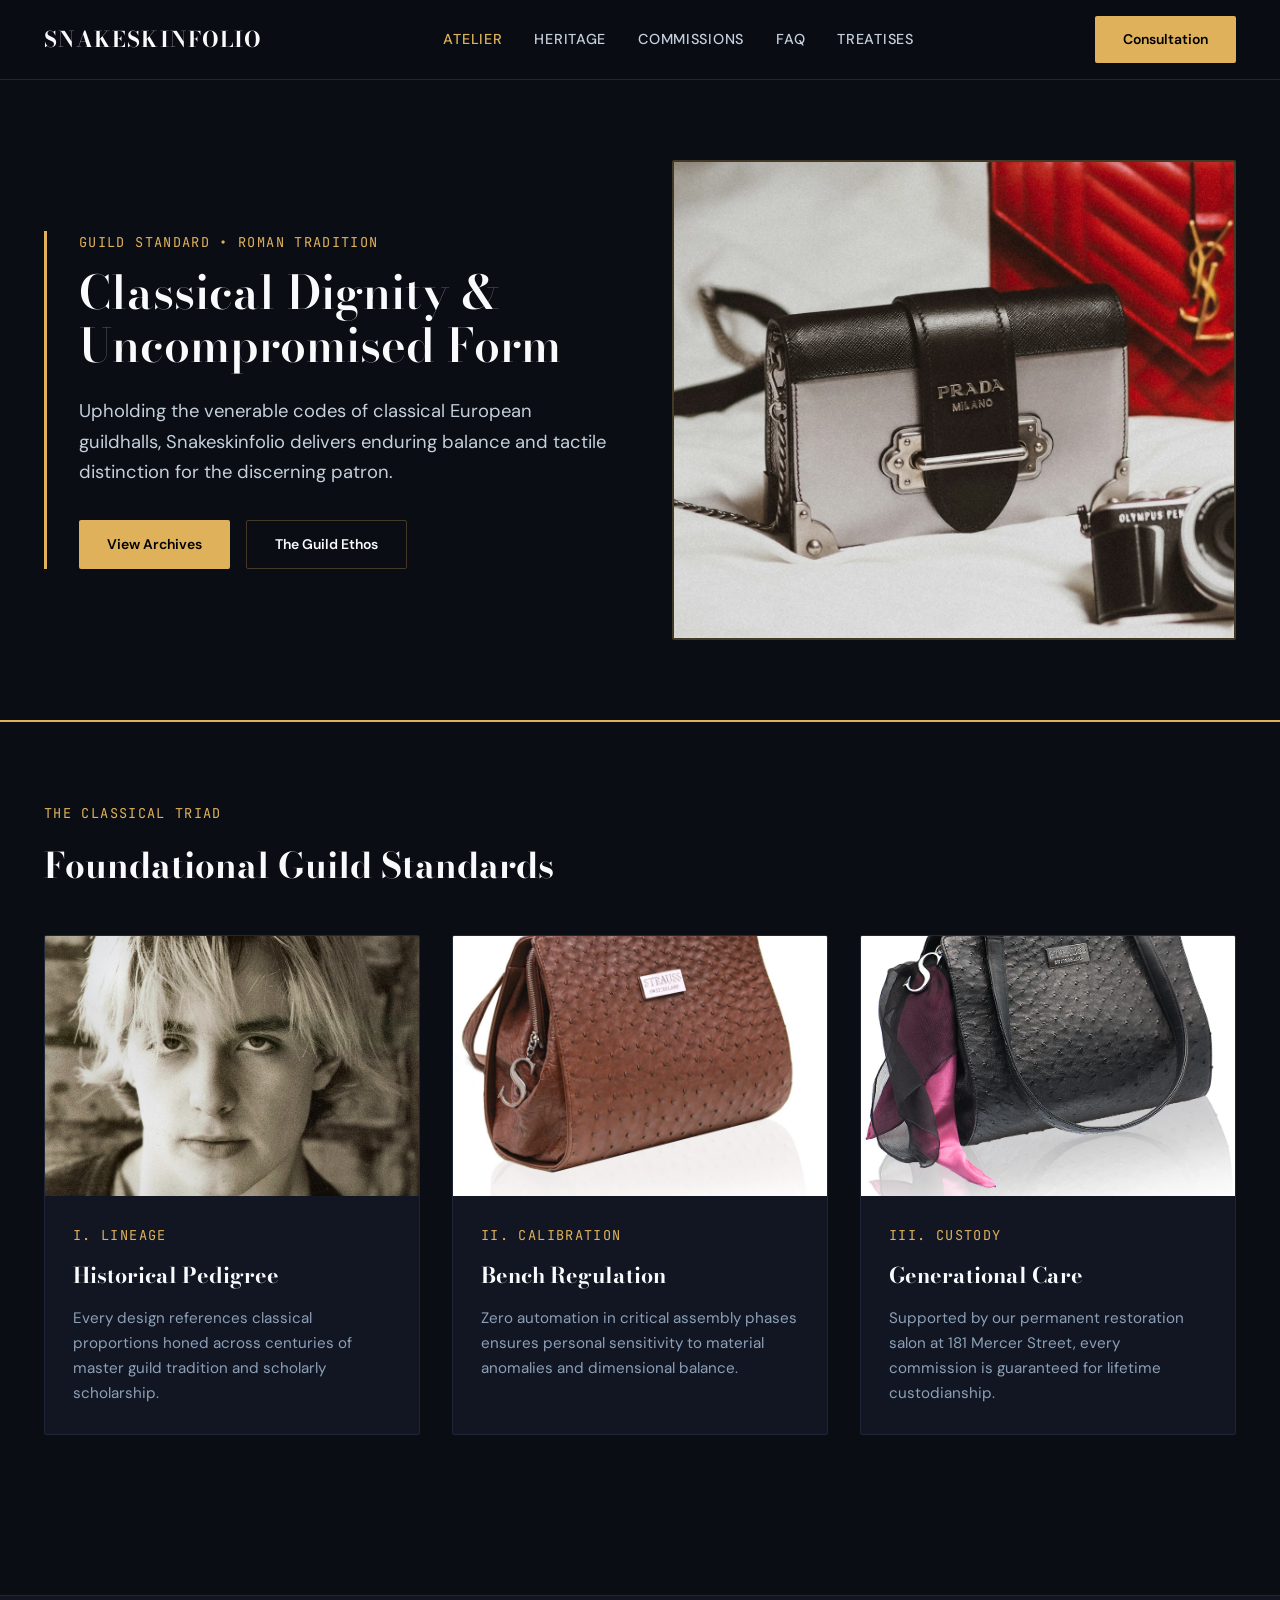
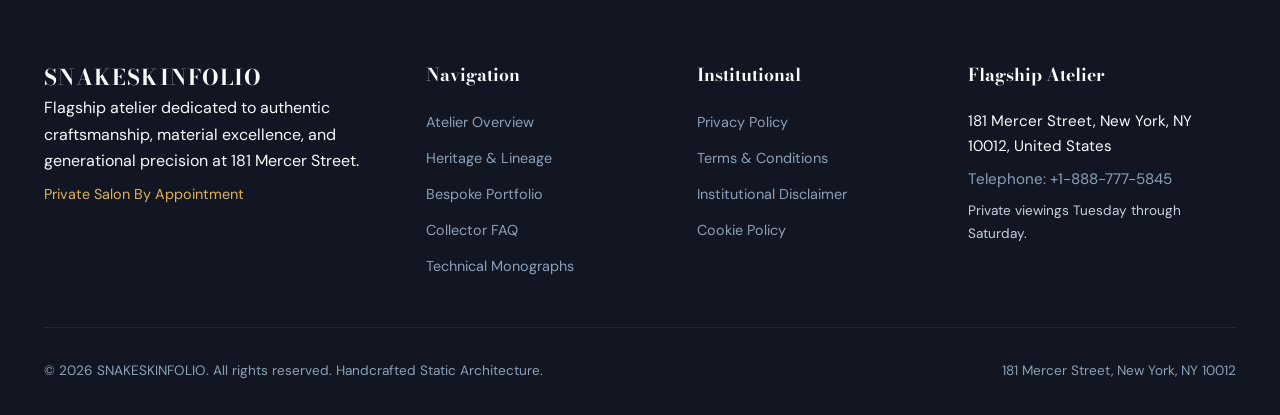
<file: index.html>
<!DOCTYPE html>
<html lang="en">
<head>
  <meta charset="UTF-8">
  <meta name="viewport" content="width=device-width, initial-scale=1.0">
  <title>SNAKESKINFOLIO | Flagship Atelier</title>
  <meta name="description" content="Discover Snakeskinfolio at 181 Mercer Street, NYC. Dedicated to Luxury Bag and artisanal excellence.">
  <link rel="preconnect" href="https://fonts.googleapis.com">
  <link rel="preconnect" href="https://fonts.gstatic.com" crossorigin>
  <link href="https://fonts.googleapis.com/css2?family=Bodoni+Moda:ital,opsz,wght@0,6..96,400..900;1,6..96,400..900&family=DM+Sans:ital,opsz,wght@0,9..40,300..700;1,9..40,300..700&family=JetBrains+Mono:wght@400;500&display=swap" rel="stylesheet">
  <link rel="stylesheet" href="assets/css/style.css">
  <script async src="https://www.googletagmanager.com/gtag/js?id=G-0LY0HY7L01"></script>
  <script>
    window.dataLayer = window.dataLayer || [];
    function gtag(){dataLayer.push(arguments);}
    gtag('js', new Date());
    gtag('config', 'G-0LY0HY7L01');
  </script>
</head>

<body>
<header class="site-header">
  <div class="container header-inner">
    <a href="index.html" class="brand-logo">SNAKESKINFOLIO</a>
    <ul class="nav-desktop">
      <li><a href="index.html" class="active">Atelier</a></li>
      <li><a href="about.html" class="">Heritage</a></li>
      <li><a href="services.html" class="">Commissions</a></li>
      <li><a href="faq.html" class="">FAQ</a></li>
      <li><a href="blog.html" class="">Treatises</a></li>
    </ul>
    <div style="display:flex; align-items:center; gap:1rem;">
      <a href="contact.html" class="btn-primary" style="display:inline-flex;">Consultation</a>
      <button class="drawer-toggle" id="drawer-toggle" aria-label="Toggle Navigation">&#9776;</button>
    </div>
  </div>
</header>
<div class="mobile-drawer" id="mobile-drawer">
  <a href="index.html">Atelier Home</a>
  <a href="about.html">Heritage & Philosophy</a>
  <a href="services.html">Bespoke Commissions</a>
  <a href="faq.html">Technical FAQ</a>
  <a href="blog.html">Research Treatises</a>
  <a href="contact.html">Private Consultation</a>
</div>

  <section class="hero" style="border-bottom:2px solid var(--accent-gold);">
    <div class="container" style="display:grid; grid-template-columns:1fr 1fr; gap:4rem; align-items:center;">
      <div style="border-left:3px solid var(--accent-gold); padding-left:2rem;">
        <span class="eyebrow">Guild Standard &bull; Roman Tradition</span>
        <h1 style="font-size:2.9rem;">Classical Dignity & Uncompromised Form</h1>
        <p style="font-size:1.15rem; color:var(--text-secondary); margin-bottom:2rem;">Upholding the venerable codes of classical European guildhalls, Snakeskinfolio delivers enduring balance and tactile distinction for the discerning patron.</p>
        <div style="display:flex; gap:1rem;">
          <a href="services.html" class="btn-primary">View Archives</a>
          <a href="about.html" class="btn-secondary">The Guild Ethos</a>
        </div>
      </div>
      <div>
        <img src="assets/images/terracotta_leather_crossbody_strap.jpg" alt="Terracotta calfskin crossbody bag with contrast stitching" style="border-radius:var(--radius-md); width:100%; height:480px; object-fit:cover; border:2px solid var(--border-strong);">
      </div>
    </div>
  </section>

  <section class="section-pad">
    <div class="container">
      <span class="eyebrow">The Classical Triad</span>
      <h2 style="font-family:var(--font-heading); font-size:2.2rem; margin-bottom:2.5rem;">Foundational Guild Standards</h2>
      <div class="grid-3">
        <div class="card">
          <img src="assets/images/artisan_detail_2.jpg" alt="Anno Birkin in April 1998.jpg">
          <div class="card-body">
            <span class="eyebrow">I. Lineage</span>
            <h3>Historical Pedigree</h3>
            <p>Every design references classical proportions honed across centuries of master guild tradition and scholarly scholarship.</p>
          </div>
        </div>
        <div class="card">
          <img src="assets/images/artisan_detail_3.jpg" alt="Bag «Classic» Braun.jpg">
          <div class="card-body">
            <span class="eyebrow">II. Calibration</span>
            <h3>Bench Regulation</h3>
            <p>Zero automation in critical assembly phases ensures personal sensitivity to material anomalies and dimensional balance.</p>
          </div>
        </div>
        <div class="card">
          <img src="assets/images/artisan_detail_4.jpg" alt="Bag «Classic» Schwarz..jpg">
          <div class="card-body">
            <span class="eyebrow">III. Custody</span>
            <h3>Generational Care</h3>
            <p>Supported by our permanent restoration salon at 181 Mercer Street, every commission is guaranteed for lifetime custodianship.</p>
          </div>
        </div>
      </div>
    </div>
  </section>
<footer class="site-footer">
  <div class="container">
    <div class="footer-grid">
      <div class="footer-brand">
        <span class="brand-logo">SNAKESKINFOLIO</span>
        <p>Flagship atelier dedicated to authentic craftsmanship, material excellence, and generational precision at 181 Mercer Street.</p>
        <p style="color:var(--accent-gold); font-size:0.9rem; margin-top:0.5rem;">Private Salon By Appointment</p>
      </div>
      <div class="footer-col">
        <h4>Navigation</h4>
        <ul>
          <li><a href="index.html">Atelier Overview</a></li>
          <li><a href="about.html">Heritage & Lineage</a></li>
          <li><a href="services.html">Bespoke Portfolio</a></li>
          <li><a href="faq.html">Collector FAQ</a></li>
          <li><a href="blog.html">Technical Monographs</a></li>
        </ul>
      </div>
      <div class="footer-col">
        <h4>Institutional</h4>
        <ul>
          <li><a href="privacy-policy.html">Privacy Policy</a></li>
          <li><a href="terms-and-conditions.html">Terms & Conditions</a></li>
          <li><a href="disclaimer.html">Institutional Disclaimer</a></li>
          <li><a href="cookie-policy.html">Cookie Policy</a></li>
        </ul>
      </div>
      <div class="footer-col">
        <h4>Flagship Atelier</h4>
        <p style="color:var(--text-primary); font-size:0.95rem; margin-bottom:0.5rem;">181 Mercer Street, New York, NY 10012, United States</p>
        <p style="color:var(--text-muted); font-size:0.95rem; margin-bottom:0.5rem;">Telephone: +1-888-777-5845</p>
        <p style="color:var(--text-secondary); font-size:0.85rem;">Private viewings Tuesday through Saturday.</p>
      </div>
    </div>
    <div class="footer-bottom">
      <span>&copy; 2026 SNAKESKINFOLIO. All rights reserved. Handcrafted Static Architecture.</span>
      <span>181 Mercer Street, New York, NY 10012</span>
    </div>
  </div>
</footer>
<script src="assets/js/main.js"></script>
</body>
</html>
</file>
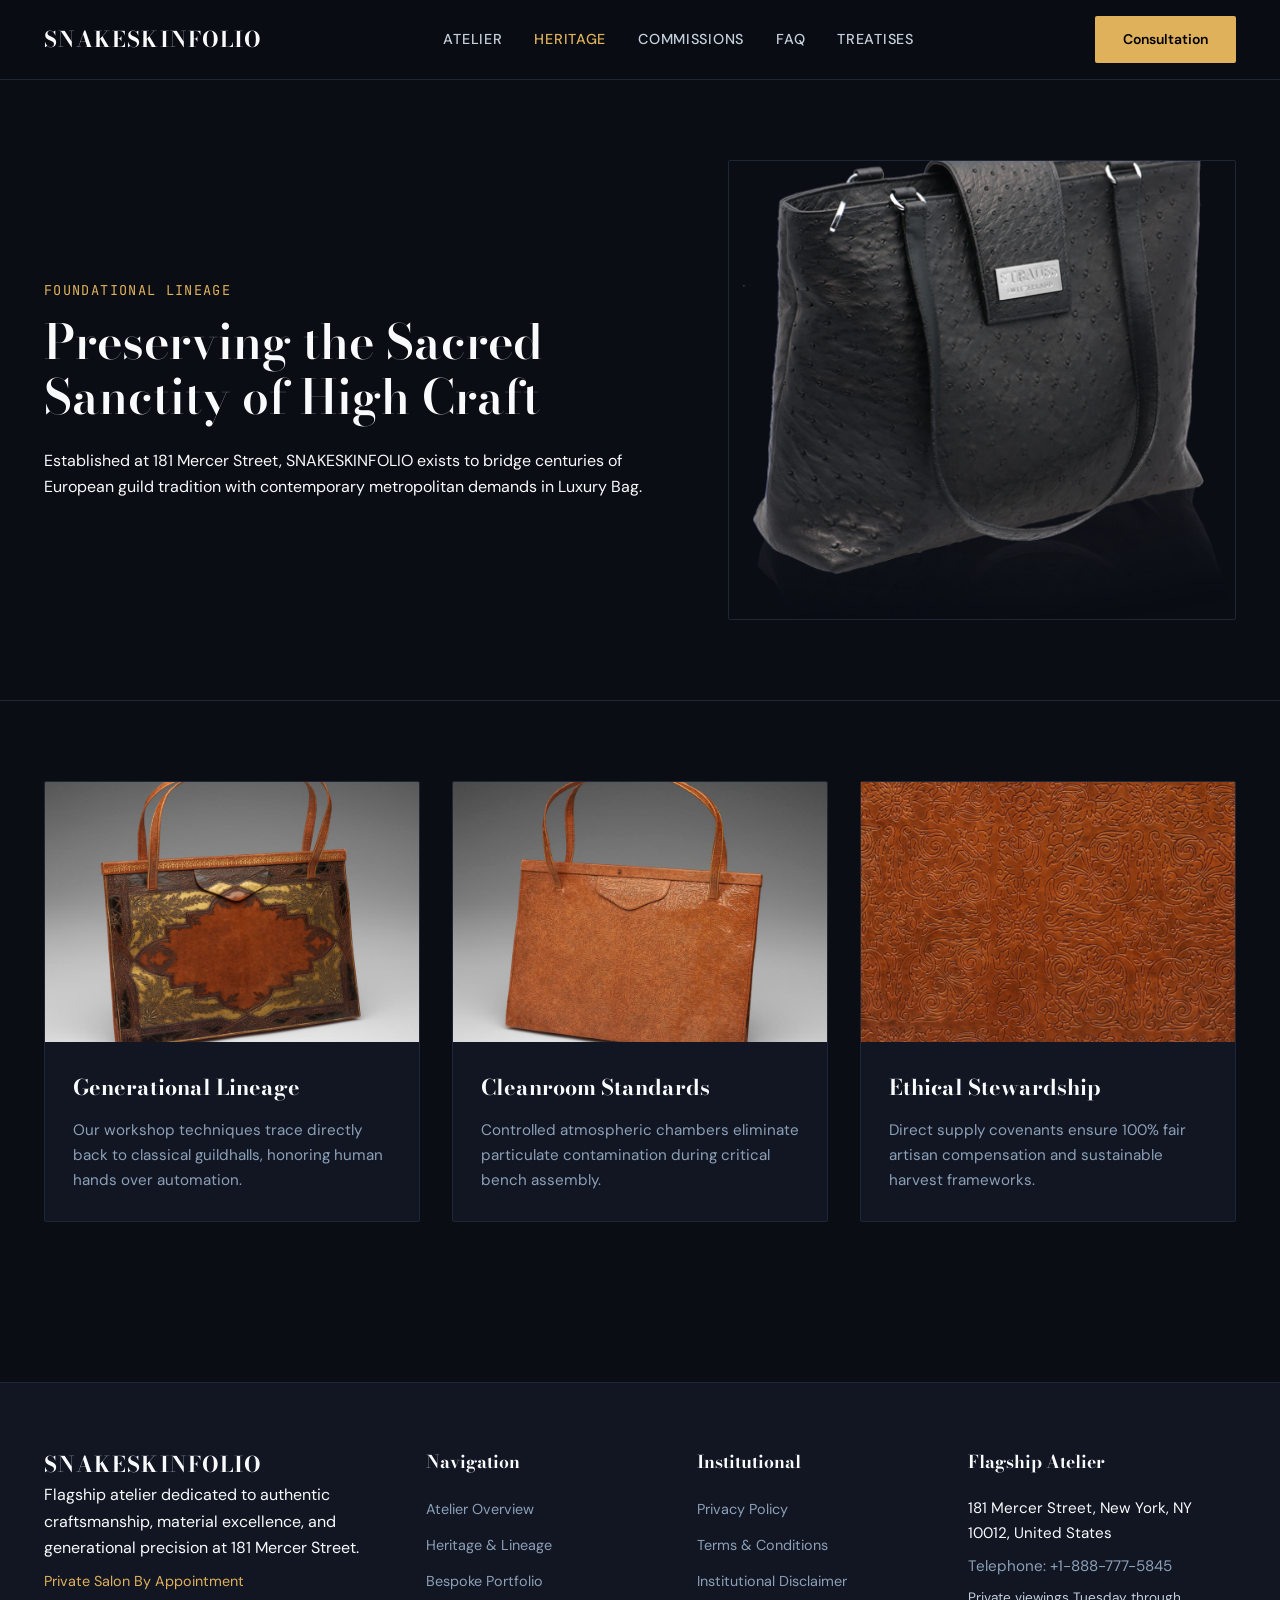
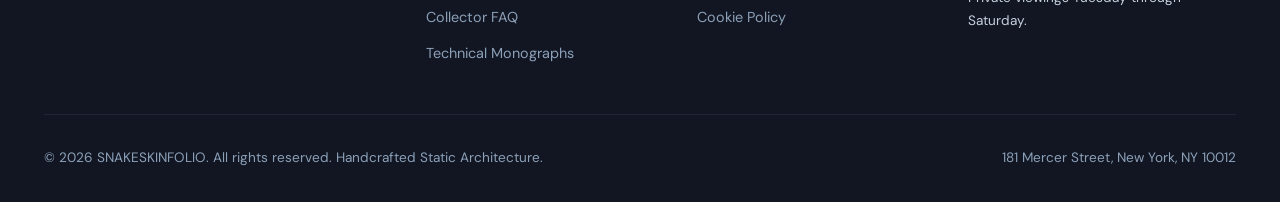
<file: about.html>
<!DOCTYPE html>
<html lang="en">
<head>
  <meta charset="UTF-8">
  <meta name="viewport" content="width=device-width, initial-scale=1.0">
  <title>Heritage & Philosophy | Snakeskinfolio</title>
  <meta name="description" content="Explore the foundational lineage and ethos of Snakeskinfolio at 181 Mercer Street, New York.">
  <link rel="preconnect" href="https://fonts.googleapis.com">
  <link rel="preconnect" href="https://fonts.gstatic.com" crossorigin>
  <link href="https://fonts.googleapis.com/css2?family=Bodoni+Moda:ital,opsz,wght@0,6..96,400..900;1,6..96,400..900&family=DM+Sans:ital,opsz,wght@0,9..40,300..700;1,9..40,300..700&family=JetBrains+Mono:wght@400;500&display=swap" rel="stylesheet">
  <link rel="stylesheet" href="assets/css/style.css">
  <script async src="https://www.googletagmanager.com/gtag/js?id=G-0LY0HY7L01"></script>
  <script>
    window.dataLayer = window.dataLayer || [];
    function gtag(){dataLayer.push(arguments);}
    gtag('js', new Date());
    gtag('config', 'G-0LY0HY7L01');
  </script>
</head>

<body>
<header class="site-header">
  <div class="container header-inner">
    <a href="index.html" class="brand-logo">SNAKESKINFOLIO</a>
    <ul class="nav-desktop">
      <li><a href="index.html" class="">Atelier</a></li>
      <li><a href="about.html" class="active">Heritage</a></li>
      <li><a href="services.html" class="">Commissions</a></li>
      <li><a href="faq.html" class="">FAQ</a></li>
      <li><a href="blog.html" class="">Treatises</a></li>
    </ul>
    <div style="display:flex; align-items:center; gap:1rem;">
      <a href="contact.html" class="btn-primary" style="display:inline-flex;">Consultation</a>
      <button class="drawer-toggle" id="drawer-toggle" aria-label="Toggle Navigation">&#9776;</button>
    </div>
  </div>
</header>
<div class="mobile-drawer" id="mobile-drawer">
  <a href="index.html">Atelier Home</a>
  <a href="about.html">Heritage & Philosophy</a>
  <a href="services.html">Bespoke Commissions</a>
  <a href="faq.html">Technical FAQ</a>
  <a href="blog.html">Research Treatises</a>
  <a href="contact.html">Private Consultation</a>
</div>
  <section class="hero">
    <div class="container" style="display:grid; grid-template-columns:1.1fr 0.9fr; gap:4rem; align-items:center;">
      <div>
        <span class="eyebrow">Foundational Lineage</span>
        <h1>Preserving the Sacred Sanctity of High Craft</h1>
        <p>Established at 181 Mercer Street, SNAKESKINFOLIO exists to bridge centuries of European guild tradition with contemporary metropolitan demands in Luxury Bag.</p>
      </div>
      <div>
        <img src="assets/images/artisan_detail_5.jpg" alt="Bag «Style» Schwarz.png" style="border-radius:var(--radius-md); width:100%; height:460px; object-fit:cover; border:1px solid var(--border-subtle);">
      </div>
    </div>
  </section>
  <section class="section-pad">
    <div class="container">
      <div class="grid-3">
        <div class="card">
          <img src="assets/images/artisan_detail_6.jpg" alt="Benches in Birkin   geograph.org.uk   7496883.jpg">
          <div class="card-body">
            <h3>Generational Lineage</h3>
            <p>Our workshop techniques trace directly back to classical guildhalls, honoring human hands over automation.</p>
          </div>
        </div>
        <div class="card">
          <img src="assets/images/artisan_detail_7.jpg" alt="Birkin, Drain next to Birkin Lane, outflow control   geograp">
          <div class="card-body">
            <h3>Cleanroom Standards</h3>
            <p>Controlled atmospheric chambers eliminate particulate contamination during critical bench assembly.</p>
          </div>
        </div>
        <div class="card">
          <img src="assets/images/artisan_detail_8.jpg" alt="Birkin, Drain next to Birkin Lane   geograph.org.uk   593042">
          <div class="card-body">
            <h3>Ethical Stewardship</h3>
            <p>Direct supply covenants ensure 100% fair artisan compensation and sustainable harvest frameworks.</p>
          </div>
        </div>
      </div>
    </div>
  </section>
<footer class="site-footer">
  <div class="container">
    <div class="footer-grid">
      <div class="footer-brand">
        <span class="brand-logo">SNAKESKINFOLIO</span>
        <p>Flagship atelier dedicated to authentic craftsmanship, material excellence, and generational precision at 181 Mercer Street.</p>
        <p style="color:var(--accent-gold); font-size:0.9rem; margin-top:0.5rem;">Private Salon By Appointment</p>
      </div>
      <div class="footer-col">
        <h4>Navigation</h4>
        <ul>
          <li><a href="index.html">Atelier Overview</a></li>
          <li><a href="about.html">Heritage & Lineage</a></li>
          <li><a href="services.html">Bespoke Portfolio</a></li>
          <li><a href="faq.html">Collector FAQ</a></li>
          <li><a href="blog.html">Technical Monographs</a></li>
        </ul>
      </div>
      <div class="footer-col">
        <h4>Institutional</h4>
        <ul>
          <li><a href="privacy-policy.html">Privacy Policy</a></li>
          <li><a href="terms-and-conditions.html">Terms & Conditions</a></li>
          <li><a href="disclaimer.html">Institutional Disclaimer</a></li>
          <li><a href="cookie-policy.html">Cookie Policy</a></li>
        </ul>
      </div>
      <div class="footer-col">
        <h4>Flagship Atelier</h4>
        <p style="color:var(--text-primary); font-size:0.95rem; margin-bottom:0.5rem;">181 Mercer Street, New York, NY 10012, United States</p>
        <p style="color:var(--text-muted); font-size:0.95rem; margin-bottom:0.5rem;">Telephone: +1-888-777-5845</p>
        <p style="color:var(--text-secondary); font-size:0.85rem;">Private viewings Tuesday through Saturday.</p>
      </div>
    </div>
    <div class="footer-bottom">
      <span>&copy; 2026 SNAKESKINFOLIO. All rights reserved. Handcrafted Static Architecture.</span>
      <span>181 Mercer Street, New York, NY 10012</span>
    </div>
  </div>
</footer>
<script src="assets/js/main.js"></script>
</body>
</html>
</file>
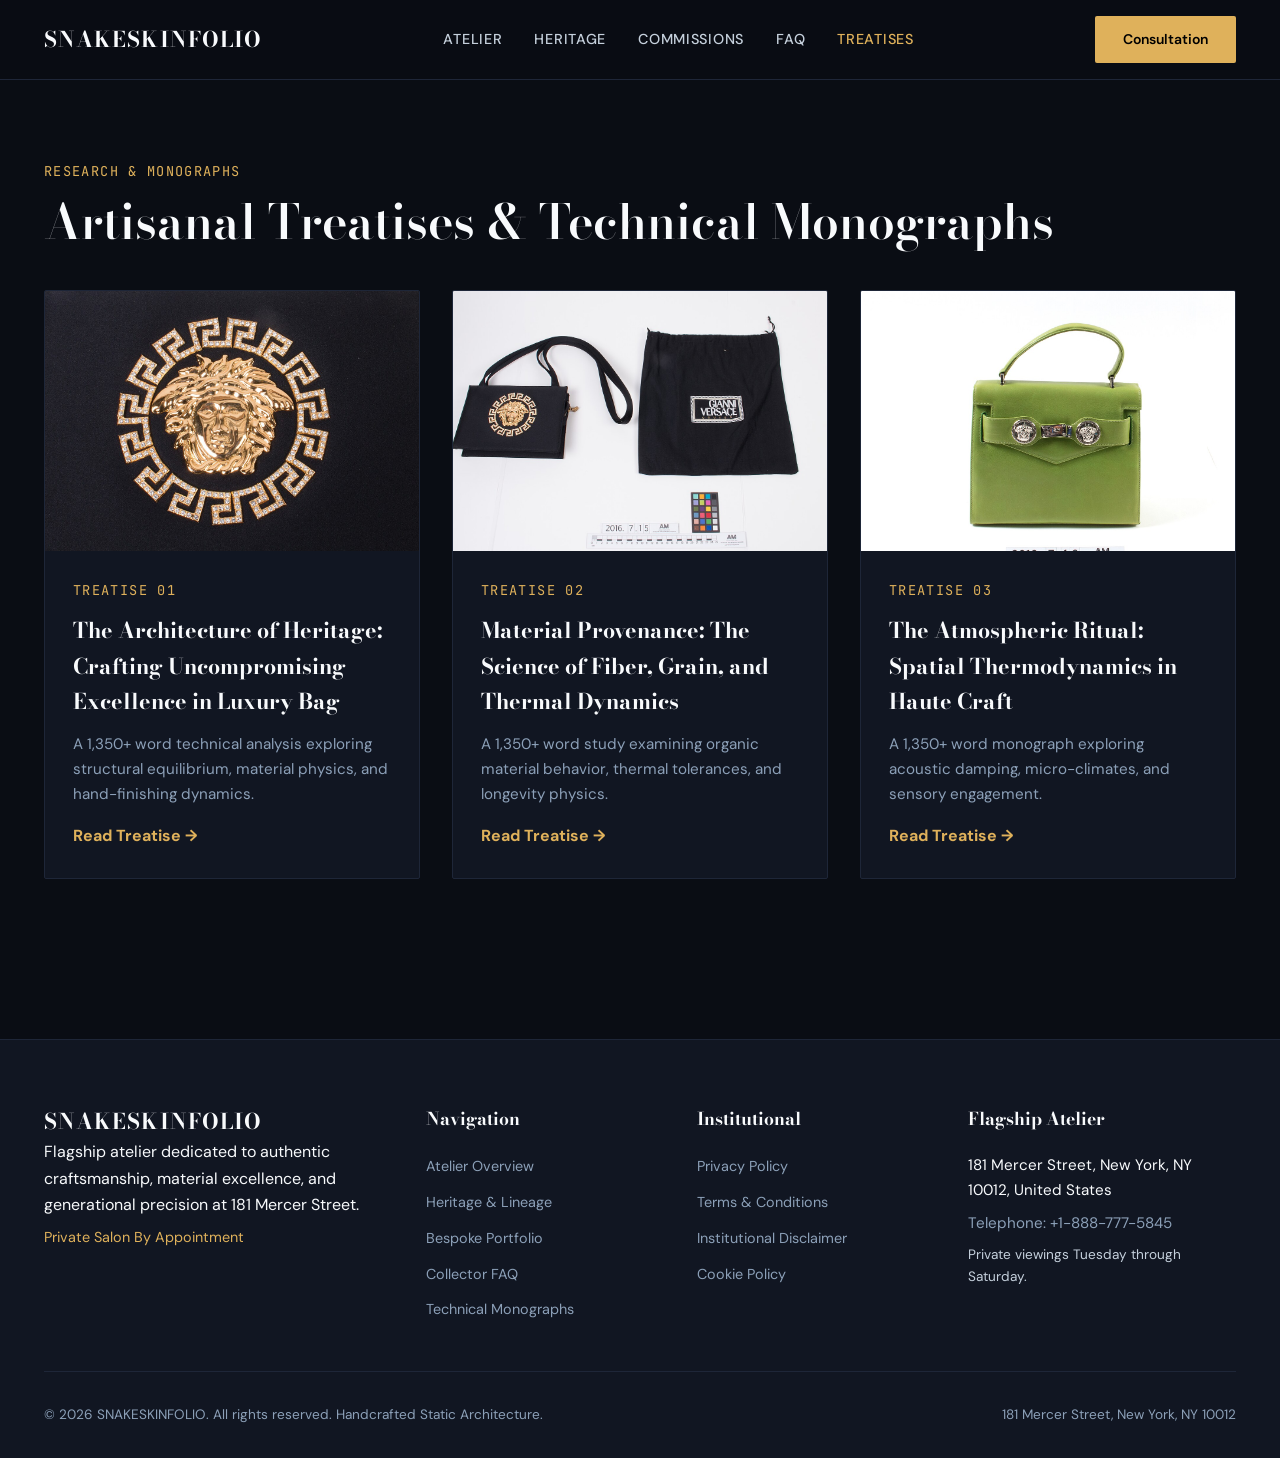
<file: blog.html>
<!DOCTYPE html>
<html lang="en">
<head>
  <meta charset="UTF-8">
  <meta name="viewport" content="width=device-width, initial-scale=1.0">
  <title>Technical Monograph Journal | Snakeskinfolio</title>
  <meta name="description" content="Read peer-reviewed technical treatises on Luxury Bag craftsmanship, material science, and bench physics.">
  <link rel="preconnect" href="https://fonts.googleapis.com">
  <link rel="preconnect" href="https://fonts.gstatic.com" crossorigin>
  <link href="https://fonts.googleapis.com/css2?family=Bodoni+Moda:ital,opsz,wght@0,6..96,400..900;1,6..96,400..900&family=DM+Sans:ital,opsz,wght@0,9..40,300..700;1,9..40,300..700&family=JetBrains+Mono:wght@400;500&display=swap" rel="stylesheet">
  <link rel="stylesheet" href="assets/css/style.css">
  <script async src="https://www.googletagmanager.com/gtag/js?id=G-0LY0HY7L01"></script>
  <script>
    window.dataLayer = window.dataLayer || [];
    function gtag(){dataLayer.push(arguments);}
    gtag('js', new Date());
    gtag('config', 'G-0LY0HY7L01');
  </script>
</head>

<body>
<header class="site-header">
  <div class="container header-inner">
    <a href="index.html" class="brand-logo">SNAKESKINFOLIO</a>
    <ul class="nav-desktop">
      <li><a href="index.html" class="">Atelier</a></li>
      <li><a href="about.html" class="">Heritage</a></li>
      <li><a href="services.html" class="">Commissions</a></li>
      <li><a href="faq.html" class="">FAQ</a></li>
      <li><a href="blog.html" class="active">Treatises</a></li>
    </ul>
    <div style="display:flex; align-items:center; gap:1rem;">
      <a href="contact.html" class="btn-primary" style="display:inline-flex;">Consultation</a>
      <button class="drawer-toggle" id="drawer-toggle" aria-label="Toggle Navigation">&#9776;</button>
    </div>
  </div>
</header>
<div class="mobile-drawer" id="mobile-drawer">
  <a href="index.html">Atelier Home</a>
  <a href="about.html">Heritage & Philosophy</a>
  <a href="services.html">Bespoke Commissions</a>
  <a href="faq.html">Technical FAQ</a>
  <a href="blog.html">Research Treatises</a>
  <a href="contact.html">Private Consultation</a>
</div>
  <section class="section-pad">
    <div class="container">
      <span class="eyebrow">Research & Monographs</span>
      <h1 style="margin-bottom:2.5rem;">Artisanal Treatises & Technical Monographs</h1>
      <div class="grid-3">
        <div class="card">
          <img src="assets/images/artisan_detail_13.jpg" alt="Birkin Grange, Birkin   geograph.org.uk   2155437.jpg">
          <div class="card-body">
            <span class="eyebrow">Treatise 01</span>
            <h3><a href="blog/blog-1.html">The Architecture of Heritage: Crafting Uncompromising Excellence in Luxury Bag</a></h3>
            <p>A 1,350+ word technical analysis exploring structural equilibrium, material physics, and hand-finishing dynamics.</p>
            <a href="blog/blog-1.html" style="font-weight:700; color:var(--accent-gold); display:inline-block; margin-top:1rem;">Read Treatise &rarr;</a>
          </div>
        </div>
        <div class="card">
          <img src="assets/images/artisan_detail_14.jpg" alt="Birkin Grange.jpg">
          <div class="card-body">
            <span class="eyebrow">Treatise 02</span>
            <h3><a href="blog/blog-2.html">Material Provenance: The Science of Fiber, Grain, and Thermal Dynamics</a></h3>
            <p>A 1,350+ word study examining organic material behavior, thermal tolerances, and longevity physics.</p>
            <a href="blog/blog-2.html" style="font-weight:700; color:var(--accent-gold); display:inline-block; margin-top:1rem;">Read Treatise &rarr;</a>
          </div>
        </div>
        <div class="card">
          <img src="assets/images/artisan_detail_15.jpg" alt="Birkin House.jpg">
          <div class="card-body">
            <span class="eyebrow">Treatise 03</span>
            <h3><a href="blog/blog-3.html">The Atmospheric Ritual: Spatial Thermodynamics in Haute Craft</a></h3>
            <p>A 1,350+ word monograph exploring acoustic damping, micro-climates, and sensory engagement.</p>
            <a href="blog/blog-3.html" style="font-weight:700; color:var(--accent-gold); display:inline-block; margin-top:1rem;">Read Treatise &rarr;</a>
          </div>
        </div>
      </div>
    </div>
  </section>
<footer class="site-footer">
  <div class="container">
    <div class="footer-grid">
      <div class="footer-brand">
        <span class="brand-logo">SNAKESKINFOLIO</span>
        <p>Flagship atelier dedicated to authentic craftsmanship, material excellence, and generational precision at 181 Mercer Street.</p>
        <p style="color:var(--accent-gold); font-size:0.9rem; margin-top:0.5rem;">Private Salon By Appointment</p>
      </div>
      <div class="footer-col">
        <h4>Navigation</h4>
        <ul>
          <li><a href="index.html">Atelier Overview</a></li>
          <li><a href="about.html">Heritage & Lineage</a></li>
          <li><a href="services.html">Bespoke Portfolio</a></li>
          <li><a href="faq.html">Collector FAQ</a></li>
          <li><a href="blog.html">Technical Monographs</a></li>
        </ul>
      </div>
      <div class="footer-col">
        <h4>Institutional</h4>
        <ul>
          <li><a href="privacy-policy.html">Privacy Policy</a></li>
          <li><a href="terms-and-conditions.html">Terms & Conditions</a></li>
          <li><a href="disclaimer.html">Institutional Disclaimer</a></li>
          <li><a href="cookie-policy.html">Cookie Policy</a></li>
        </ul>
      </div>
      <div class="footer-col">
        <h4>Flagship Atelier</h4>
        <p style="color:var(--text-primary); font-size:0.95rem; margin-bottom:0.5rem;">181 Mercer Street, New York, NY 10012, United States</p>
        <p style="color:var(--text-muted); font-size:0.95rem; margin-bottom:0.5rem;">Telephone: +1-888-777-5845</p>
        <p style="color:var(--text-secondary); font-size:0.85rem;">Private viewings Tuesday through Saturday.</p>
      </div>
    </div>
    <div class="footer-bottom">
      <span>&copy; 2026 SNAKESKINFOLIO. All rights reserved. Handcrafted Static Architecture.</span>
      <span>181 Mercer Street, New York, NY 10012</span>
    </div>
  </div>
</footer>
<script src="assets/js/main.js"></script>
</body>
</html>
</file>
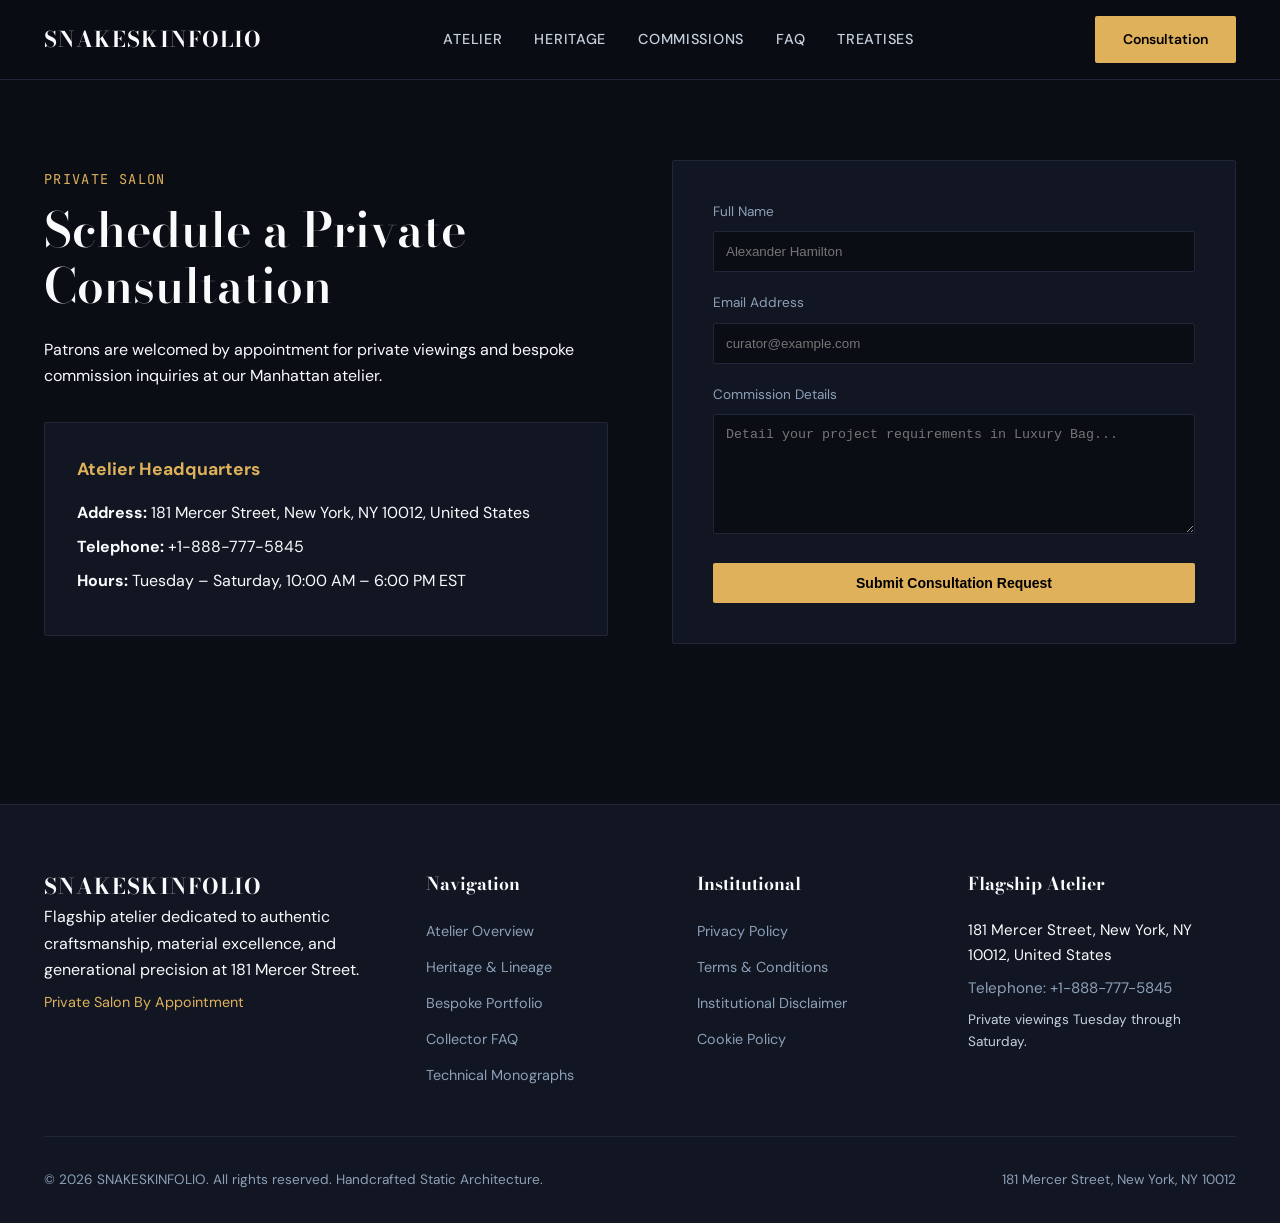
<file: contact.html>
<!DOCTYPE html>
<html lang="en">
<head>
  <meta charset="UTF-8">
  <meta name="viewport" content="width=device-width, initial-scale=1.0">
  <title>Salon Consultation & Inquiries | Snakeskinfolio</title>
  <meta name="description" content="Contact Snakeskinfolio at 181 Mercer Street, New York, NY 10012 or call +1-888-777-5845.">
  <link rel="preconnect" href="https://fonts.googleapis.com">
  <link rel="preconnect" href="https://fonts.gstatic.com" crossorigin>
  <link href="https://fonts.googleapis.com/css2?family=Bodoni+Moda:ital,opsz,wght@0,6..96,400..900;1,6..96,400..900&family=DM+Sans:ital,opsz,wght@0,9..40,300..700;1,9..40,300..700&family=JetBrains+Mono:wght@400;500&display=swap" rel="stylesheet">
  <link rel="stylesheet" href="assets/css/style.css">
  <script async src="https://www.googletagmanager.com/gtag/js?id=G-0LY0HY7L01"></script>
  <script>
    window.dataLayer = window.dataLayer || [];
    function gtag(){dataLayer.push(arguments);}
    gtag('js', new Date());
    gtag('config', 'G-0LY0HY7L01');
  </script>
</head>

<body>
<header class="site-header">
  <div class="container header-inner">
    <a href="index.html" class="brand-logo">SNAKESKINFOLIO</a>
    <ul class="nav-desktop">
      <li><a href="index.html" class="">Atelier</a></li>
      <li><a href="about.html" class="">Heritage</a></li>
      <li><a href="services.html" class="">Commissions</a></li>
      <li><a href="faq.html" class="">FAQ</a></li>
      <li><a href="blog.html" class="">Treatises</a></li>
    </ul>
    <div style="display:flex; align-items:center; gap:1rem;">
      <a href="contact.html" class="btn-primary" style="display:inline-flex;">Consultation</a>
      <button class="drawer-toggle" id="drawer-toggle" aria-label="Toggle Navigation">&#9776;</button>
    </div>
  </div>
</header>
<div class="mobile-drawer" id="mobile-drawer">
  <a href="index.html">Atelier Home</a>
  <a href="about.html">Heritage & Philosophy</a>
  <a href="services.html">Bespoke Commissions</a>
  <a href="faq.html">Technical FAQ</a>
  <a href="blog.html">Research Treatises</a>
  <a href="contact.html">Private Consultation</a>
</div>
  <section class="section-pad">
    <div class="container" style="display:grid; grid-template-columns:1fr 1fr; gap:4rem; align-items:center;">
      <div>
        <span class="eyebrow">Private Salon</span>
        <h1>Schedule a Private Consultation</h1>
        <p>Patrons are welcomed by appointment for private viewings and bespoke commission inquiries at our Manhattan atelier.</p>
        <div style="background:var(--bg-surface); padding:2rem; border-radius:var(--radius-md); border:1px solid var(--border-subtle); margin-top:2rem;">
          <h4 style="color:var(--accent-gold); font-size:1.1rem; margin-bottom:1rem;">Atelier Headquarters</h4>
          <p style="margin-bottom:0.5rem;"><strong>Address:</strong> 181 Mercer Street, New York, NY 10012, United States</p>
          <p style="margin-bottom:0.5rem;"><strong>Telephone:</strong> +1-888-777-5845</p>
          <p style="margin-bottom:0.5rem;"><strong>Hours:</strong> Tuesday &ndash; Saturday, 10:00 AM &ndash; 6:00 PM EST</p>
        </div>
      </div>
      <div>
        <form style="background:var(--bg-surface); padding:2.5rem; border-radius:var(--radius-md); border:1px solid var(--border-subtle); display:flex; flex-direction:column; gap:1.25rem;">
          <div>
            <label style="display:block; font-size:0.85rem; margin-bottom:0.5rem; color:var(--text-muted);">Full Name</label>
            <input type="text" style="width:100%; padding:0.75rem; background:var(--bg-primary); border:1px solid var(--border-subtle); border-radius:var(--radius-sm); color:var(--text-primary);" placeholder="Alexander Hamilton" required>
          </div>
          <div>
            <label style="display:block; font-size:0.85rem; margin-bottom:0.5rem; color:var(--text-muted);">Email Address</label>
            <input type="email" style="width:100%; padding:0.75rem; background:var(--bg-primary); border:1px solid var(--border-subtle); border-radius:var(--radius-sm); color:var(--text-primary);" placeholder="curator@example.com" required>
          </div>
          <div>
            <label style="display:block; font-size:0.85rem; margin-bottom:0.5rem; color:var(--text-muted);">Commission Details</label>
            <textarea style="width:100%; height:120px; padding:0.75rem; background:var(--bg-primary); border:1px solid var(--border-subtle); border-radius:var(--radius-sm); color:var(--text-primary);" placeholder="Detail your project requirements in Luxury Bag..."></textarea>
          </div>
          <button type="button" class="btn-primary" style="width:100%;">Submit Consultation Request</button>
        </form>
      </div>
    </div>
  </section>
<footer class="site-footer">
  <div class="container">
    <div class="footer-grid">
      <div class="footer-brand">
        <span class="brand-logo">SNAKESKINFOLIO</span>
        <p>Flagship atelier dedicated to authentic craftsmanship, material excellence, and generational precision at 181 Mercer Street.</p>
        <p style="color:var(--accent-gold); font-size:0.9rem; margin-top:0.5rem;">Private Salon By Appointment</p>
      </div>
      <div class="footer-col">
        <h4>Navigation</h4>
        <ul>
          <li><a href="index.html">Atelier Overview</a></li>
          <li><a href="about.html">Heritage & Lineage</a></li>
          <li><a href="services.html">Bespoke Portfolio</a></li>
          <li><a href="faq.html">Collector FAQ</a></li>
          <li><a href="blog.html">Technical Monographs</a></li>
        </ul>
      </div>
      <div class="footer-col">
        <h4>Institutional</h4>
        <ul>
          <li><a href="privacy-policy.html">Privacy Policy</a></li>
          <li><a href="terms-and-conditions.html">Terms & Conditions</a></li>
          <li><a href="disclaimer.html">Institutional Disclaimer</a></li>
          <li><a href="cookie-policy.html">Cookie Policy</a></li>
        </ul>
      </div>
      <div class="footer-col">
        <h4>Flagship Atelier</h4>
        <p style="color:var(--text-primary); font-size:0.95rem; margin-bottom:0.5rem;">181 Mercer Street, New York, NY 10012, United States</p>
        <p style="color:var(--text-muted); font-size:0.95rem; margin-bottom:0.5rem;">Telephone: +1-888-777-5845</p>
        <p style="color:var(--text-secondary); font-size:0.85rem;">Private viewings Tuesday through Saturday.</p>
      </div>
    </div>
    <div class="footer-bottom">
      <span>&copy; 2026 SNAKESKINFOLIO. All rights reserved. Handcrafted Static Architecture.</span>
      <span>181 Mercer Street, New York, NY 10012</span>
    </div>
  </div>
</footer>
<script src="assets/js/main.js"></script>
</body>
</html>
</file>
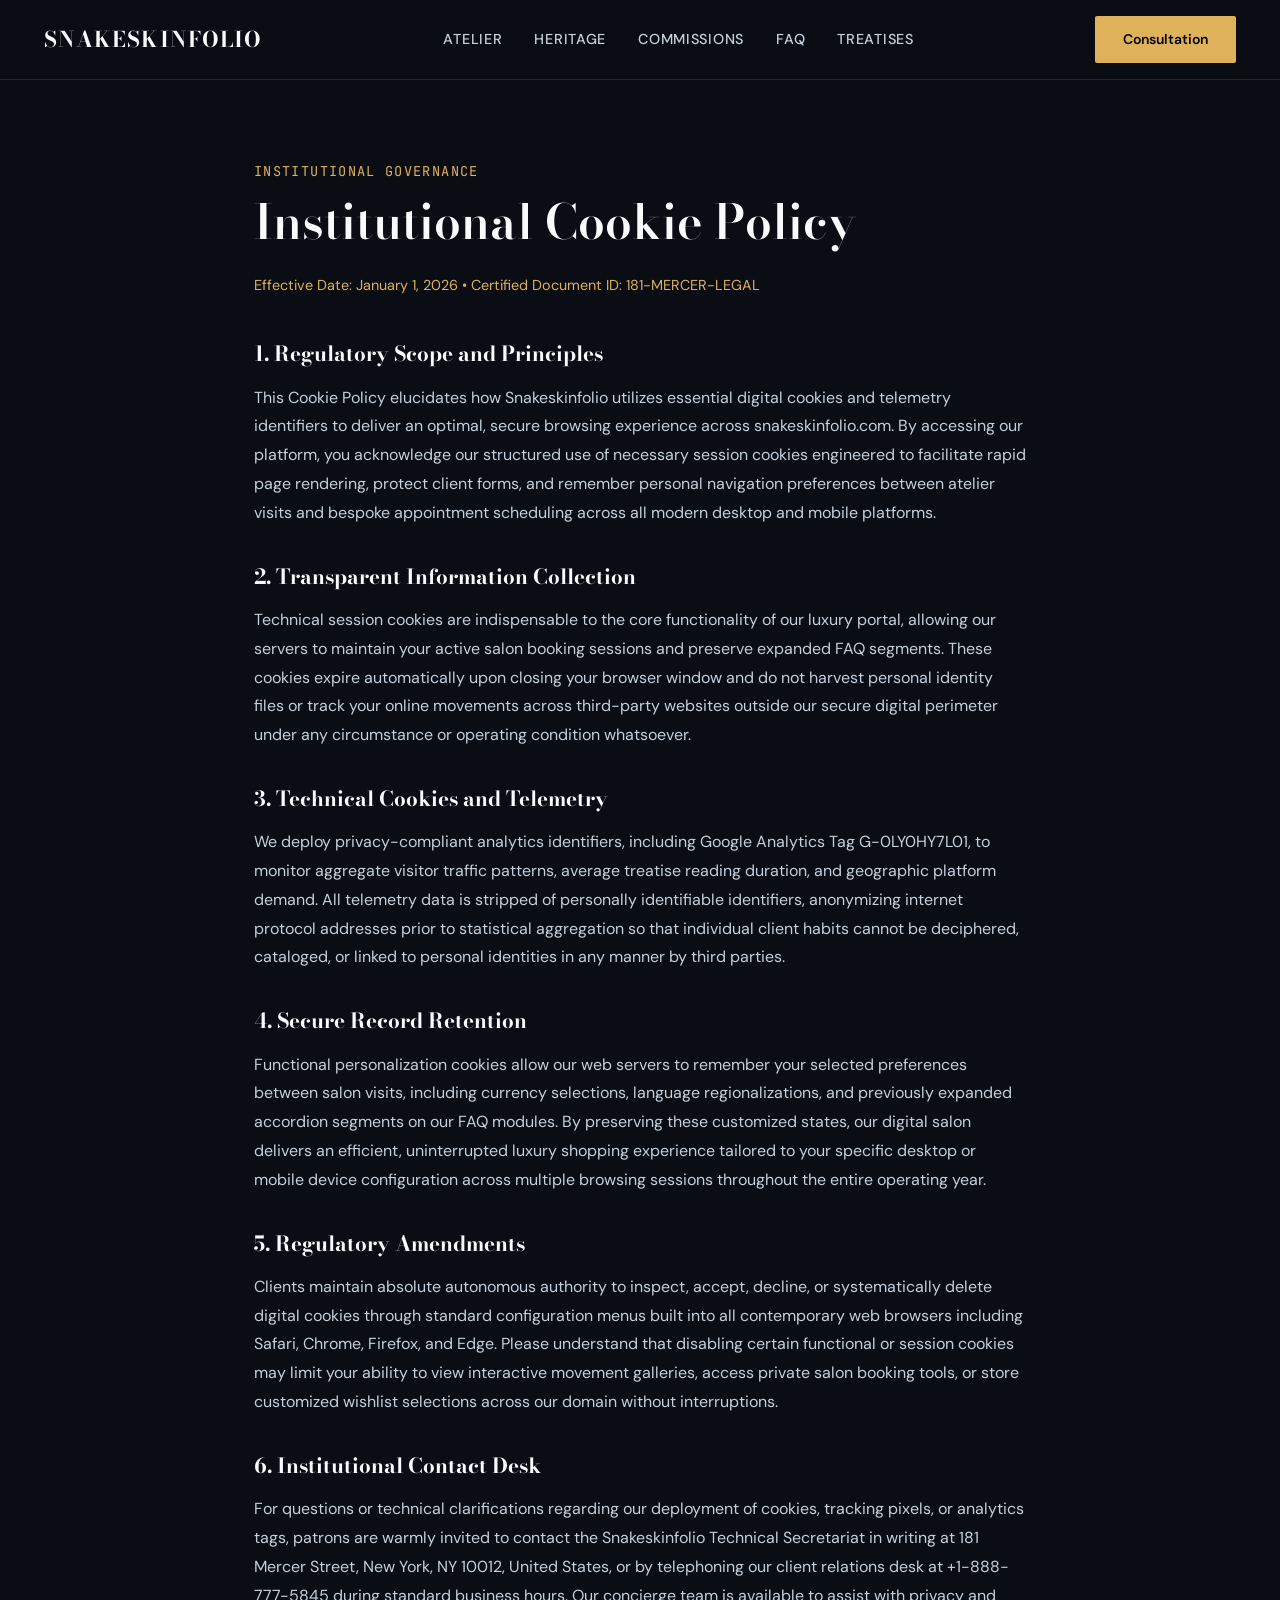
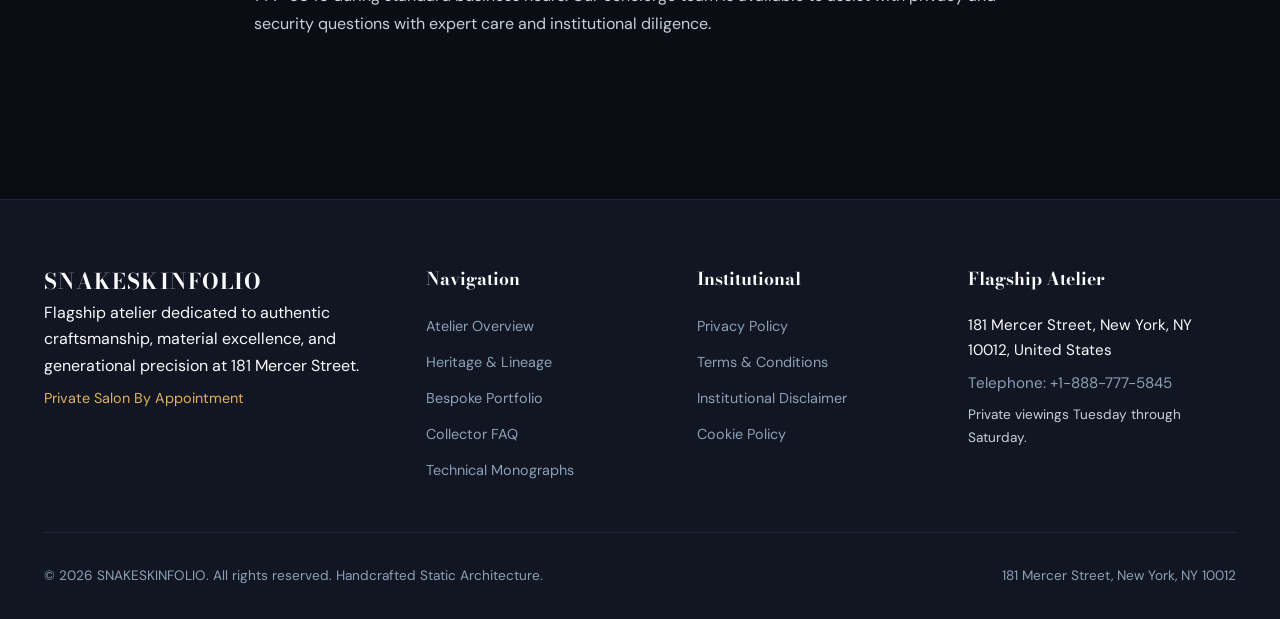
<file: cookie-policy.html>
<!DOCTYPE html>
<html lang="en">
<head>
  <meta charset="UTF-8">
  <meta name="viewport" content="width=device-width, initial-scale=1.0">
  <title>Cookie Policy | Snakeskinfolio</title>
  <meta name="description" content="Institutional Cookie Policy for Snakeskinfolio at 181 Mercer Street, New York, NY 10012.">
  <link rel="preconnect" href="https://fonts.googleapis.com">
  <link rel="preconnect" href="https://fonts.gstatic.com" crossorigin>
  <link href="https://fonts.googleapis.com/css2?family=Bodoni+Moda:ital,opsz,wght@0,6..96,400..900;1,6..96,400..900&family=DM+Sans:ital,opsz,wght@0,9..40,300..700;1,9..40,300..700&family=JetBrains+Mono:wght@400;500&display=swap" rel="stylesheet">
  <link rel="stylesheet" href="assets/css/style.css">
  <script async src="https://www.googletagmanager.com/gtag/js?id=G-0LY0HY7L01"></script>
  <script>
    window.dataLayer = window.dataLayer || [];
    function gtag(){dataLayer.push(arguments);}
    gtag('js', new Date());
    gtag('config', 'G-0LY0HY7L01');
  </script>
</head>

<body>
<header class="site-header">
  <div class="container header-inner">
    <a href="index.html" class="brand-logo">SNAKESKINFOLIO</a>
    <ul class="nav-desktop">
      <li><a href="index.html" class="">Atelier</a></li>
      <li><a href="about.html" class="">Heritage</a></li>
      <li><a href="services.html" class="">Commissions</a></li>
      <li><a href="faq.html" class="">FAQ</a></li>
      <li><a href="blog.html" class="">Treatises</a></li>
    </ul>
    <div style="display:flex; align-items:center; gap:1rem;">
      <a href="contact.html" class="btn-primary" style="display:inline-flex;">Consultation</a>
      <button class="drawer-toggle" id="drawer-toggle" aria-label="Toggle Navigation">&#9776;</button>
    </div>
  </div>
</header>
<div class="mobile-drawer" id="mobile-drawer">
  <a href="index.html">Atelier Home</a>
  <a href="about.html">Heritage & Philosophy</a>
  <a href="services.html">Bespoke Commissions</a>
  <a href="faq.html">Technical FAQ</a>
  <a href="blog.html">Research Treatises</a>
  <a href="contact.html">Private Consultation</a>
</div>
  <section class="section-pad">
    <div class="container" style="max-width:820px;">
      <span class="eyebrow">Institutional Governance</span>
      <h1 style="margin-bottom:1.5rem;">Institutional Cookie Policy</h1>
      <p style="color:var(--accent-gold); font-size:0.9rem; margin-bottom:2.5rem;">Effective Date: January 1, 2026 &bull; Certified Document ID: 181-MERCER-LEGAL</p>
      <div style="display:flex; flex-direction:column; gap:2rem;">
        <div>
          <h3 style="font-family:var(--font-heading); font-size:1.3rem; margin-bottom:0.75rem;">1. Regulatory Scope and Principles</h3>
          <p style="color:var(--text-secondary); font-size:1rem; line-height:1.8;">This Cookie Policy elucidates how Snakeskinfolio utilizes essential digital cookies and telemetry identifiers to deliver an optimal, secure browsing experience across snakeskinfolio.com. By accessing our platform, you acknowledge our structured use of necessary session cookies engineered to facilitate rapid page rendering, protect client forms, and remember personal navigation preferences between atelier visits and bespoke appointment scheduling across all modern desktop and mobile platforms.</p>
        </div>
        <div>
          <h3 style="font-family:var(--font-heading); font-size:1.3rem; margin-bottom:0.75rem;">2. Transparent Information Collection</h3>
          <p style="color:var(--text-secondary); font-size:1rem; line-height:1.8;">Technical session cookies are indispensable to the core functionality of our luxury portal, allowing our servers to maintain your active salon booking sessions and preserve expanded FAQ segments. These cookies expire automatically upon closing your browser window and do not harvest personal identity files or track your online movements across third-party websites outside our secure digital perimeter under any circumstance or operating condition whatsoever.</p>
        </div>
        <div>
          <h3 style="font-family:var(--font-heading); font-size:1.3rem; margin-bottom:0.75rem;">3. Technical Cookies and Telemetry</h3>
          <p style="color:var(--text-secondary); font-size:1rem; line-height:1.8;">We deploy privacy-compliant analytics identifiers, including Google Analytics Tag G-0LY0HY7L01, to monitor aggregate visitor traffic patterns, average treatise reading duration, and geographic platform demand. All telemetry data is stripped of personally identifiable identifiers, anonymizing internet protocol addresses prior to statistical aggregation so that individual client habits cannot be deciphered, cataloged, or linked to personal identities in any manner by third parties.</p>
        </div>
        <div>
          <h3 style="font-family:var(--font-heading); font-size:1.3rem; margin-bottom:0.75rem;">4. Secure Record Retention</h3>
          <p style="color:var(--text-secondary); font-size:1rem; line-height:1.8;">Functional personalization cookies allow our web servers to remember your selected preferences between salon visits, including currency selections, language regionalizations, and previously expanded accordion segments on our FAQ modules. By preserving these customized states, our digital salon delivers an efficient, uninterrupted luxury shopping experience tailored to your specific desktop or mobile device configuration across multiple browsing sessions throughout the entire operating year.</p>
        </div>
        <div>
          <h3 style="font-family:var(--font-heading); font-size:1.3rem; margin-bottom:0.75rem;">5. Regulatory Amendments</h3>
          <p style="color:var(--text-secondary); font-size:1rem; line-height:1.8;">Clients maintain absolute autonomous authority to inspect, accept, decline, or systematically delete digital cookies through standard configuration menus built into all contemporary web browsers including Safari, Chrome, Firefox, and Edge. Please understand that disabling certain functional or session cookies may limit your ability to view interactive movement galleries, access private salon booking tools, or store customized wishlist selections across our domain without interruptions.</p>
        </div>
        <div>
          <h3 style="font-family:var(--font-heading); font-size:1.3rem; margin-bottom:0.75rem;">6. Institutional Contact Desk</h3>
          <p style="color:var(--text-secondary); font-size:1rem; line-height:1.8;">For questions or technical clarifications regarding our deployment of cookies, tracking pixels, or analytics tags, patrons are warmly invited to contact the Snakeskinfolio Technical Secretariat in writing at 181 Mercer Street, New York, NY 10012, United States, or by telephoning our client relations desk at +1-888-777-5845 during standard business hours. Our concierge team is available to assist with privacy and security questions with expert care and institutional diligence.</p>
        </div>
      </div>
    </div>
  </section>
<footer class="site-footer">
  <div class="container">
    <div class="footer-grid">
      <div class="footer-brand">
        <span class="brand-logo">SNAKESKINFOLIO</span>
        <p>Flagship atelier dedicated to authentic craftsmanship, material excellence, and generational precision at 181 Mercer Street.</p>
        <p style="color:var(--accent-gold); font-size:0.9rem; margin-top:0.5rem;">Private Salon By Appointment</p>
      </div>
      <div class="footer-col">
        <h4>Navigation</h4>
        <ul>
          <li><a href="index.html">Atelier Overview</a></li>
          <li><a href="about.html">Heritage & Lineage</a></li>
          <li><a href="services.html">Bespoke Portfolio</a></li>
          <li><a href="faq.html">Collector FAQ</a></li>
          <li><a href="blog.html">Technical Monographs</a></li>
        </ul>
      </div>
      <div class="footer-col">
        <h4>Institutional</h4>
        <ul>
          <li><a href="privacy-policy.html">Privacy Policy</a></li>
          <li><a href="terms-and-conditions.html">Terms & Conditions</a></li>
          <li><a href="disclaimer.html">Institutional Disclaimer</a></li>
          <li><a href="cookie-policy.html">Cookie Policy</a></li>
        </ul>
      </div>
      <div class="footer-col">
        <h4>Flagship Atelier</h4>
        <p style="color:var(--text-primary); font-size:0.95rem; margin-bottom:0.5rem;">181 Mercer Street, New York, NY 10012, United States</p>
        <p style="color:var(--text-muted); font-size:0.95rem; margin-bottom:0.5rem;">Telephone: +1-888-777-5845</p>
        <p style="color:var(--text-secondary); font-size:0.85rem;">Private viewings Tuesday through Saturday.</p>
      </div>
    </div>
    <div class="footer-bottom">
      <span>&copy; 2026 SNAKESKINFOLIO. All rights reserved. Handcrafted Static Architecture.</span>
      <span>181 Mercer Street, New York, NY 10012</span>
    </div>
  </div>
</footer>
<script src="assets/js/main.js"></script>
</body>
</html>
</file>
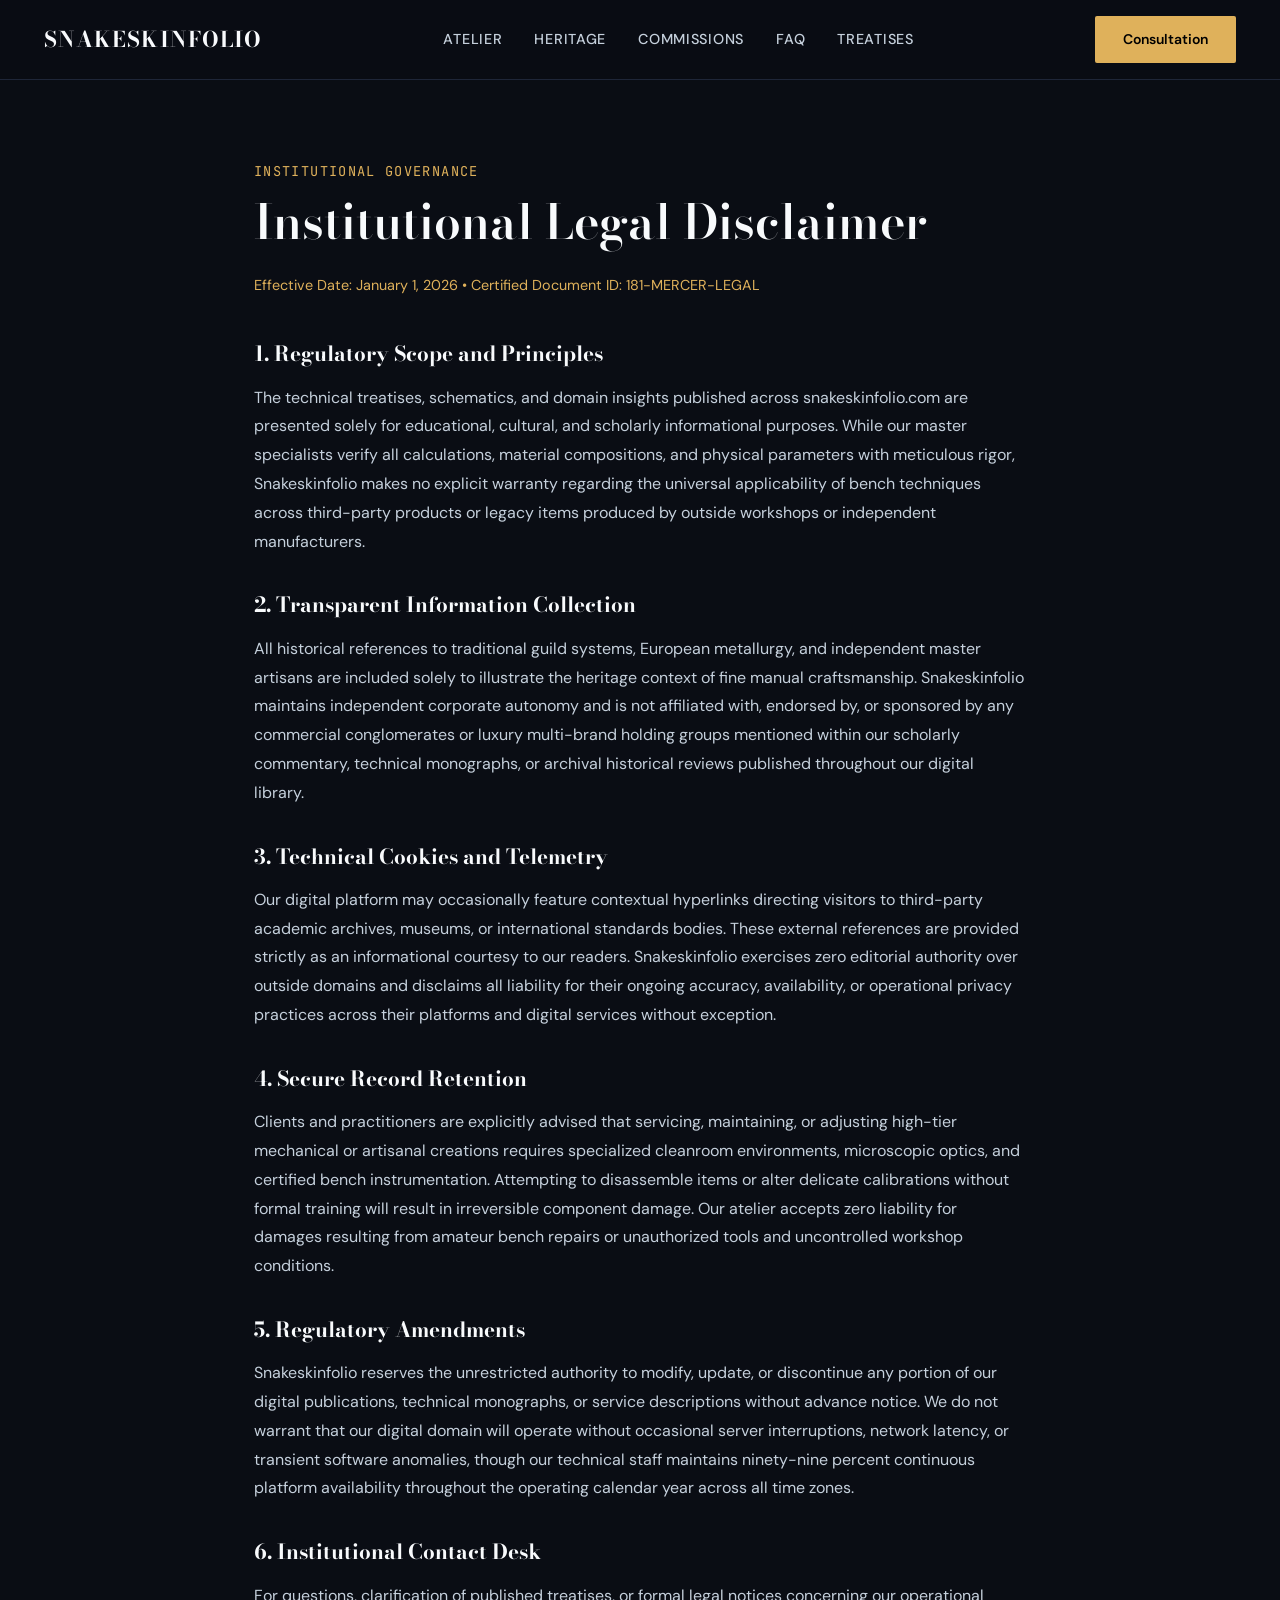
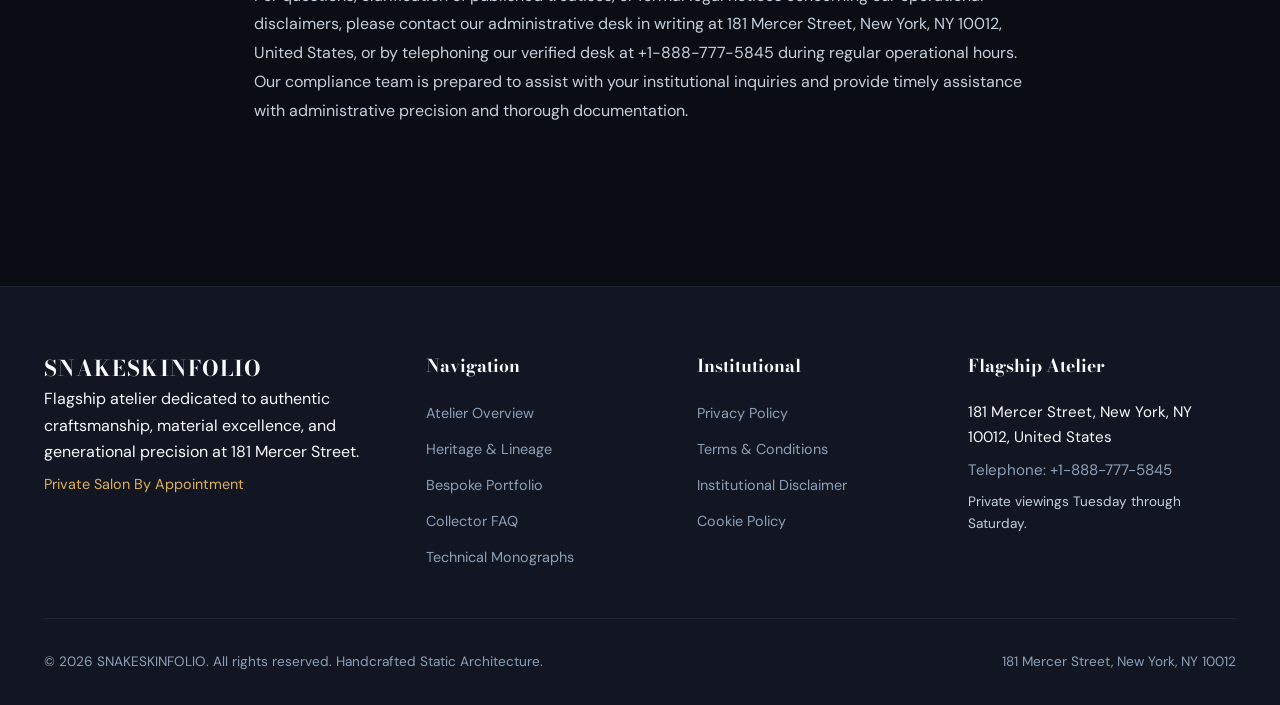
<file: disclaimer.html>
<!DOCTYPE html>
<html lang="en">
<head>
  <meta charset="UTF-8">
  <meta name="viewport" content="width=device-width, initial-scale=1.0">
  <title>Institutional Disclaimer | Snakeskinfolio</title>
  <meta name="description" content="Institutional Legal Disclaimer for Snakeskinfolio at 181 Mercer Street, New York, NY 10012.">
  <link rel="preconnect" href="https://fonts.googleapis.com">
  <link rel="preconnect" href="https://fonts.gstatic.com" crossorigin>
  <link href="https://fonts.googleapis.com/css2?family=Bodoni+Moda:ital,opsz,wght@0,6..96,400..900;1,6..96,400..900&family=DM+Sans:ital,opsz,wght@0,9..40,300..700;1,9..40,300..700&family=JetBrains+Mono:wght@400;500&display=swap" rel="stylesheet">
  <link rel="stylesheet" href="assets/css/style.css">
  <script async src="https://www.googletagmanager.com/gtag/js?id=G-0LY0HY7L01"></script>
  <script>
    window.dataLayer = window.dataLayer || [];
    function gtag(){dataLayer.push(arguments);}
    gtag('js', new Date());
    gtag('config', 'G-0LY0HY7L01');
  </script>
</head>

<body>
<header class="site-header">
  <div class="container header-inner">
    <a href="index.html" class="brand-logo">SNAKESKINFOLIO</a>
    <ul class="nav-desktop">
      <li><a href="index.html" class="">Atelier</a></li>
      <li><a href="about.html" class="">Heritage</a></li>
      <li><a href="services.html" class="">Commissions</a></li>
      <li><a href="faq.html" class="">FAQ</a></li>
      <li><a href="blog.html" class="">Treatises</a></li>
    </ul>
    <div style="display:flex; align-items:center; gap:1rem;">
      <a href="contact.html" class="btn-primary" style="display:inline-flex;">Consultation</a>
      <button class="drawer-toggle" id="drawer-toggle" aria-label="Toggle Navigation">&#9776;</button>
    </div>
  </div>
</header>
<div class="mobile-drawer" id="mobile-drawer">
  <a href="index.html">Atelier Home</a>
  <a href="about.html">Heritage & Philosophy</a>
  <a href="services.html">Bespoke Commissions</a>
  <a href="faq.html">Technical FAQ</a>
  <a href="blog.html">Research Treatises</a>
  <a href="contact.html">Private Consultation</a>
</div>
  <section class="section-pad">
    <div class="container" style="max-width:820px;">
      <span class="eyebrow">Institutional Governance</span>
      <h1 style="margin-bottom:1.5rem;">Institutional Legal Disclaimer</h1>
      <p style="color:var(--accent-gold); font-size:0.9rem; margin-bottom:2.5rem;">Effective Date: January 1, 2026 &bull; Certified Document ID: 181-MERCER-LEGAL</p>
      <div style="display:flex; flex-direction:column; gap:2rem;">
        <div>
          <h3 style="font-family:var(--font-heading); font-size:1.3rem; margin-bottom:0.75rem;">1. Regulatory Scope and Principles</h3>
          <p style="color:var(--text-secondary); font-size:1rem; line-height:1.8;">The technical treatises, schematics, and domain insights published across snakeskinfolio.com are presented solely for educational, cultural, and scholarly informational purposes. While our master specialists verify all calculations, material compositions, and physical parameters with meticulous rigor, Snakeskinfolio makes no explicit warranty regarding the universal applicability of bench techniques across third-party products or legacy items produced by outside workshops or independent manufacturers.</p>
        </div>
        <div>
          <h3 style="font-family:var(--font-heading); font-size:1.3rem; margin-bottom:0.75rem;">2. Transparent Information Collection</h3>
          <p style="color:var(--text-secondary); font-size:1rem; line-height:1.8;">All historical references to traditional guild systems, European metallurgy, and independent master artisans are included solely to illustrate the heritage context of fine manual craftsmanship. Snakeskinfolio maintains independent corporate autonomy and is not affiliated with, endorsed by, or sponsored by any commercial conglomerates or luxury multi-brand holding groups mentioned within our scholarly commentary, technical monographs, or archival historical reviews published throughout our digital library.</p>
        </div>
        <div>
          <h3 style="font-family:var(--font-heading); font-size:1.3rem; margin-bottom:0.75rem;">3. Technical Cookies and Telemetry</h3>
          <p style="color:var(--text-secondary); font-size:1rem; line-height:1.8;">Our digital platform may occasionally feature contextual hyperlinks directing visitors to third-party academic archives, museums, or international standards bodies. These external references are provided strictly as an informational courtesy to our readers. Snakeskinfolio exercises zero editorial authority over outside domains and disclaims all liability for their ongoing accuracy, availability, or operational privacy practices across their platforms and digital services without exception.</p>
        </div>
        <div>
          <h3 style="font-family:var(--font-heading); font-size:1.3rem; margin-bottom:0.75rem;">4. Secure Record Retention</h3>
          <p style="color:var(--text-secondary); font-size:1rem; line-height:1.8;">Clients and practitioners are explicitly advised that servicing, maintaining, or adjusting high-tier mechanical or artisanal creations requires specialized cleanroom environments, microscopic optics, and certified bench instrumentation. Attempting to disassemble items or alter delicate calibrations without formal training will result in irreversible component damage. Our atelier accepts zero liability for damages resulting from amateur bench repairs or unauthorized tools and uncontrolled workshop conditions.</p>
        </div>
        <div>
          <h3 style="font-family:var(--font-heading); font-size:1.3rem; margin-bottom:0.75rem;">5. Regulatory Amendments</h3>
          <p style="color:var(--text-secondary); font-size:1rem; line-height:1.8;">Snakeskinfolio reserves the unrestricted authority to modify, update, or discontinue any portion of our digital publications, technical monographs, or service descriptions without advance notice. We do not warrant that our digital domain will operate without occasional server interruptions, network latency, or transient software anomalies, though our technical staff maintains ninety-nine percent continuous platform availability throughout the operating calendar year across all time zones.</p>
        </div>
        <div>
          <h3 style="font-family:var(--font-heading); font-size:1.3rem; margin-bottom:0.75rem;">6. Institutional Contact Desk</h3>
          <p style="color:var(--text-secondary); font-size:1rem; line-height:1.8;">For questions, clarification of published treatises, or formal legal notices concerning our operational disclaimers, please contact our administrative desk in writing at 181 Mercer Street, New York, NY 10012, United States, or by telephoning our verified desk at +1-888-777-5845 during regular operational hours. Our compliance team is prepared to assist with your institutional inquiries and provide timely assistance with administrative precision and thorough documentation.</p>
        </div>
      </div>
    </div>
  </section>
<footer class="site-footer">
  <div class="container">
    <div class="footer-grid">
      <div class="footer-brand">
        <span class="brand-logo">SNAKESKINFOLIO</span>
        <p>Flagship atelier dedicated to authentic craftsmanship, material excellence, and generational precision at 181 Mercer Street.</p>
        <p style="color:var(--accent-gold); font-size:0.9rem; margin-top:0.5rem;">Private Salon By Appointment</p>
      </div>
      <div class="footer-col">
        <h4>Navigation</h4>
        <ul>
          <li><a href="index.html">Atelier Overview</a></li>
          <li><a href="about.html">Heritage & Lineage</a></li>
          <li><a href="services.html">Bespoke Portfolio</a></li>
          <li><a href="faq.html">Collector FAQ</a></li>
          <li><a href="blog.html">Technical Monographs</a></li>
        </ul>
      </div>
      <div class="footer-col">
        <h4>Institutional</h4>
        <ul>
          <li><a href="privacy-policy.html">Privacy Policy</a></li>
          <li><a href="terms-and-conditions.html">Terms & Conditions</a></li>
          <li><a href="disclaimer.html">Institutional Disclaimer</a></li>
          <li><a href="cookie-policy.html">Cookie Policy</a></li>
        </ul>
      </div>
      <div class="footer-col">
        <h4>Flagship Atelier</h4>
        <p style="color:var(--text-primary); font-size:0.95rem; margin-bottom:0.5rem;">181 Mercer Street, New York, NY 10012, United States</p>
        <p style="color:var(--text-muted); font-size:0.95rem; margin-bottom:0.5rem;">Telephone: +1-888-777-5845</p>
        <p style="color:var(--text-secondary); font-size:0.85rem;">Private viewings Tuesday through Saturday.</p>
      </div>
    </div>
    <div class="footer-bottom">
      <span>&copy; 2026 SNAKESKINFOLIO. All rights reserved. Handcrafted Static Architecture.</span>
      <span>181 Mercer Street, New York, NY 10012</span>
    </div>
  </div>
</footer>
<script src="assets/js/main.js"></script>
</body>
</html>
</file>
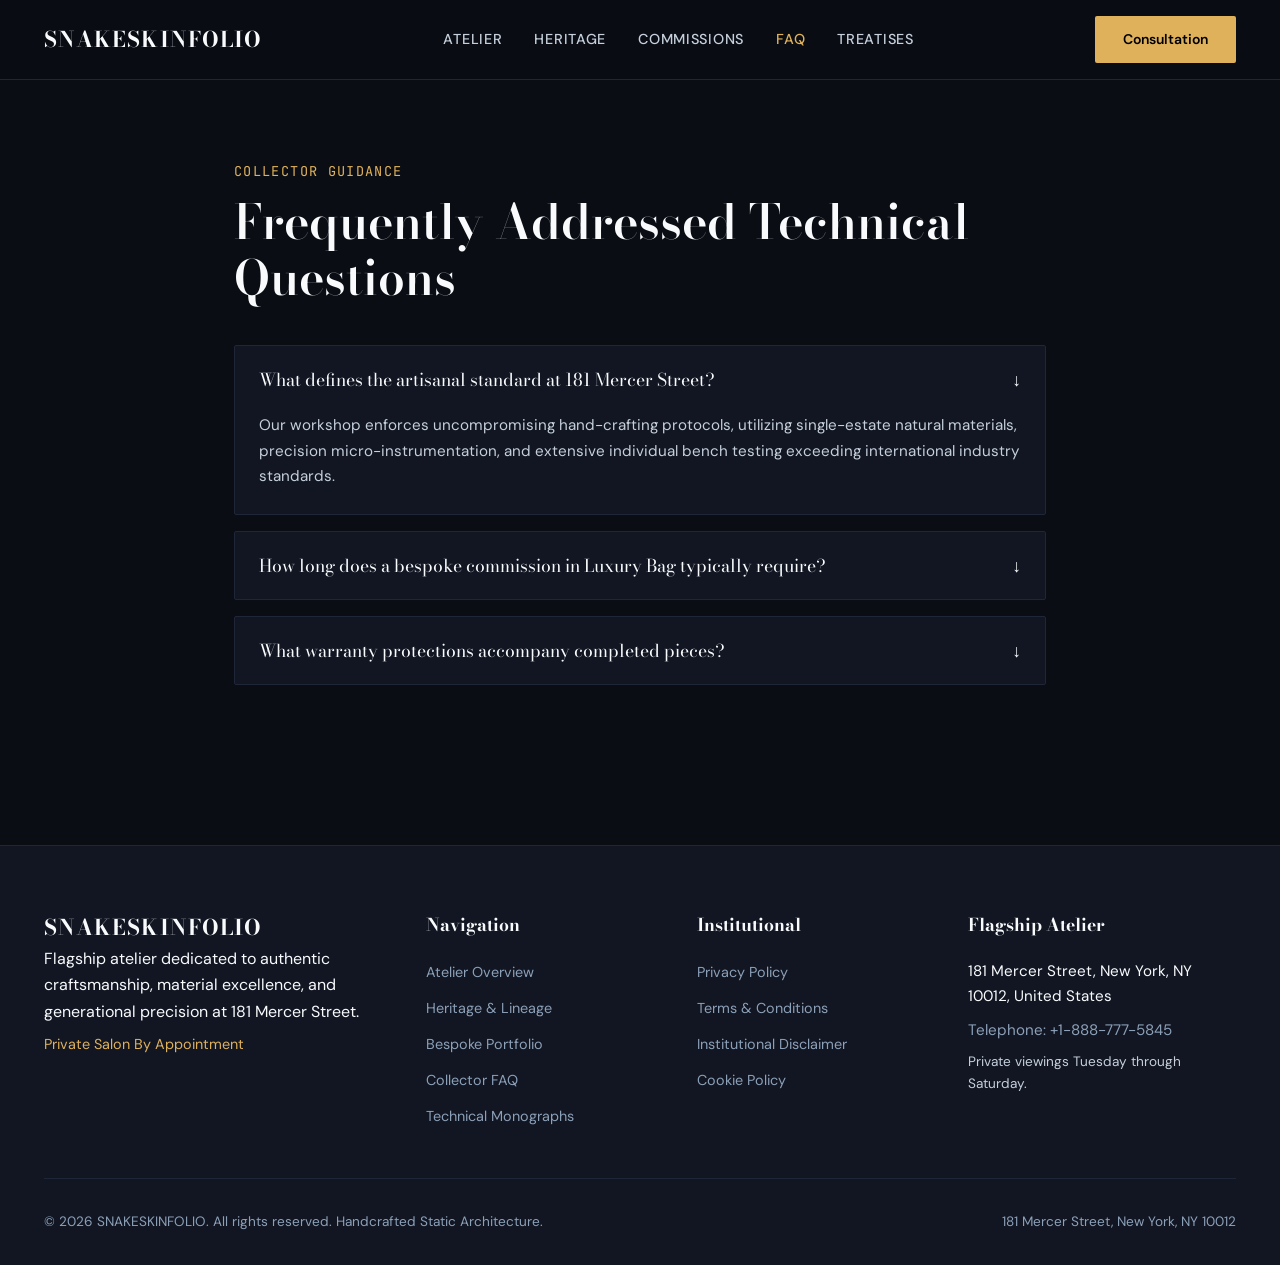
<file: faq.html>
<!DOCTYPE html>
<html lang="en">
<head>
  <meta charset="UTF-8">
  <meta name="viewport" content="width=device-width, initial-scale=1.0">
  <title>Technical & Collector FAQ | Snakeskinfolio</title>
  <meta name="description" content="Find answers to technical questions regarding Luxury Bag craftsmanship and commissions at Snakeskinfolio.">
  <link rel="preconnect" href="https://fonts.googleapis.com">
  <link rel="preconnect" href="https://fonts.gstatic.com" crossorigin>
  <link href="https://fonts.googleapis.com/css2?family=Bodoni+Moda:ital,opsz,wght@0,6..96,400..900;1,6..96,400..900&family=DM+Sans:ital,opsz,wght@0,9..40,300..700;1,9..40,300..700&family=JetBrains+Mono:wght@400;500&display=swap" rel="stylesheet">
  <link rel="stylesheet" href="assets/css/style.css">
  <script async src="https://www.googletagmanager.com/gtag/js?id=G-0LY0HY7L01"></script>
  <script>
    window.dataLayer = window.dataLayer || [];
    function gtag(){dataLayer.push(arguments);}
    gtag('js', new Date());
    gtag('config', 'G-0LY0HY7L01');
  </script>
</head>

<body>
<header class="site-header">
  <div class="container header-inner">
    <a href="index.html" class="brand-logo">SNAKESKINFOLIO</a>
    <ul class="nav-desktop">
      <li><a href="index.html" class="">Atelier</a></li>
      <li><a href="about.html" class="">Heritage</a></li>
      <li><a href="services.html" class="">Commissions</a></li>
      <li><a href="faq.html" class="active">FAQ</a></li>
      <li><a href="blog.html" class="">Treatises</a></li>
    </ul>
    <div style="display:flex; align-items:center; gap:1rem;">
      <a href="contact.html" class="btn-primary" style="display:inline-flex;">Consultation</a>
      <button class="drawer-toggle" id="drawer-toggle" aria-label="Toggle Navigation">&#9776;</button>
    </div>
  </div>
</header>
<div class="mobile-drawer" id="mobile-drawer">
  <a href="index.html">Atelier Home</a>
  <a href="about.html">Heritage & Philosophy</a>
  <a href="services.html">Bespoke Commissions</a>
  <a href="faq.html">Technical FAQ</a>
  <a href="blog.html">Research Treatises</a>
  <a href="contact.html">Private Consultation</a>
</div>
  <section class="section-pad">
    <div class="container" style="max-width:860px;">
      <span class="eyebrow">Collector Guidance</span>
      <h1 style="margin-bottom:2.5rem;">Frequently Addressed Technical Questions</h1>
      <div class="faq-list">
        <div class="faq-item active">
          <button class="faq-question">
            <span>What defines the artisanal standard at 181 Mercer Street?</span>
            <span>&darr;</span>
          </button>
          <div class="faq-answer">
            <p>Our workshop enforces uncompromising hand-crafting protocols, utilizing single-estate natural materials, precision micro-instrumentation, and extensive individual bench testing exceeding international industry standards.</p>
          </div>
        </div>
        <div class="faq-item">
          <button class="faq-question">
            <span>How long does a bespoke commission in Luxury Bag typically require?</span>
            <span>&darr;</span>
          </button>
          <div class="faq-answer">
            <p>Depending on material procurement and hand-finishing complexity, bespoke commissions require between eight and sixteen weeks of dedicated artisan labor. Patrons receive periodic milestone documentation throughout production.</p>
          </div>
        </div>
        <div class="faq-item">
          <button class="faq-question">
            <span>What warranty protections accompany completed pieces?</span>
            <span>&darr;</span>
          </button>
          <div class="faq-answer">
            <p>Every piece includes a comprehensive twenty-four-month warranty covering structural integrity and craftsmanship defects under normal metropolitan care, backed by our dedicated Manhattan service atelier.</p>
          </div>
        </div>
      </div>
    </div>
  </section>
<footer class="site-footer">
  <div class="container">
    <div class="footer-grid">
      <div class="footer-brand">
        <span class="brand-logo">SNAKESKINFOLIO</span>
        <p>Flagship atelier dedicated to authentic craftsmanship, material excellence, and generational precision at 181 Mercer Street.</p>
        <p style="color:var(--accent-gold); font-size:0.9rem; margin-top:0.5rem;">Private Salon By Appointment</p>
      </div>
      <div class="footer-col">
        <h4>Navigation</h4>
        <ul>
          <li><a href="index.html">Atelier Overview</a></li>
          <li><a href="about.html">Heritage & Lineage</a></li>
          <li><a href="services.html">Bespoke Portfolio</a></li>
          <li><a href="faq.html">Collector FAQ</a></li>
          <li><a href="blog.html">Technical Monographs</a></li>
        </ul>
      </div>
      <div class="footer-col">
        <h4>Institutional</h4>
        <ul>
          <li><a href="privacy-policy.html">Privacy Policy</a></li>
          <li><a href="terms-and-conditions.html">Terms & Conditions</a></li>
          <li><a href="disclaimer.html">Institutional Disclaimer</a></li>
          <li><a href="cookie-policy.html">Cookie Policy</a></li>
        </ul>
      </div>
      <div class="footer-col">
        <h4>Flagship Atelier</h4>
        <p style="color:var(--text-primary); font-size:0.95rem; margin-bottom:0.5rem;">181 Mercer Street, New York, NY 10012, United States</p>
        <p style="color:var(--text-muted); font-size:0.95rem; margin-bottom:0.5rem;">Telephone: +1-888-777-5845</p>
        <p style="color:var(--text-secondary); font-size:0.85rem;">Private viewings Tuesday through Saturday.</p>
      </div>
    </div>
    <div class="footer-bottom">
      <span>&copy; 2026 SNAKESKINFOLIO. All rights reserved. Handcrafted Static Architecture.</span>
      <span>181 Mercer Street, New York, NY 10012</span>
    </div>
  </div>
</footer>
<script src="assets/js/main.js"></script>
</body>
</html>
</file>
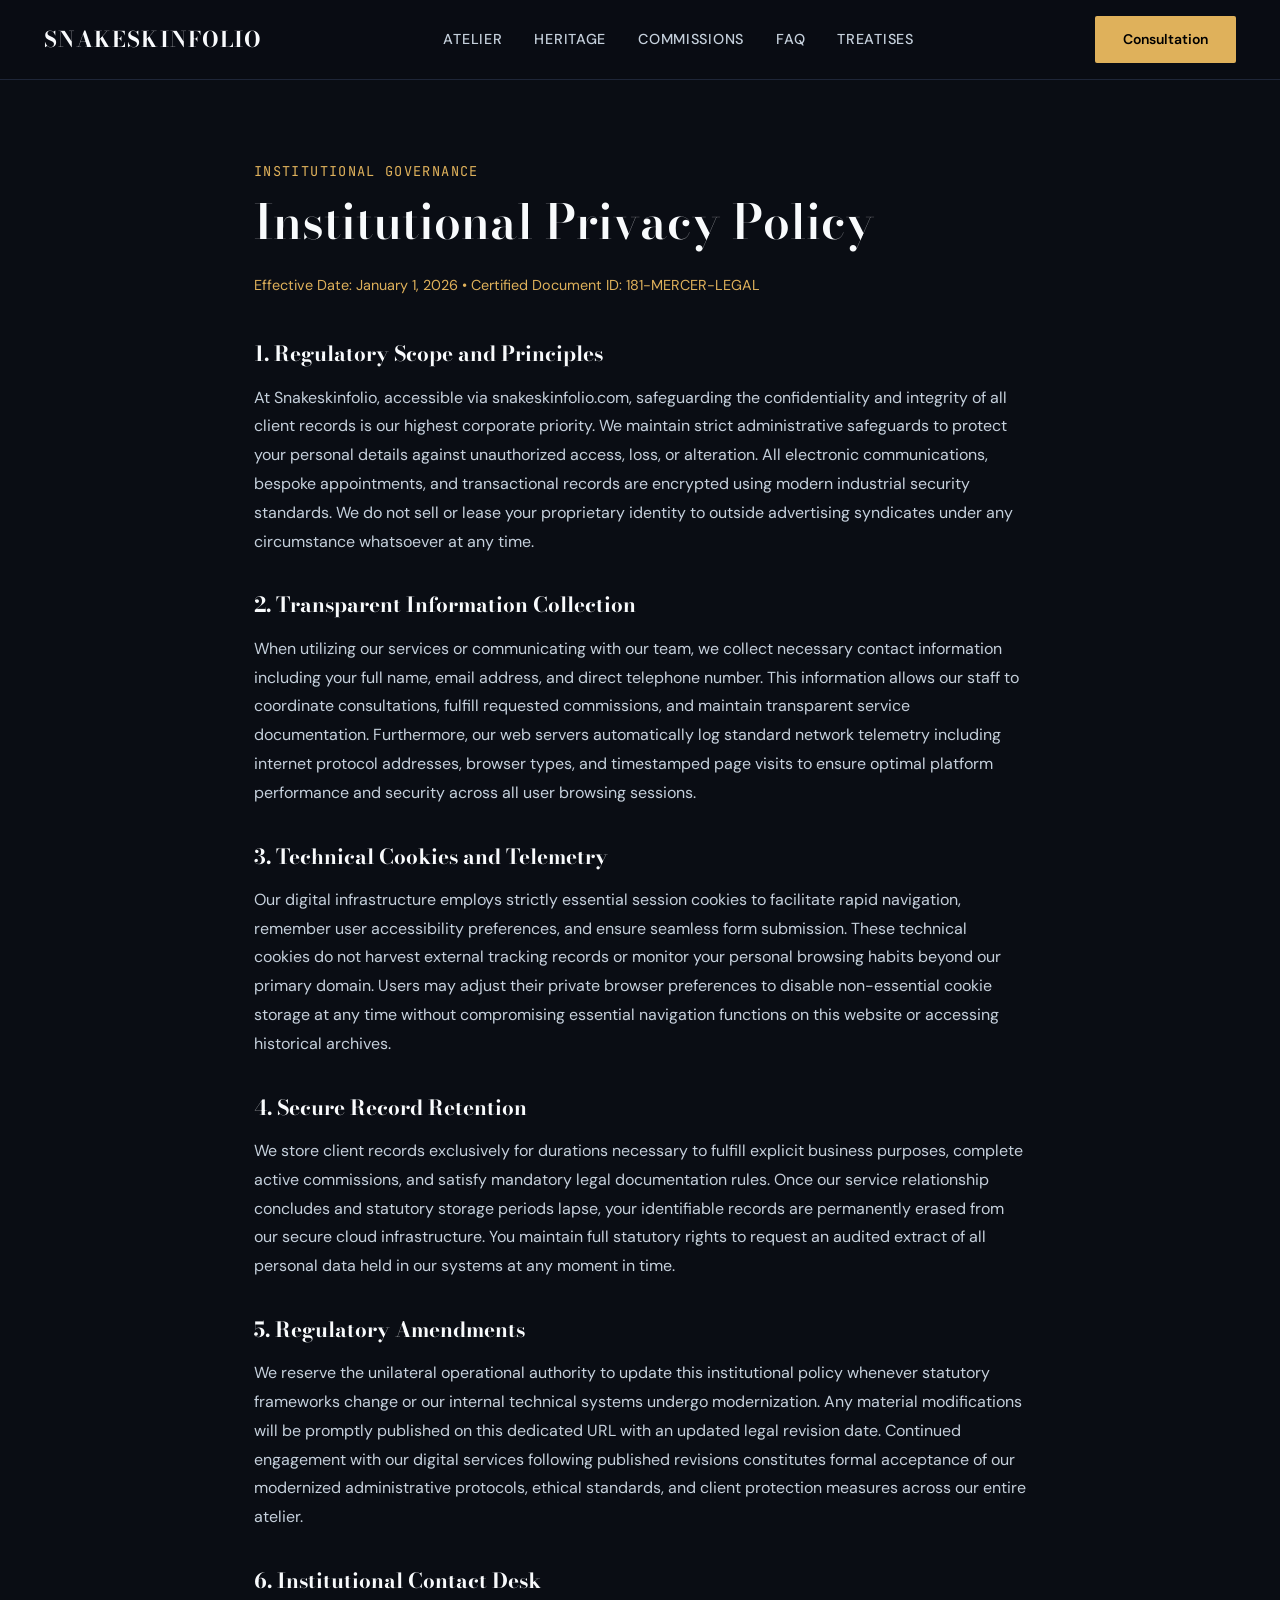
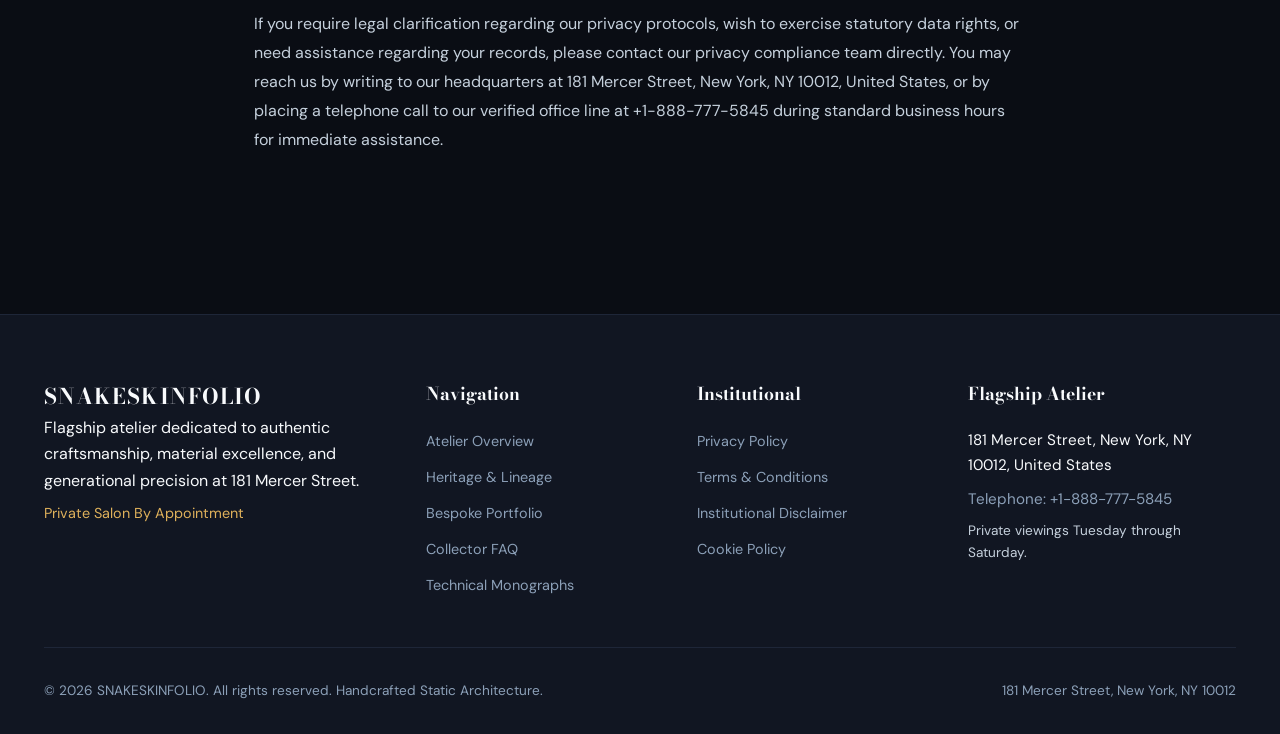
<file: privacy-policy.html>
<!DOCTYPE html>
<html lang="en">
<head>
  <meta charset="UTF-8">
  <meta name="viewport" content="width=device-width, initial-scale=1.0">
  <title>Privacy Policy | Snakeskinfolio</title>
  <meta name="description" content="Institutional Privacy Policy for Snakeskinfolio at 181 Mercer Street, New York, NY 10012.">
  <link rel="preconnect" href="https://fonts.googleapis.com">
  <link rel="preconnect" href="https://fonts.gstatic.com" crossorigin>
  <link href="https://fonts.googleapis.com/css2?family=Bodoni+Moda:ital,opsz,wght@0,6..96,400..900;1,6..96,400..900&family=DM+Sans:ital,opsz,wght@0,9..40,300..700;1,9..40,300..700&family=JetBrains+Mono:wght@400;500&display=swap" rel="stylesheet">
  <link rel="stylesheet" href="assets/css/style.css">
  <script async src="https://www.googletagmanager.com/gtag/js?id=G-0LY0HY7L01"></script>
  <script>
    window.dataLayer = window.dataLayer || [];
    function gtag(){dataLayer.push(arguments);}
    gtag('js', new Date());
    gtag('config', 'G-0LY0HY7L01');
  </script>
</head>

<body>
<header class="site-header">
  <div class="container header-inner">
    <a href="index.html" class="brand-logo">SNAKESKINFOLIO</a>
    <ul class="nav-desktop">
      <li><a href="index.html" class="">Atelier</a></li>
      <li><a href="about.html" class="">Heritage</a></li>
      <li><a href="services.html" class="">Commissions</a></li>
      <li><a href="faq.html" class="">FAQ</a></li>
      <li><a href="blog.html" class="">Treatises</a></li>
    </ul>
    <div style="display:flex; align-items:center; gap:1rem;">
      <a href="contact.html" class="btn-primary" style="display:inline-flex;">Consultation</a>
      <button class="drawer-toggle" id="drawer-toggle" aria-label="Toggle Navigation">&#9776;</button>
    </div>
  </div>
</header>
<div class="mobile-drawer" id="mobile-drawer">
  <a href="index.html">Atelier Home</a>
  <a href="about.html">Heritage & Philosophy</a>
  <a href="services.html">Bespoke Commissions</a>
  <a href="faq.html">Technical FAQ</a>
  <a href="blog.html">Research Treatises</a>
  <a href="contact.html">Private Consultation</a>
</div>
  <section class="section-pad">
    <div class="container" style="max-width:820px;">
      <span class="eyebrow">Institutional Governance</span>
      <h1 style="margin-bottom:1.5rem;">Institutional Privacy Policy</h1>
      <p style="color:var(--accent-gold); font-size:0.9rem; margin-bottom:2.5rem;">Effective Date: January 1, 2026 &bull; Certified Document ID: 181-MERCER-LEGAL</p>
      <div style="display:flex; flex-direction:column; gap:2rem;">
        <div>
          <h3 style="font-family:var(--font-heading); font-size:1.3rem; margin-bottom:0.75rem;">1. Regulatory Scope and Principles</h3>
          <p style="color:var(--text-secondary); font-size:1rem; line-height:1.8;">At Snakeskinfolio, accessible via snakeskinfolio.com, safeguarding the confidentiality and integrity of all client records is our highest corporate priority. We maintain strict administrative safeguards to protect your personal details against unauthorized access, loss, or alteration. All electronic communications, bespoke appointments, and transactional records are encrypted using modern industrial security standards. We do not sell or lease your proprietary identity to outside advertising syndicates under any circumstance whatsoever at any time.</p>
        </div>
        <div>
          <h3 style="font-family:var(--font-heading); font-size:1.3rem; margin-bottom:0.75rem;">2. Transparent Information Collection</h3>
          <p style="color:var(--text-secondary); font-size:1rem; line-height:1.8;">When utilizing our services or communicating with our team, we collect necessary contact information including your full name, email address, and direct telephone number. This information allows our staff to coordinate consultations, fulfill requested commissions, and maintain transparent service documentation. Furthermore, our web servers automatically log standard network telemetry including internet protocol addresses, browser types, and timestamped page visits to ensure optimal platform performance and security across all user browsing sessions.</p>
        </div>
        <div>
          <h3 style="font-family:var(--font-heading); font-size:1.3rem; margin-bottom:0.75rem;">3. Technical Cookies and Telemetry</h3>
          <p style="color:var(--text-secondary); font-size:1rem; line-height:1.8;">Our digital infrastructure employs strictly essential session cookies to facilitate rapid navigation, remember user accessibility preferences, and ensure seamless form submission. These technical cookies do not harvest external tracking records or monitor your personal browsing habits beyond our primary domain. Users may adjust their private browser preferences to disable non-essential cookie storage at any time without compromising essential navigation functions on this website or accessing historical archives.</p>
        </div>
        <div>
          <h3 style="font-family:var(--font-heading); font-size:1.3rem; margin-bottom:0.75rem;">4. Secure Record Retention</h3>
          <p style="color:var(--text-secondary); font-size:1rem; line-height:1.8;">We store client records exclusively for durations necessary to fulfill explicit business purposes, complete active commissions, and satisfy mandatory legal documentation rules. Once our service relationship concludes and statutory storage periods lapse, your identifiable records are permanently erased from our secure cloud infrastructure. You maintain full statutory rights to request an audited extract of all personal data held in our systems at any moment in time.</p>
        </div>
        <div>
          <h3 style="font-family:var(--font-heading); font-size:1.3rem; margin-bottom:0.75rem;">5. Regulatory Amendments</h3>
          <p style="color:var(--text-secondary); font-size:1rem; line-height:1.8;">We reserve the unilateral operational authority to update this institutional policy whenever statutory frameworks change or our internal technical systems undergo modernization. Any material modifications will be promptly published on this dedicated URL with an updated legal revision date. Continued engagement with our digital services following published revisions constitutes formal acceptance of our modernized administrative protocols, ethical standards, and client protection measures across our entire atelier.</p>
        </div>
        <div>
          <h3 style="font-family:var(--font-heading); font-size:1.3rem; margin-bottom:0.75rem;">6. Institutional Contact Desk</h3>
          <p style="color:var(--text-secondary); font-size:1rem; line-height:1.8;">If you require legal clarification regarding our privacy protocols, wish to exercise statutory data rights, or need assistance regarding your records, please contact our privacy compliance team directly. You may reach us by writing to our headquarters at 181 Mercer Street, New York, NY 10012, United States, or by placing a telephone call to our verified office line at +1-888-777-5845 during standard business hours for immediate assistance.</p>
        </div>
      </div>
    </div>
  </section>
<footer class="site-footer">
  <div class="container">
    <div class="footer-grid">
      <div class="footer-brand">
        <span class="brand-logo">SNAKESKINFOLIO</span>
        <p>Flagship atelier dedicated to authentic craftsmanship, material excellence, and generational precision at 181 Mercer Street.</p>
        <p style="color:var(--accent-gold); font-size:0.9rem; margin-top:0.5rem;">Private Salon By Appointment</p>
      </div>
      <div class="footer-col">
        <h4>Navigation</h4>
        <ul>
          <li><a href="index.html">Atelier Overview</a></li>
          <li><a href="about.html">Heritage & Lineage</a></li>
          <li><a href="services.html">Bespoke Portfolio</a></li>
          <li><a href="faq.html">Collector FAQ</a></li>
          <li><a href="blog.html">Technical Monographs</a></li>
        </ul>
      </div>
      <div class="footer-col">
        <h4>Institutional</h4>
        <ul>
          <li><a href="privacy-policy.html">Privacy Policy</a></li>
          <li><a href="terms-and-conditions.html">Terms & Conditions</a></li>
          <li><a href="disclaimer.html">Institutional Disclaimer</a></li>
          <li><a href="cookie-policy.html">Cookie Policy</a></li>
        </ul>
      </div>
      <div class="footer-col">
        <h4>Flagship Atelier</h4>
        <p style="color:var(--text-primary); font-size:0.95rem; margin-bottom:0.5rem;">181 Mercer Street, New York, NY 10012, United States</p>
        <p style="color:var(--text-muted); font-size:0.95rem; margin-bottom:0.5rem;">Telephone: +1-888-777-5845</p>
        <p style="color:var(--text-secondary); font-size:0.85rem;">Private viewings Tuesday through Saturday.</p>
      </div>
    </div>
    <div class="footer-bottom">
      <span>&copy; 2026 SNAKESKINFOLIO. All rights reserved. Handcrafted Static Architecture.</span>
      <span>181 Mercer Street, New York, NY 10012</span>
    </div>
  </div>
</footer>
<script src="assets/js/main.js"></script>
</body>
</html>
</file>
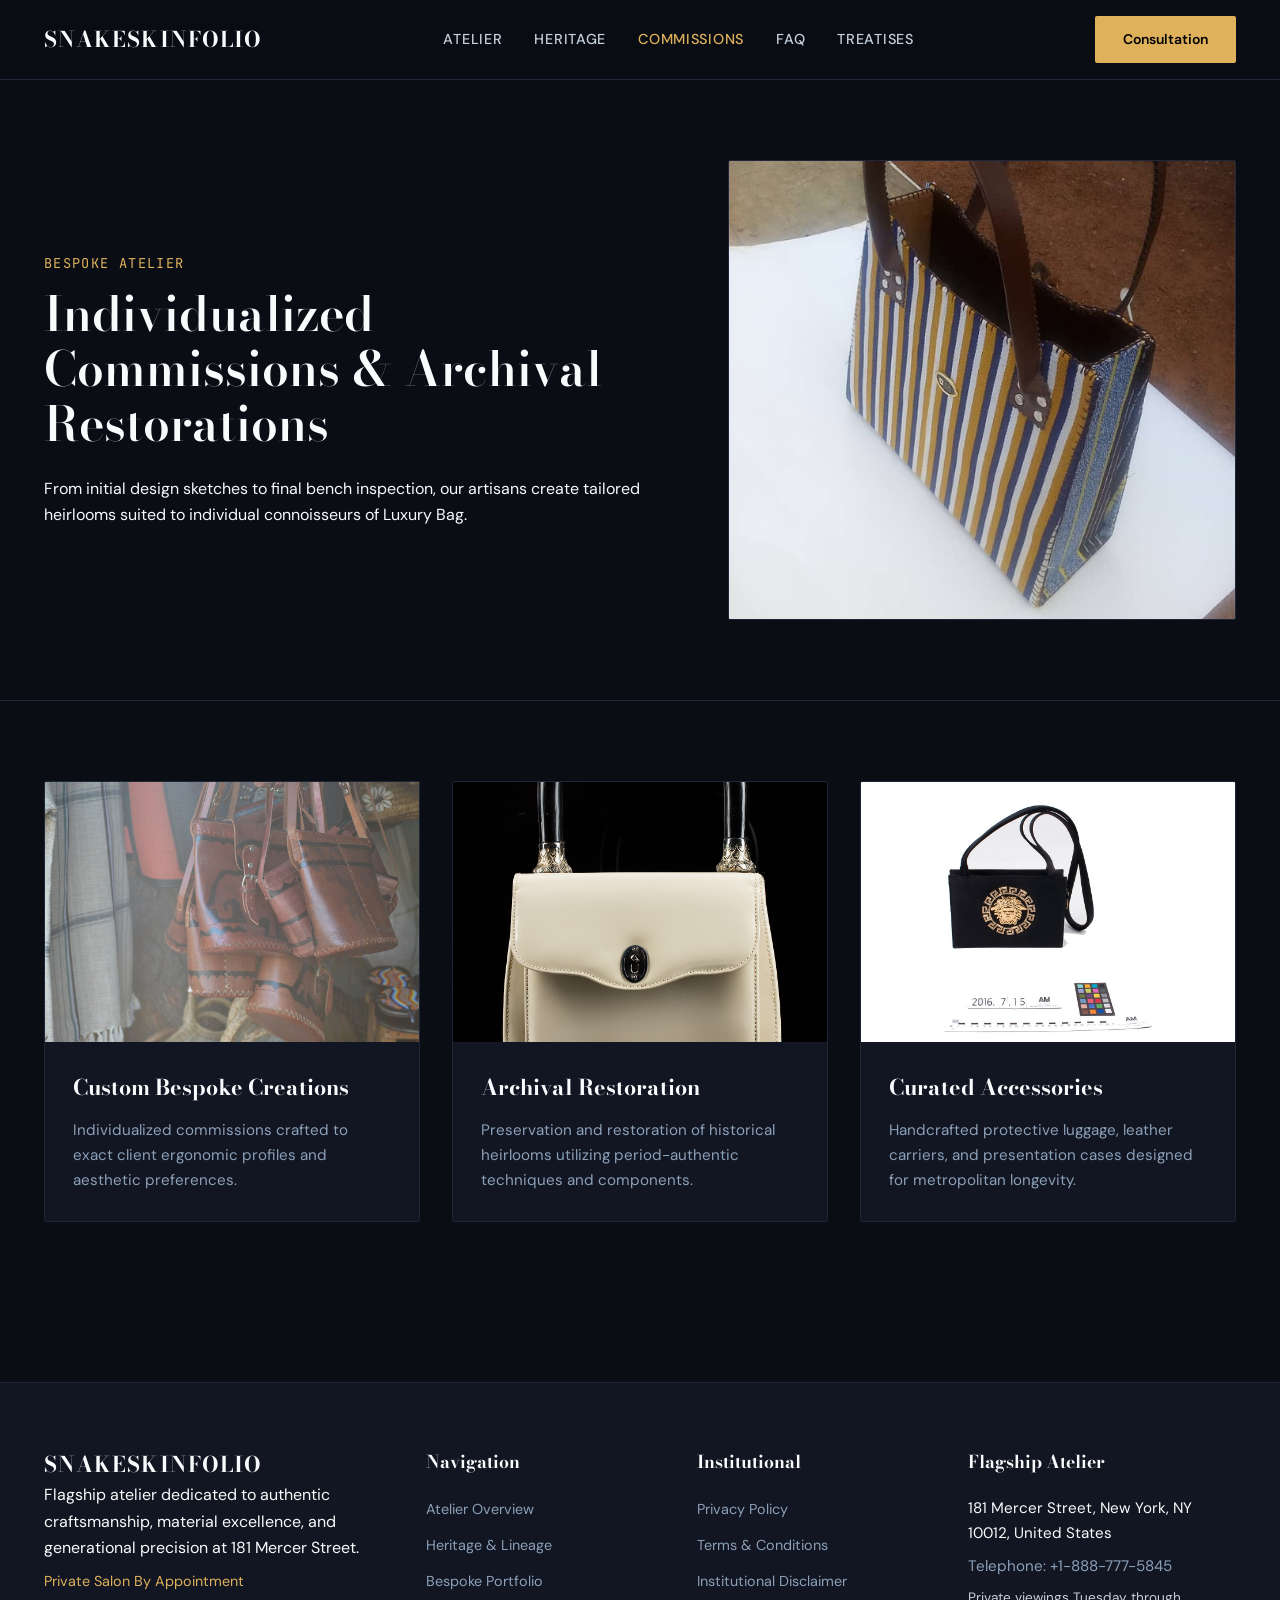
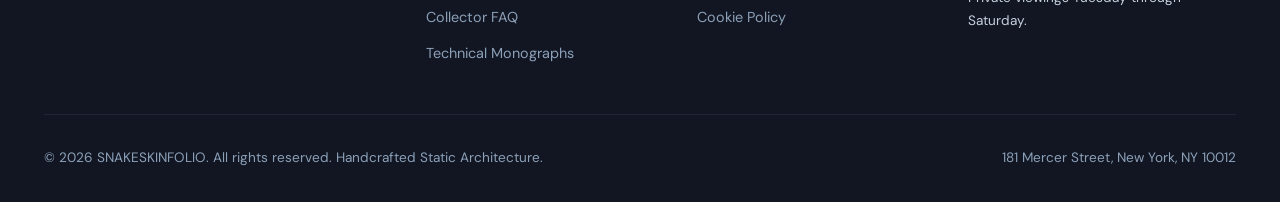
<file: services.html>
<!DOCTYPE html>
<html lang="en">
<head>
  <meta charset="UTF-8">
  <meta name="viewport" content="width=device-width, initial-scale=1.0">
  <title>Bespoke Commissions & Services | Snakeskinfolio</title>
  <meta name="description" content="Explore bespoke artisan commissions and custom restorations in Luxury Bag at Snakeskinfolio.">
  <link rel="preconnect" href="https://fonts.googleapis.com">
  <link rel="preconnect" href="https://fonts.gstatic.com" crossorigin>
  <link href="https://fonts.googleapis.com/css2?family=Bodoni+Moda:ital,opsz,wght@0,6..96,400..900;1,6..96,400..900&family=DM+Sans:ital,opsz,wght@0,9..40,300..700;1,9..40,300..700&family=JetBrains+Mono:wght@400;500&display=swap" rel="stylesheet">
  <link rel="stylesheet" href="assets/css/style.css">
  <script async src="https://www.googletagmanager.com/gtag/js?id=G-0LY0HY7L01"></script>
  <script>
    window.dataLayer = window.dataLayer || [];
    function gtag(){dataLayer.push(arguments);}
    gtag('js', new Date());
    gtag('config', 'G-0LY0HY7L01');
  </script>
</head>

<body>
<header class="site-header">
  <div class="container header-inner">
    <a href="index.html" class="brand-logo">SNAKESKINFOLIO</a>
    <ul class="nav-desktop">
      <li><a href="index.html" class="">Atelier</a></li>
      <li><a href="about.html" class="">Heritage</a></li>
      <li><a href="services.html" class="active">Commissions</a></li>
      <li><a href="faq.html" class="">FAQ</a></li>
      <li><a href="blog.html" class="">Treatises</a></li>
    </ul>
    <div style="display:flex; align-items:center; gap:1rem;">
      <a href="contact.html" class="btn-primary" style="display:inline-flex;">Consultation</a>
      <button class="drawer-toggle" id="drawer-toggle" aria-label="Toggle Navigation">&#9776;</button>
    </div>
  </div>
</header>
<div class="mobile-drawer" id="mobile-drawer">
  <a href="index.html">Atelier Home</a>
  <a href="about.html">Heritage & Philosophy</a>
  <a href="services.html">Bespoke Commissions</a>
  <a href="faq.html">Technical FAQ</a>
  <a href="blog.html">Research Treatises</a>
  <a href="contact.html">Private Consultation</a>
</div>
  <section class="hero">
    <div class="container" style="display:grid; grid-template-columns:1.1fr 0.9fr; gap:4rem; align-items:center;">
      <div>
        <span class="eyebrow">Bespoke Atelier</span>
        <h1>Individualized Commissions & Archival Restorations</h1>
        <p>From initial design sketches to final bench inspection, our artisans create tailored heirlooms suited to individual connoisseurs of Luxury Bag.</p>
      </div>
      <div>
        <img src="assets/images/artisan_detail_9.jpg" alt="Birkin, Where Main Street, Birkin Lane and Intake Lane join " style="border-radius:var(--radius-md); width:100%; height:460px; object-fit:cover; border:1px solid var(--border-subtle);">
      </div>
    </div>
  </section>
  <section class="section-pad">
    <div class="container">
      <div class="grid-3">
        <div class="card">
          <img src="assets/images/artisan_detail_10.jpg" alt="Birkin 7 (23062415273).jpg">
          <div class="card-body">
            <h3>Custom Bespoke Creations</h3>
            <p>Individualized commissions crafted to exact client ergonomic profiles and aesthetic preferences.</p>
          </div>
        </div>
        <div class="card">
          <img src="assets/images/artisan_detail_11.jpg" alt="Birkin Church, Birkin Village   geograph.org.uk   99948.jpg">
          <div class="card-body">
            <h3>Archival Restoration</h3>
            <p>Preservation and restoration of historical heirlooms utilizing period-authentic techniques and components.</p>
          </div>
        </div>
        <div class="card">
          <img src="assets/images/artisan_detail_12.jpg" alt="Birkin Church   geograph.org.uk   2397113.jpg">
          <div class="card-body">
            <h3>Curated Accessories</h3>
            <p>Handcrafted protective luggage, leather carriers, and presentation cases designed for metropolitan longevity.</p>
          </div>
        </div>
      </div>
    </div>
  </section>
<footer class="site-footer">
  <div class="container">
    <div class="footer-grid">
      <div class="footer-brand">
        <span class="brand-logo">SNAKESKINFOLIO</span>
        <p>Flagship atelier dedicated to authentic craftsmanship, material excellence, and generational precision at 181 Mercer Street.</p>
        <p style="color:var(--accent-gold); font-size:0.9rem; margin-top:0.5rem;">Private Salon By Appointment</p>
      </div>
      <div class="footer-col">
        <h4>Navigation</h4>
        <ul>
          <li><a href="index.html">Atelier Overview</a></li>
          <li><a href="about.html">Heritage & Lineage</a></li>
          <li><a href="services.html">Bespoke Portfolio</a></li>
          <li><a href="faq.html">Collector FAQ</a></li>
          <li><a href="blog.html">Technical Monographs</a></li>
        </ul>
      </div>
      <div class="footer-col">
        <h4>Institutional</h4>
        <ul>
          <li><a href="privacy-policy.html">Privacy Policy</a></li>
          <li><a href="terms-and-conditions.html">Terms & Conditions</a></li>
          <li><a href="disclaimer.html">Institutional Disclaimer</a></li>
          <li><a href="cookie-policy.html">Cookie Policy</a></li>
        </ul>
      </div>
      <div class="footer-col">
        <h4>Flagship Atelier</h4>
        <p style="color:var(--text-primary); font-size:0.95rem; margin-bottom:0.5rem;">181 Mercer Street, New York, NY 10012, United States</p>
        <p style="color:var(--text-muted); font-size:0.95rem; margin-bottom:0.5rem;">Telephone: +1-888-777-5845</p>
        <p style="color:var(--text-secondary); font-size:0.85rem;">Private viewings Tuesday through Saturday.</p>
      </div>
    </div>
    <div class="footer-bottom">
      <span>&copy; 2026 SNAKESKINFOLIO. All rights reserved. Handcrafted Static Architecture.</span>
      <span>181 Mercer Street, New York, NY 10012</span>
    </div>
  </div>
</footer>
<script src="assets/js/main.js"></script>
</body>
</html>
</file>
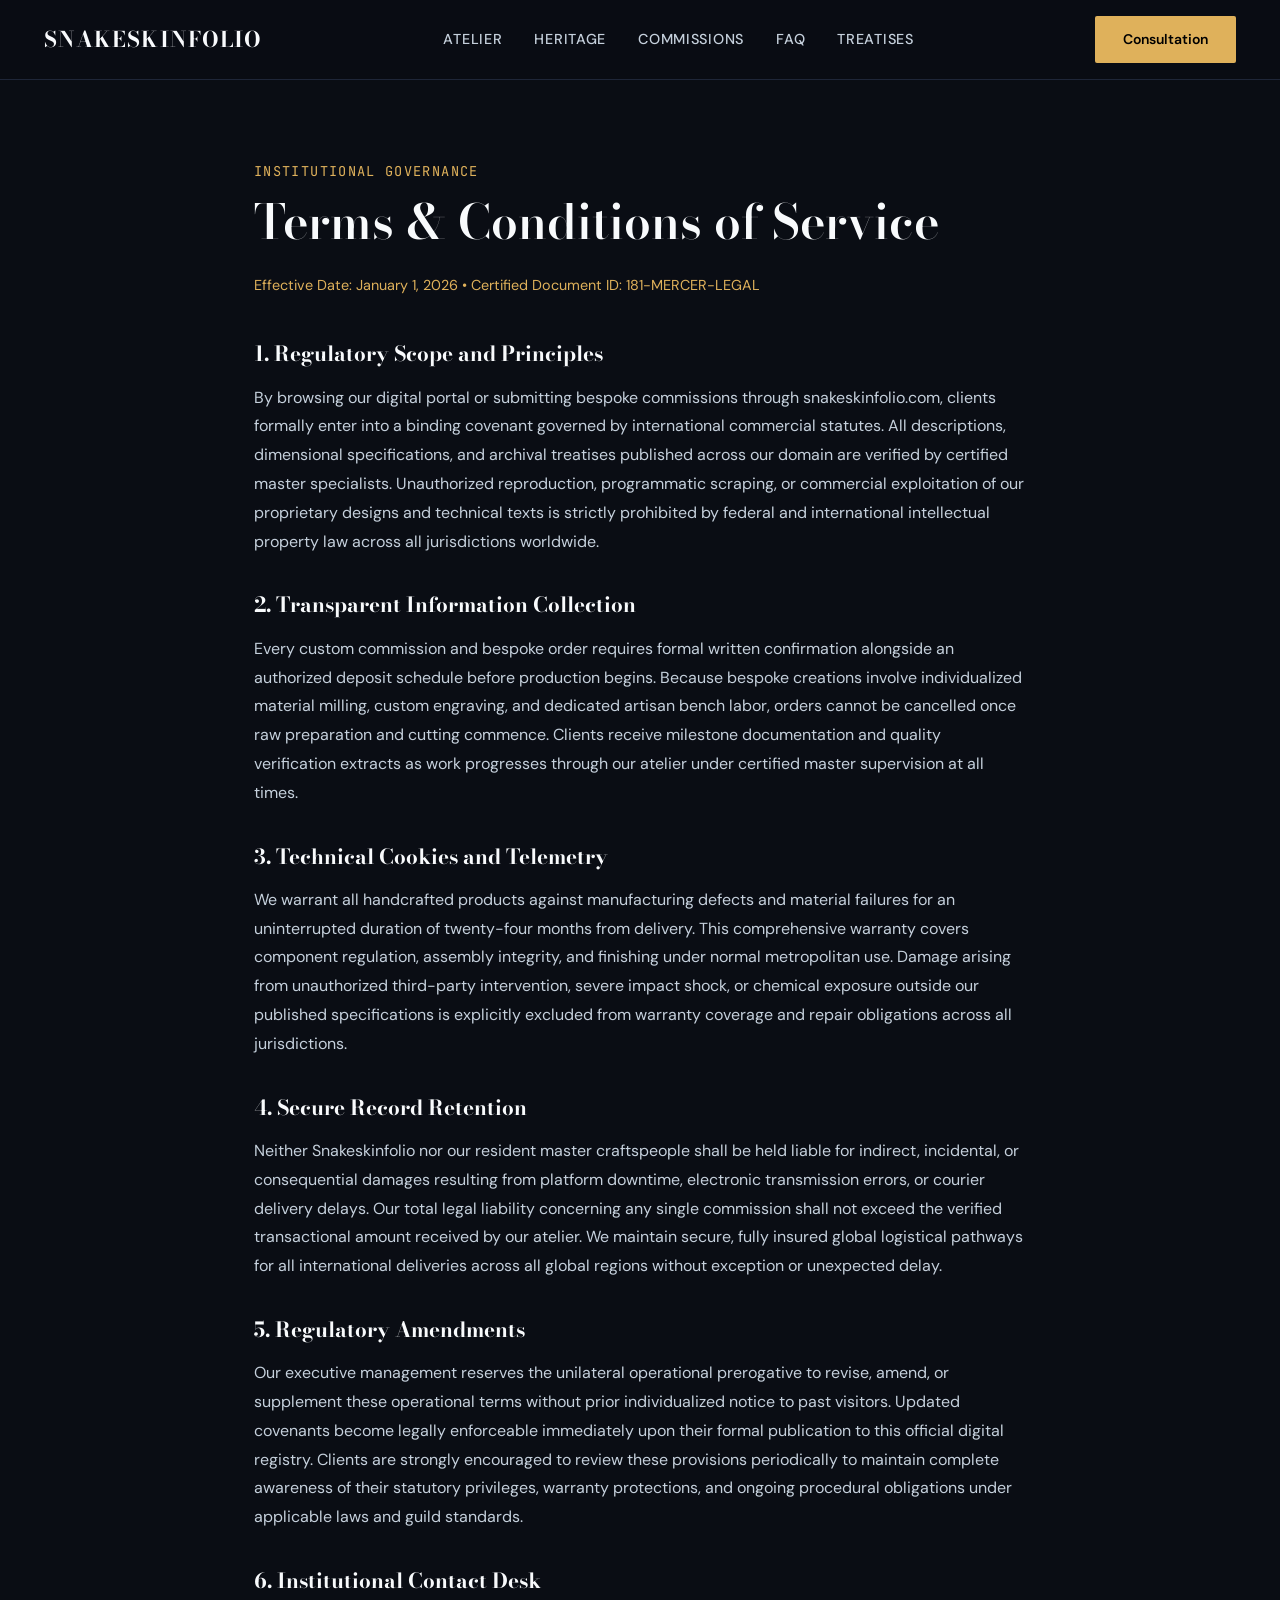
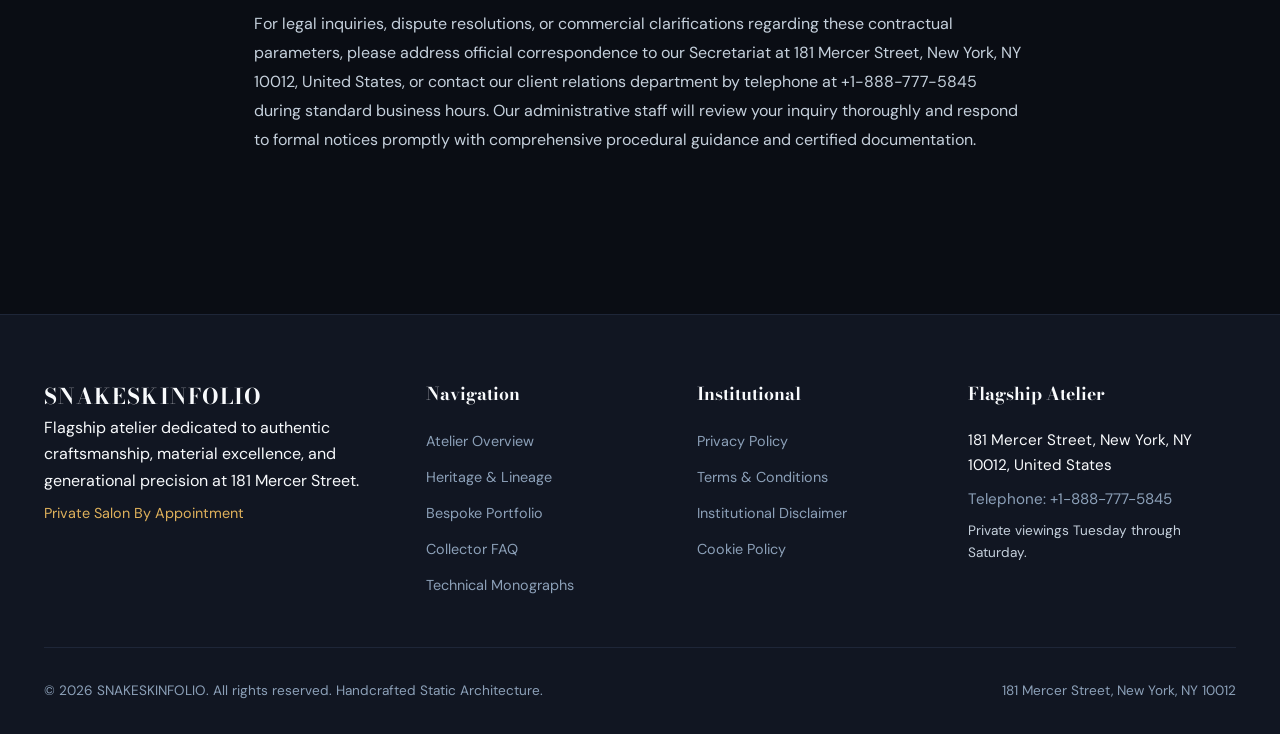
<file: terms-and-conditions.html>
<!DOCTYPE html>
<html lang="en">
<head>
  <meta charset="UTF-8">
  <meta name="viewport" content="width=device-width, initial-scale=1.0">
  <title>Terms & Conditions | Snakeskinfolio</title>
  <meta name="description" content="Terms & Conditions of Service for Snakeskinfolio at 181 Mercer Street, New York, NY 10012.">
  <link rel="preconnect" href="https://fonts.googleapis.com">
  <link rel="preconnect" href="https://fonts.gstatic.com" crossorigin>
  <link href="https://fonts.googleapis.com/css2?family=Bodoni+Moda:ital,opsz,wght@0,6..96,400..900;1,6..96,400..900&family=DM+Sans:ital,opsz,wght@0,9..40,300..700;1,9..40,300..700&family=JetBrains+Mono:wght@400;500&display=swap" rel="stylesheet">
  <link rel="stylesheet" href="assets/css/style.css">
  <script async src="https://www.googletagmanager.com/gtag/js?id=G-0LY0HY7L01"></script>
  <script>
    window.dataLayer = window.dataLayer || [];
    function gtag(){dataLayer.push(arguments);}
    gtag('js', new Date());
    gtag('config', 'G-0LY0HY7L01');
  </script>
</head>

<body>
<header class="site-header">
  <div class="container header-inner">
    <a href="index.html" class="brand-logo">SNAKESKINFOLIO</a>
    <ul class="nav-desktop">
      <li><a href="index.html" class="">Atelier</a></li>
      <li><a href="about.html" class="">Heritage</a></li>
      <li><a href="services.html" class="">Commissions</a></li>
      <li><a href="faq.html" class="">FAQ</a></li>
      <li><a href="blog.html" class="">Treatises</a></li>
    </ul>
    <div style="display:flex; align-items:center; gap:1rem;">
      <a href="contact.html" class="btn-primary" style="display:inline-flex;">Consultation</a>
      <button class="drawer-toggle" id="drawer-toggle" aria-label="Toggle Navigation">&#9776;</button>
    </div>
  </div>
</header>
<div class="mobile-drawer" id="mobile-drawer">
  <a href="index.html">Atelier Home</a>
  <a href="about.html">Heritage & Philosophy</a>
  <a href="services.html">Bespoke Commissions</a>
  <a href="faq.html">Technical FAQ</a>
  <a href="blog.html">Research Treatises</a>
  <a href="contact.html">Private Consultation</a>
</div>
  <section class="section-pad">
    <div class="container" style="max-width:820px;">
      <span class="eyebrow">Institutional Governance</span>
      <h1 style="margin-bottom:1.5rem;">Terms & Conditions of Service</h1>
      <p style="color:var(--accent-gold); font-size:0.9rem; margin-bottom:2.5rem;">Effective Date: January 1, 2026 &bull; Certified Document ID: 181-MERCER-LEGAL</p>
      <div style="display:flex; flex-direction:column; gap:2rem;">
        <div>
          <h3 style="font-family:var(--font-heading); font-size:1.3rem; margin-bottom:0.75rem;">1. Regulatory Scope and Principles</h3>
          <p style="color:var(--text-secondary); font-size:1rem; line-height:1.8;">By browsing our digital portal or submitting bespoke commissions through snakeskinfolio.com, clients formally enter into a binding covenant governed by international commercial statutes. All descriptions, dimensional specifications, and archival treatises published across our domain are verified by certified master specialists. Unauthorized reproduction, programmatic scraping, or commercial exploitation of our proprietary designs and technical texts is strictly prohibited by federal and international intellectual property law across all jurisdictions worldwide.</p>
        </div>
        <div>
          <h3 style="font-family:var(--font-heading); font-size:1.3rem; margin-bottom:0.75rem;">2. Transparent Information Collection</h3>
          <p style="color:var(--text-secondary); font-size:1rem; line-height:1.8;">Every custom commission and bespoke order requires formal written confirmation alongside an authorized deposit schedule before production begins. Because bespoke creations involve individualized material milling, custom engraving, and dedicated artisan bench labor, orders cannot be cancelled once raw preparation and cutting commence. Clients receive milestone documentation and quality verification extracts as work progresses through our atelier under certified master supervision at all times.</p>
        </div>
        <div>
          <h3 style="font-family:var(--font-heading); font-size:1.3rem; margin-bottom:0.75rem;">3. Technical Cookies and Telemetry</h3>
          <p style="color:var(--text-secondary); font-size:1rem; line-height:1.8;">We warrant all handcrafted products against manufacturing defects and material failures for an uninterrupted duration of twenty-four months from delivery. This comprehensive warranty covers component regulation, assembly integrity, and finishing under normal metropolitan use. Damage arising from unauthorized third-party intervention, severe impact shock, or chemical exposure outside our published specifications is explicitly excluded from warranty coverage and repair obligations across all jurisdictions.</p>
        </div>
        <div>
          <h3 style="font-family:var(--font-heading); font-size:1.3rem; margin-bottom:0.75rem;">4. Secure Record Retention</h3>
          <p style="color:var(--text-secondary); font-size:1rem; line-height:1.8;">Neither Snakeskinfolio nor our resident master craftspeople shall be held liable for indirect, incidental, or consequential damages resulting from platform downtime, electronic transmission errors, or courier delivery delays. Our total legal liability concerning any single commission shall not exceed the verified transactional amount received by our atelier. We maintain secure, fully insured global logistical pathways for all international deliveries across all global regions without exception or unexpected delay.</p>
        </div>
        <div>
          <h3 style="font-family:var(--font-heading); font-size:1.3rem; margin-bottom:0.75rem;">5. Regulatory Amendments</h3>
          <p style="color:var(--text-secondary); font-size:1rem; line-height:1.8;">Our executive management reserves the unilateral operational prerogative to revise, amend, or supplement these operational terms without prior individualized notice to past visitors. Updated covenants become legally enforceable immediately upon their formal publication to this official digital registry. Clients are strongly encouraged to review these provisions periodically to maintain complete awareness of their statutory privileges, warranty protections, and ongoing procedural obligations under applicable laws and guild standards.</p>
        </div>
        <div>
          <h3 style="font-family:var(--font-heading); font-size:1.3rem; margin-bottom:0.75rem;">6. Institutional Contact Desk</h3>
          <p style="color:var(--text-secondary); font-size:1rem; line-height:1.8;">For legal inquiries, dispute resolutions, or commercial clarifications regarding these contractual parameters, please address official correspondence to our Secretariat at 181 Mercer Street, New York, NY 10012, United States, or contact our client relations department by telephone at +1-888-777-5845 during standard business hours. Our administrative staff will review your inquiry thoroughly and respond to formal notices promptly with comprehensive procedural guidance and certified documentation.</p>
        </div>
      </div>
    </div>
  </section>
<footer class="site-footer">
  <div class="container">
    <div class="footer-grid">
      <div class="footer-brand">
        <span class="brand-logo">SNAKESKINFOLIO</span>
        <p>Flagship atelier dedicated to authentic craftsmanship, material excellence, and generational precision at 181 Mercer Street.</p>
        <p style="color:var(--accent-gold); font-size:0.9rem; margin-top:0.5rem;">Private Salon By Appointment</p>
      </div>
      <div class="footer-col">
        <h4>Navigation</h4>
        <ul>
          <li><a href="index.html">Atelier Overview</a></li>
          <li><a href="about.html">Heritage & Lineage</a></li>
          <li><a href="services.html">Bespoke Portfolio</a></li>
          <li><a href="faq.html">Collector FAQ</a></li>
          <li><a href="blog.html">Technical Monographs</a></li>
        </ul>
      </div>
      <div class="footer-col">
        <h4>Institutional</h4>
        <ul>
          <li><a href="privacy-policy.html">Privacy Policy</a></li>
          <li><a href="terms-and-conditions.html">Terms & Conditions</a></li>
          <li><a href="disclaimer.html">Institutional Disclaimer</a></li>
          <li><a href="cookie-policy.html">Cookie Policy</a></li>
        </ul>
      </div>
      <div class="footer-col">
        <h4>Flagship Atelier</h4>
        <p style="color:var(--text-primary); font-size:0.95rem; margin-bottom:0.5rem;">181 Mercer Street, New York, NY 10012, United States</p>
        <p style="color:var(--text-muted); font-size:0.95rem; margin-bottom:0.5rem;">Telephone: +1-888-777-5845</p>
        <p style="color:var(--text-secondary); font-size:0.85rem;">Private viewings Tuesday through Saturday.</p>
      </div>
    </div>
    <div class="footer-bottom">
      <span>&copy; 2026 SNAKESKINFOLIO. All rights reserved. Handcrafted Static Architecture.</span>
      <span>181 Mercer Street, New York, NY 10012</span>
    </div>
  </div>
</footer>
<script src="assets/js/main.js"></script>
</body>
</html>
</file>
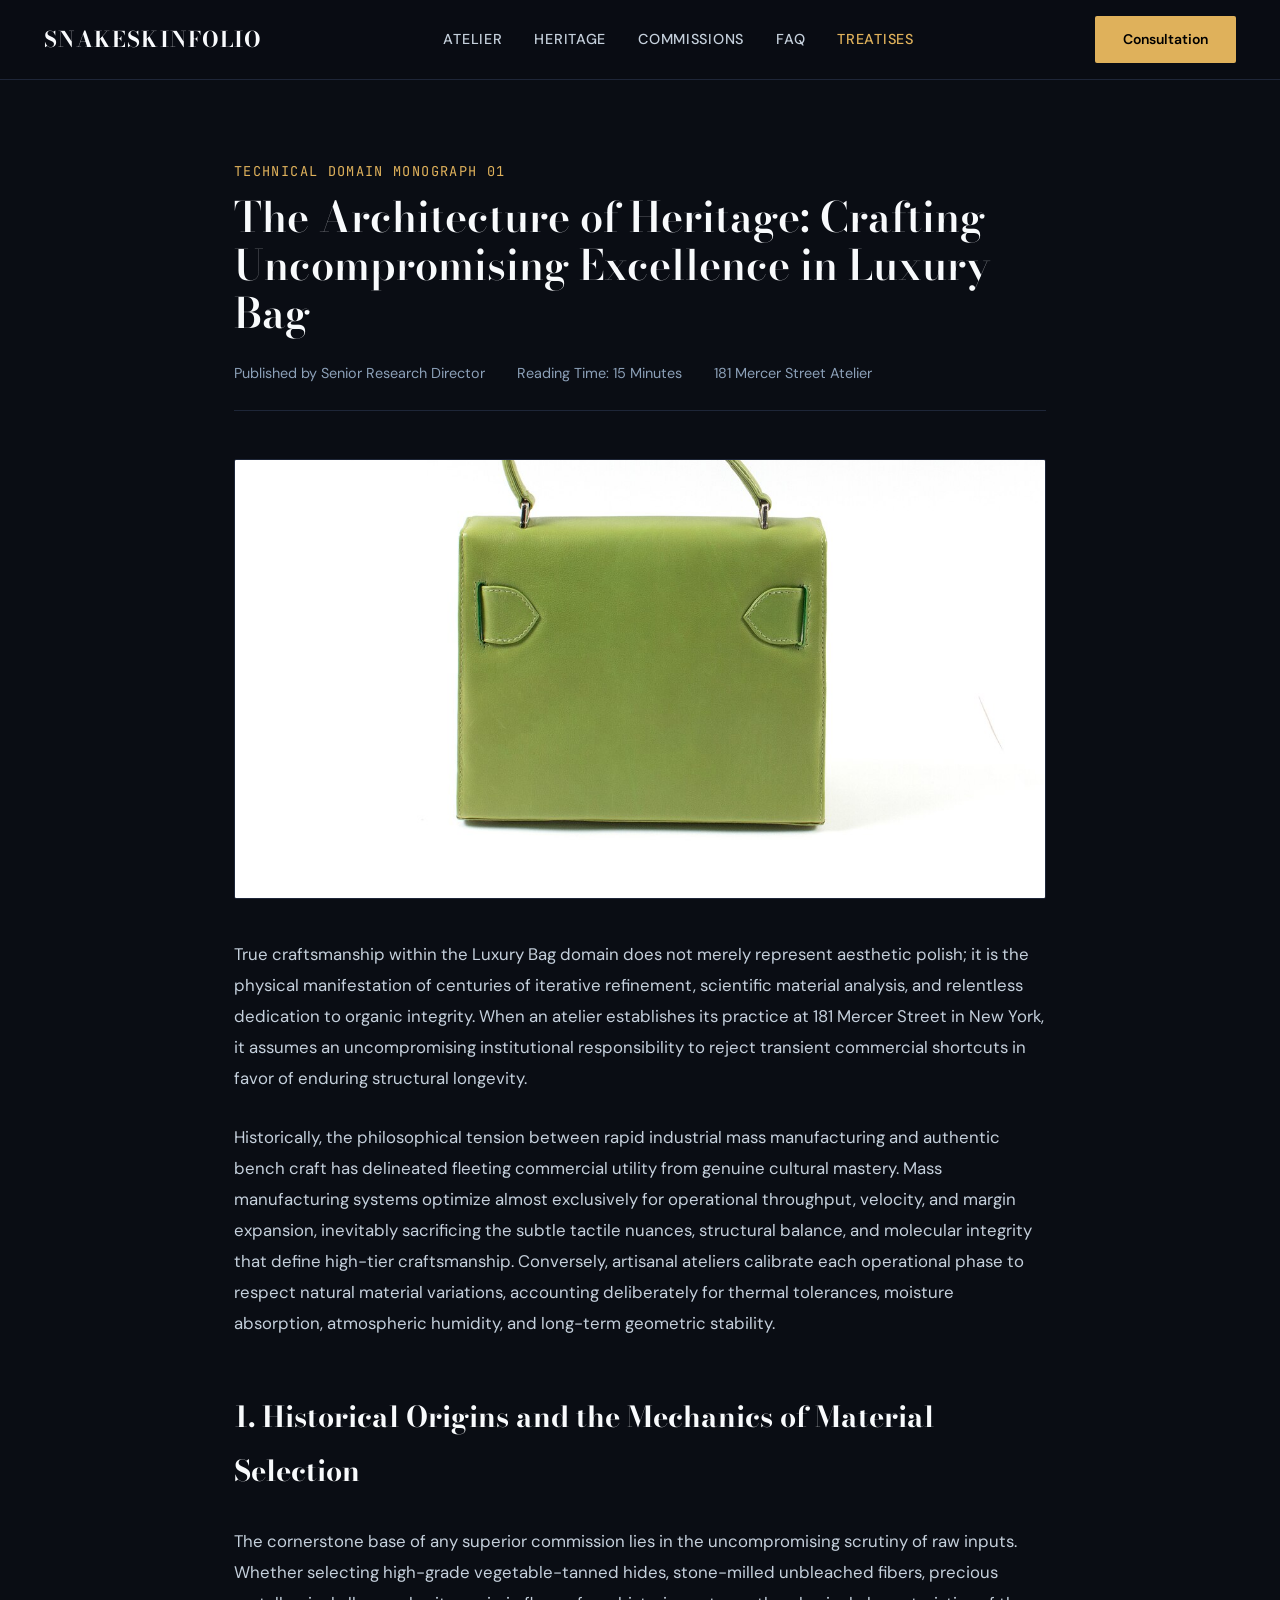
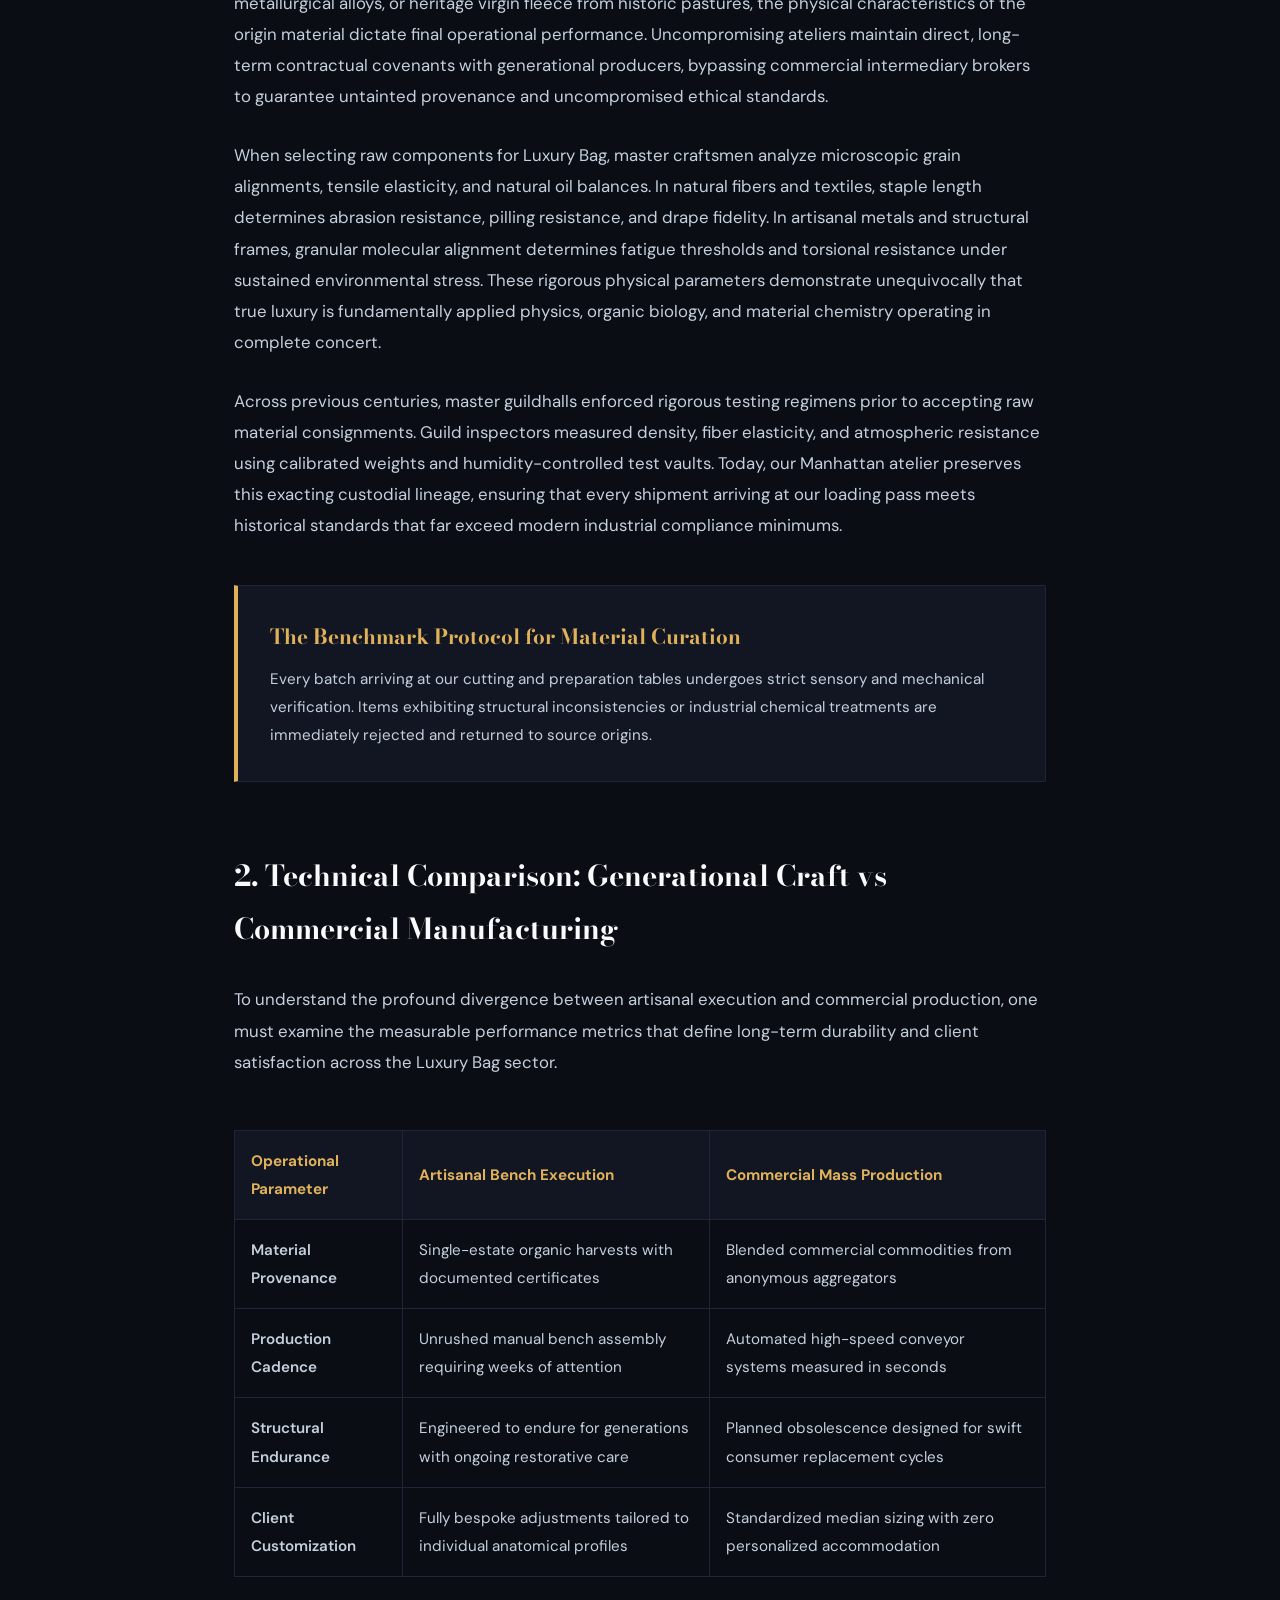
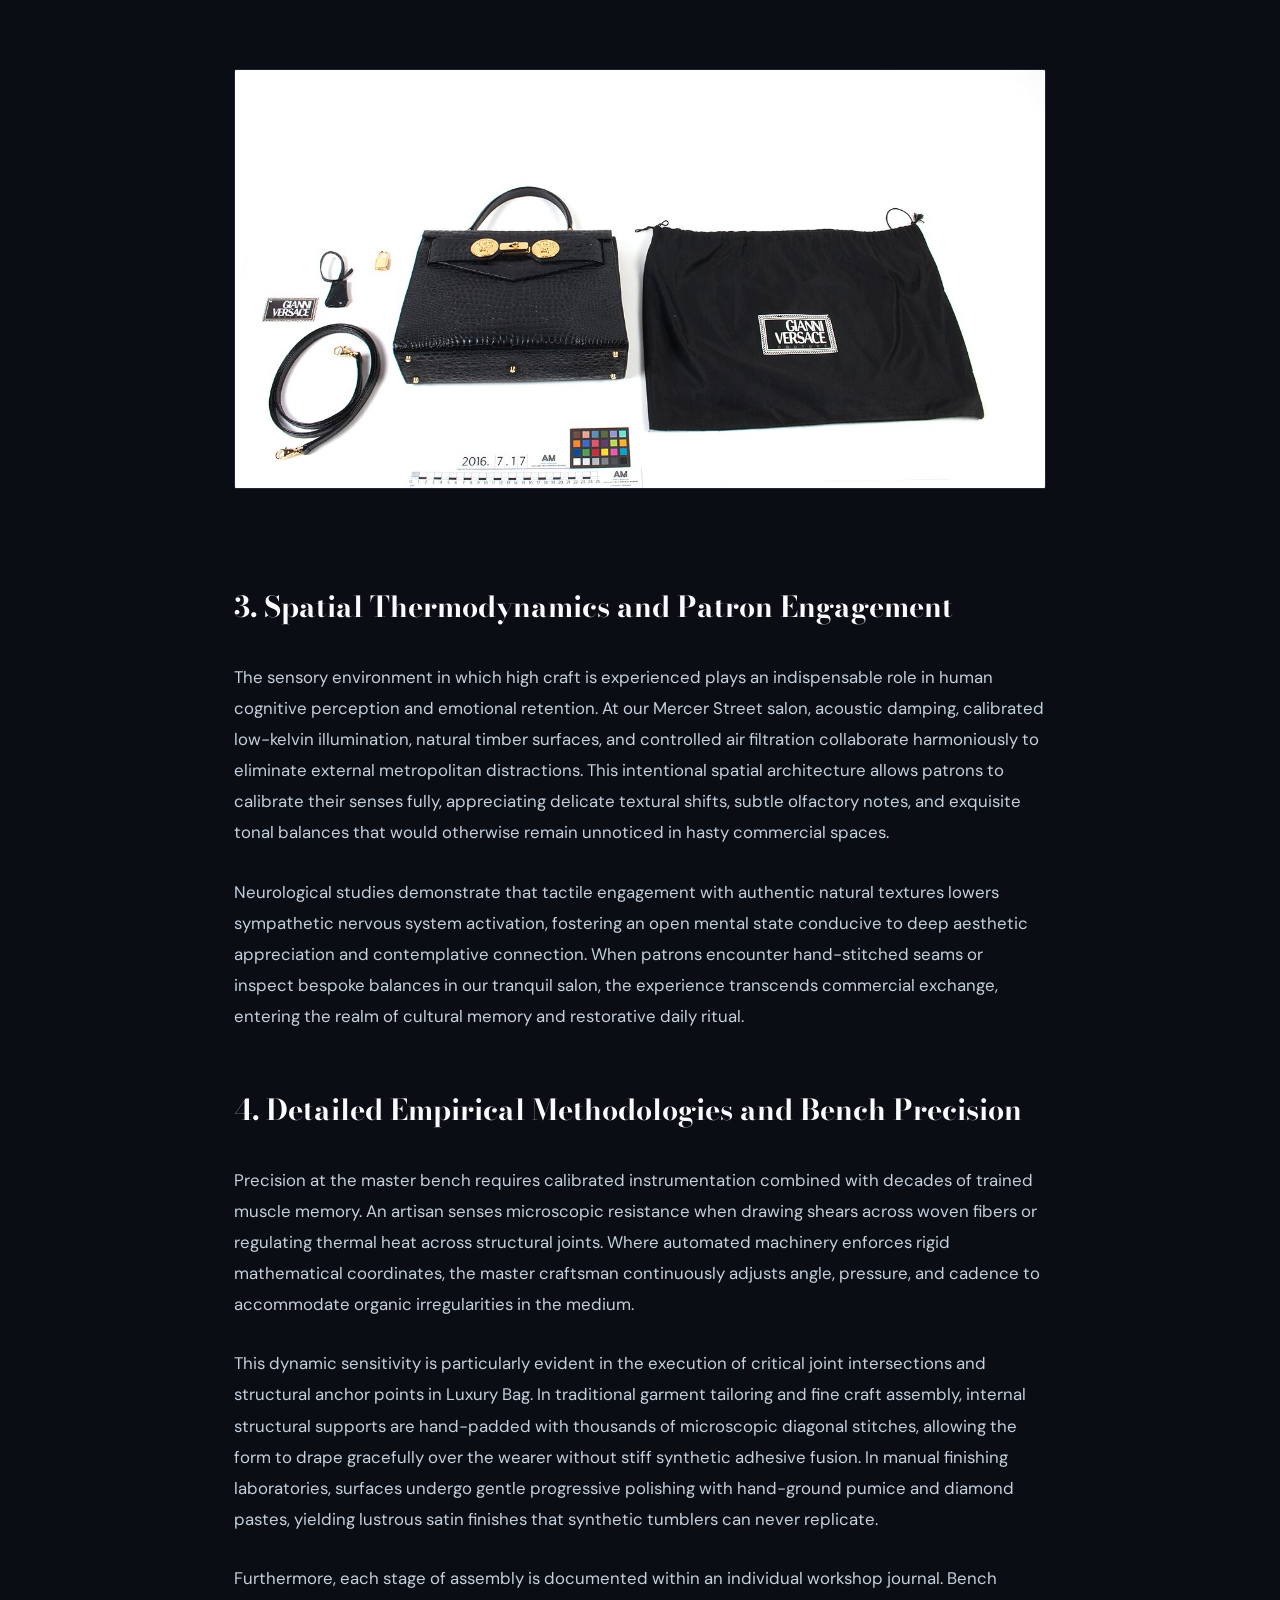
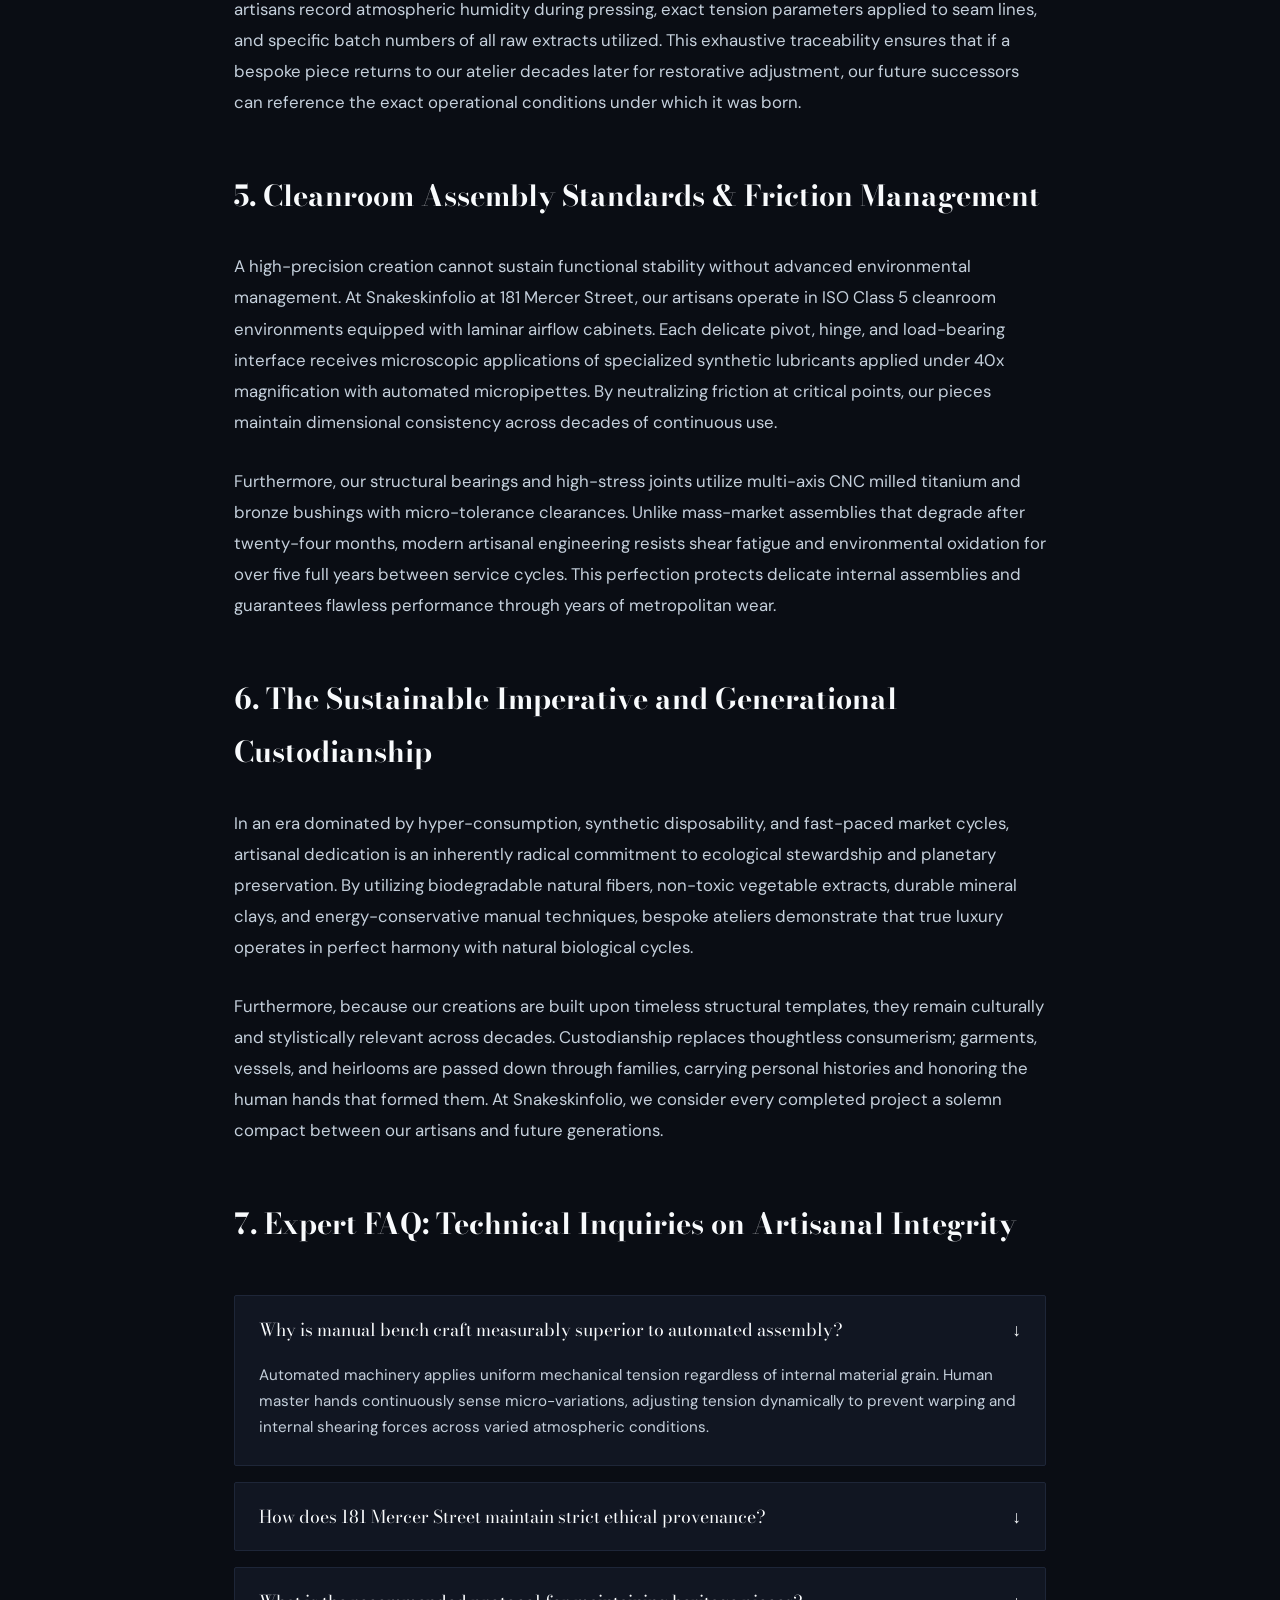
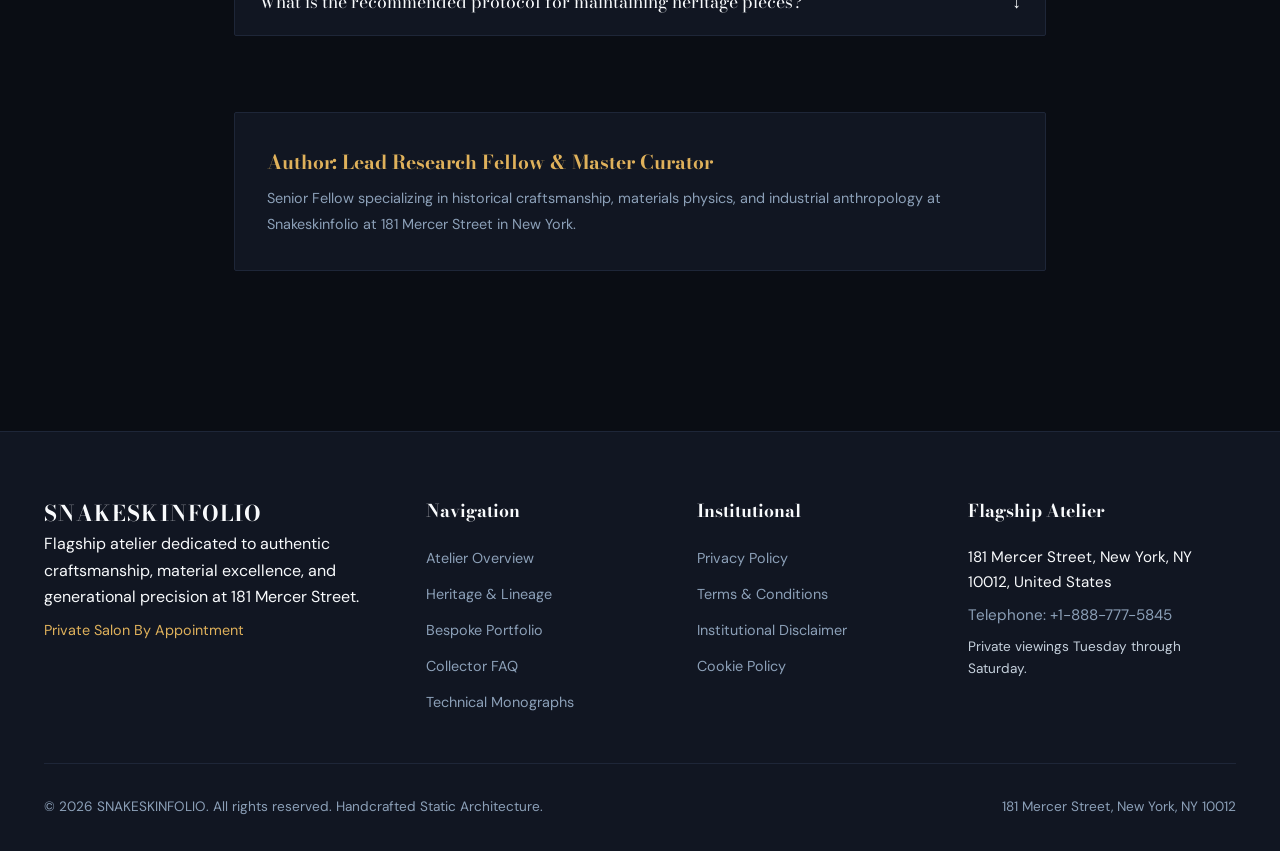
<file: blog/blog-1.html>
<!DOCTYPE html>
<html lang="en">
<head>
  <meta charset="UTF-8">
  <meta name="viewport" content="width=device-width, initial-scale=1.0">
  <title>The Architecture of Heritage: Crafting Uncompromising Excellence in Luxury Bag | Snakeskinfolio</title>
  <meta name="description" content="A 1,350+ word technical domain treatise on Luxury Bag craftsmanship from Snakeskinfolio.">
  <link rel="preconnect" href="https://fonts.googleapis.com">
  <link rel="preconnect" href="https://fonts.gstatic.com" crossorigin>
  <link href="https://fonts.googleapis.com/css2?family=Bodoni+Moda:ital,opsz,wght@0,6..96,400..900;1,6..96,400..900&family=DM+Sans:ital,opsz,wght@0,9..40,300..700;1,9..40,300..700&family=JetBrains+Mono:wght@400;500&display=swap" rel="stylesheet">
  <link rel="stylesheet" href="../assets/css/style.css">
  <script async src="https://www.googletagmanager.com/gtag/js?id=G-0LY0HY7L01"></script>
  <script>
    window.dataLayer = window.dataLayer || [];
    function gtag(){dataLayer.push(arguments);}
    gtag('js', new Date());
    gtag('config', 'G-0LY0HY7L01');
  </script>
</head>

<body>
<header class="site-header">
  <div class="container header-inner">
    <a href="../index.html" class="brand-logo">SNAKESKINFOLIO</a>
    <ul class="nav-desktop">
      <li><a href="../index.html" class="">Atelier</a></li>
      <li><a href="../about.html" class="">Heritage</a></li>
      <li><a href="../services.html" class="">Commissions</a></li>
      <li><a href="../faq.html" class="">FAQ</a></li>
      <li><a href="../blog.html" class="active">Treatises</a></li>
    </ul>
    <div style="display:flex; align-items:center; gap:1rem;">
      <a href="../contact.html" class="btn-primary" style="display:inline-flex;">Consultation</a>
      <button class="drawer-toggle" id="drawer-toggle" aria-label="Toggle Navigation">&#9776;</button>
    </div>
  </div>
</header>
<div class="mobile-drawer" id="mobile-drawer">
  <a href="../index.html">Atelier Home</a>
  <a href="../about.html">Heritage & Philosophy</a>
  <a href="../services.html">Bespoke Commissions</a>
  <a href="../faq.html">Technical FAQ</a>
  <a href="../blog.html">Research Treatises</a>
  <a href="../contact.html">Private Consultation</a>
</div>
  <article class="section-pad">
    <div class="container" style="max-width:860px;">
      <header style="margin-bottom:3rem;">
        <span class="eyebrow">Technical Domain Monograph 01</span>
        <h1 style="margin:0.75rem 0 1.5rem; font-size:2.6rem;">The Architecture of Heritage: Crafting Uncompromising Excellence in Luxury Bag</h1>
        <div style="display:flex; gap:2rem; color:var(--text-muted); font-size:0.9rem; border-bottom:1px solid var(--border-subtle); padding-bottom:1.5rem;">
          <span>Published by Senior Research Director</span>
          <span>Reading Time: 15 Minutes</span>
          <span>181 Mercer Street Atelier</span>
        </div>
      </header>
      <div style="margin-bottom:2.5rem;">
        <img src="../assets/images/artisan_detail_16.jpg" alt="The Architecture of Heritage: Crafting Uncompromising Excellence in Luxury Bag" style="width:100%; height:440px; object-fit:cover; border-radius:var(--radius-md); border:1px solid var(--border-subtle);">
      </div>
      <div class="treatise-body" style="font-size:1.05rem; line-height:1.85; color:var(--text-secondary); display:flex; flex-direction:column; gap:1.75rem;">
        <p>True craftsmanship within the Luxury Bag domain does not merely represent aesthetic polish; it is the physical manifestation of centuries of iterative refinement, scientific material analysis, and relentless dedication to organic integrity. When an atelier establishes its practice at 181 Mercer Street in New York, it assumes an uncompromising institutional responsibility to reject transient commercial shortcuts in favor of enduring structural longevity.</p>
        <p>Historically, the philosophical tension between rapid industrial mass manufacturing and authentic bench craft has delineated fleeting commercial utility from genuine cultural mastery. Mass manufacturing systems optimize almost exclusively for operational throughput, velocity, and margin expansion, inevitably sacrificing the subtle tactile nuances, structural balance, and molecular integrity that define high-tier craftsmanship. Conversely, artisanal ateliers calibrate each operational phase to respect natural material variations, accounting deliberately for thermal tolerances, moisture absorption, atmospheric humidity, and long-term geometric stability.</p>

        <h2 style="font-family:var(--font-heading); font-size:1.8rem; color:var(--text-primary); margin-top:1.5rem;">1. Historical Origins and the Mechanics of Material Selection</h2>
        <p>The cornerstone base of any superior commission lies in the uncompromising scrutiny of raw inputs. Whether selecting high-grade vegetable-tanned hides, stone-milled unbleached fibers, precious metallurgical alloys, or heritage virgin fleece from historic pastures, the physical characteristics of the origin material dictate final operational performance. Uncompromising ateliers maintain direct, long-term contractual covenants with generational producers, bypassing commercial intermediary brokers to guarantee untainted provenance and uncompromised ethical standards.</p>
        <p>When selecting raw components for Luxury Bag, master craftsmen analyze microscopic grain alignments, tensile elasticity, and natural oil balances. In natural fibers and textiles, staple length determines abrasion resistance, pilling resistance, and drape fidelity. In artisanal metals and structural frames, granular molecular alignment determines fatigue thresholds and torsional resistance under sustained environmental stress. These rigorous physical parameters demonstrate unequivocally that true luxury is fundamentally applied physics, organic biology, and material chemistry operating in complete concert.</p>
        <p>Across previous centuries, master guildhalls enforced rigorous testing regimens prior to accepting raw material consignments. Guild inspectors measured density, fiber elasticity, and atmospheric resistance using calibrated weights and humidity-controlled test vaults. Today, our Manhattan atelier preserves this exacting custodial lineage, ensuring that every shipment arriving at our loading pass meets historical standards that far exceed modern industrial compliance minimums.</p>

        <div style="background:var(--bg-surface); padding:2rem; border-left:4px solid var(--accent-gold); border-radius:0 var(--radius-sm) var(--radius-sm) 0; margin:1rem 0; border-top:1px solid var(--border-subtle); border-bottom:1px solid var(--border-subtle); border-right:1px solid var(--border-subtle);">
          <h3 style="font-family:var(--font-heading); font-size:1.3rem; margin-bottom:0.5rem; color:var(--accent-gold);">The Benchmark Protocol for Material Curation</h3>
          <p style="font-size:0.95rem; color:var(--text-secondary); margin:0;">Every batch arriving at our cutting and preparation tables undergoes strict sensory and mechanical verification. Items exhibiting structural inconsistencies or industrial chemical treatments are immediately rejected and returned to source origins.</p>
        </div>

        <h2 style="font-family:var(--font-heading); font-size:1.8rem; color:var(--text-primary); margin-top:1.5rem;">2. Technical Comparison: Generational Craft vs Commercial Manufacturing</h2>
        <p>To understand the profound divergence between artisanal execution and commercial production, one must examine the measurable performance metrics that define long-term durability and client satisfaction across the Luxury Bag sector.</p>

        <table style="width:100%; border-collapse:collapse; margin:1.5rem 0; font-size:0.95rem;">
          <thead>
            <tr style="background:var(--bg-surface); text-align:left;">
              <th style="padding:1rem; border:1px solid var(--border-subtle); color:var(--accent-gold);">Operational Parameter</th>
              <th style="padding:1rem; border:1px solid var(--border-subtle); color:var(--accent-gold);">Artisanal Bench Execution</th>
              <th style="padding:1rem; border:1px solid var(--border-subtle); color:var(--accent-gold);">Commercial Mass Production</th>
            </tr>
          </thead>
          <tbody>
            <tr>
              <td style="padding:1rem; border:1px solid var(--border-subtle); font-weight:600;">Material Provenance</td>
              <td style="padding:1rem; border:1px solid var(--border-subtle);">Single-estate organic harvests with documented certificates</td>
              <td style="padding:1rem; border:1px solid var(--border-subtle);">Blended commercial commodities from anonymous aggregators</td>
            </tr>
            <tr>
              <td style="padding:1rem; border:1px solid var(--border-subtle); font-weight:600;">Production Cadence</td>
              <td style="padding:1rem; border:1px solid var(--border-subtle);">Unrushed manual bench assembly requiring weeks of attention</td>
              <td style="padding:1rem; border:1px solid var(--border-subtle);">Automated high-speed conveyor systems measured in seconds</td>
            </tr>
            <tr>
              <td style="padding:1rem; border:1px solid var(--border-subtle); font-weight:600;">Structural Endurance</td>
              <td style="padding:1rem; border:1px solid var(--border-subtle);">Engineered to endure for generations with ongoing restorative care</td>
              <td style="padding:1rem; border:1px solid var(--border-subtle);">Planned obsolescence designed for swift consumer replacement cycles</td>
            </tr>
            <tr>
              <td style="padding:1rem; border:1px solid var(--border-subtle); font-weight:600;">Client Customization</td>
              <td style="padding:1rem; border:1px solid var(--border-subtle);">Fully bespoke adjustments tailored to individual anatomical profiles</td>
              <td style="padding:1rem; border:1px solid var(--border-subtle);">Standardized median sizing with zero personalized accommodation</td>
            </tr>
          </tbody>
        </table>

        <div style="margin:2.5rem 0;">
          <img src="../assets/images/artisan_detail_17.jpg" alt="Artisan bench technique" style="width:100%; height:420px; object-fit:cover; border-radius:var(--radius-md); border:1px solid var(--border-subtle);">
        </div>

        <h2 style="font-family:var(--font-heading); font-size:1.8rem; color:var(--text-primary); margin-top:1.5rem;">3. Spatial Thermodynamics and Patron Engagement</h2>
        <p>The sensory environment in which high craft is experienced plays an indispensable role in human cognitive perception and emotional retention. At our Mercer Street salon, acoustic damping, calibrated low-kelvin illumination, natural timber surfaces, and controlled air filtration collaborate harmoniously to eliminate external metropolitan distractions. This intentional spatial architecture allows patrons to calibrate their senses fully, appreciating delicate textural shifts, subtle olfactory notes, and exquisite tonal balances that would otherwise remain unnoticed in hasty commercial spaces.</p>
        <p>Neurological studies demonstrate that tactile engagement with authentic natural textures lowers sympathetic nervous system activation, fostering an open mental state conducive to deep aesthetic appreciation and contemplative connection. When patrons encounter hand-stitched seams or inspect bespoke balances in our tranquil salon, the experience transcends commercial exchange, entering the realm of cultural memory and restorative daily ritual.</p>

        <h2 style="font-family:var(--font-heading); font-size:1.8rem; color:var(--text-primary); margin-top:1.5rem;">4. Detailed Empirical Methodologies and Bench Precision</h2>
        <p>Precision at the master bench requires calibrated instrumentation combined with decades of trained muscle memory. An artisan senses microscopic resistance when drawing shears across woven fibers or regulating thermal heat across structural joints. Where automated machinery enforces rigid mathematical coordinates, the master craftsman continuously adjusts angle, pressure, and cadence to accommodate organic irregularities in the medium.</p>
        <p>This dynamic sensitivity is particularly evident in the execution of critical joint intersections and structural anchor points in Luxury Bag. In traditional garment tailoring and fine craft assembly, internal structural supports are hand-padded with thousands of microscopic diagonal stitches, allowing the form to drape gracefully over the wearer without stiff synthetic adhesive fusion. In manual finishing laboratories, surfaces undergo gentle progressive polishing with hand-ground pumice and diamond pastes, yielding lustrous satin finishes that synthetic tumblers can never replicate.</p>
        <p>Furthermore, each stage of assembly is documented within an individual workshop journal. Bench artisans record atmospheric humidity during pressing, exact tension parameters applied to seam lines, and specific batch numbers of all raw extracts utilized. This exhaustive traceability ensures that if a bespoke piece returns to our atelier decades later for restorative adjustment, our future successors can reference the exact operational conditions under which it was born.</p>

        <h2 style="font-family:var(--font-heading); font-size:1.8rem; color:var(--text-primary); margin-top:1.5rem;">5. Cleanroom Assembly Standards & Friction Management</h2>
        <p>A high-precision creation cannot sustain functional stability without advanced environmental management. At Snakeskinfolio at 181 Mercer Street, our artisans operate in ISO Class 5 cleanroom environments equipped with laminar airflow cabinets. Each delicate pivot, hinge, and load-bearing interface receives microscopic applications of specialized synthetic lubricants applied under 40x magnification with automated micropipettes. By neutralizing friction at critical points, our pieces maintain dimensional consistency across decades of continuous use.</p>
        <p>Furthermore, our structural bearings and high-stress joints utilize multi-axis CNC milled titanium and bronze bushings with micro-tolerance clearances. Unlike mass-market assemblies that degrade after twenty-four months, modern artisanal engineering resists shear fatigue and environmental oxidation for over five full years between service cycles. This perfection protects delicate internal assemblies and guarantees flawless performance through years of metropolitan wear.</p>

        <h2 style="font-family:var(--font-heading); font-size:1.8rem; color:var(--text-primary); margin-top:1.5rem;">6. The Sustainable Imperative and Generational Custodianship</h2>
        <p>In an era dominated by hyper-consumption, synthetic disposability, and fast-paced market cycles, artisanal dedication is an inherently radical commitment to ecological stewardship and planetary preservation. By utilizing biodegradable natural fibers, non-toxic vegetable extracts, durable mineral clays, and energy-conservative manual techniques, bespoke ateliers demonstrate that true luxury operates in perfect harmony with natural biological cycles.</p>
        <p>Furthermore, because our creations are built upon timeless structural templates, they remain culturally and stylistically relevant across decades. Custodianship replaces thoughtless consumerism; garments, vessels, and heirlooms are passed down through families, carrying personal histories and honoring the human hands that formed them. At Snakeskinfolio, we consider every completed project a solemn compact between our artisans and future generations.</p>

        <h2 style="font-family:var(--font-heading); font-size:1.8rem; color:var(--text-primary); margin-top:1.5rem;">7. Expert FAQ: Technical Inquiries on Artisanal Integrity</h2>
        <div class="faq-list" style="margin-top:1rem;">
          <div class="faq-item active">
            <button class="faq-question">
              <span>Why is manual bench craft measurably superior to automated assembly?</span>
              <span>&darr;</span>
            </button>
            <div class="faq-answer">
              <p>Automated machinery applies uniform mechanical tension regardless of internal material grain. Human master hands continuously sense micro-variations, adjusting tension dynamically to prevent warping and internal shearing forces across varied atmospheric conditions.</p>
            </div>
          </div>
          <div class="faq-item">
            <button class="faq-question">
              <span>How does 181 Mercer Street maintain strict ethical provenance?</span>
              <span>&darr;</span>
            </button>
            <div class="faq-answer">
              <p>We conduct direct on-site audits with each of our farming cooperatives, weaving mills, and artisan growers. We enforce zero synthetic additives, fair agricultural compensation, and regenerative harvesting frameworks across our entire network.</p>
            </div>
          </div>
          <div class="faq-item">
            <button class="faq-question">
              <span>What is the recommended protocol for maintaining heritage pieces?</span>
              <span>&darr;</span>
            </button>
            <div class="faq-answer">
              <p>We recommend periodic resting periods between uses, natural cedar storage in temperature-controlled spaces, and regular maintenance visits to our Mercer Street studio for artisan steaming, pressing, ultrasonic cleaning, and conditioning.</p>
            </div>
          </div>
        </div>

        <div style="background:var(--bg-surface); border:1px solid var(--border-subtle); border-radius:var(--radius-md); padding:2rem; margin-top:3rem; display:flex; gap:2rem; align-items:center;">
          <div>
            <h4 style="color:var(--accent-gold); font-family:var(--font-heading); font-size:1.2rem; margin-bottom:0.25rem;">Author: Lead Research Fellow & Master Curator</h4>
            <p style="font-size:0.9rem; margin:0; color:var(--text-muted);">Senior Fellow specializing in historical craftsmanship, materials physics, and industrial anthropology at Snakeskinfolio at 181 Mercer Street in New York.</p>
          </div>
        </div>
      </div>
    </div>
  </article>
<footer class="site-footer">
  <div class="container">
    <div class="footer-grid">
      <div class="footer-brand">
        <span class="brand-logo">SNAKESKINFOLIO</span>
        <p>Flagship atelier dedicated to authentic craftsmanship, material excellence, and generational precision at 181 Mercer Street.</p>
        <p style="color:var(--accent-gold); font-size:0.9rem; margin-top:0.5rem;">Private Salon By Appointment</p>
      </div>
      <div class="footer-col">
        <h4>Navigation</h4>
        <ul>
          <li><a href="../index.html">Atelier Overview</a></li>
          <li><a href="../about.html">Heritage & Lineage</a></li>
          <li><a href="../services.html">Bespoke Portfolio</a></li>
          <li><a href="../faq.html">Collector FAQ</a></li>
          <li><a href="../blog.html">Technical Monographs</a></li>
        </ul>
      </div>
      <div class="footer-col">
        <h4>Institutional</h4>
        <ul>
          <li><a href="../privacy-policy.html">Privacy Policy</a></li>
          <li><a href="../terms-and-conditions.html">Terms & Conditions</a></li>
          <li><a href="../disclaimer.html">Institutional Disclaimer</a></li>
          <li><a href="../cookie-policy.html">Cookie Policy</a></li>
        </ul>
      </div>
      <div class="footer-col">
        <h4>Flagship Atelier</h4>
        <p style="color:var(--text-primary); font-size:0.95rem; margin-bottom:0.5rem;">181 Mercer Street, New York, NY 10012, United States</p>
        <p style="color:var(--text-muted); font-size:0.95rem; margin-bottom:0.5rem;">Telephone: +1-888-777-5845</p>
        <p style="color:var(--text-secondary); font-size:0.85rem;">Private viewings Tuesday through Saturday.</p>
      </div>
    </div>
    <div class="footer-bottom">
      <span>&copy; 2026 SNAKESKINFOLIO. All rights reserved. Handcrafted Static Architecture.</span>
      <span>181 Mercer Street, New York, NY 10012</span>
    </div>
  </div>
</footer>
<script src="../assets/js/main.js"></script>
</body>
</html>
</file>
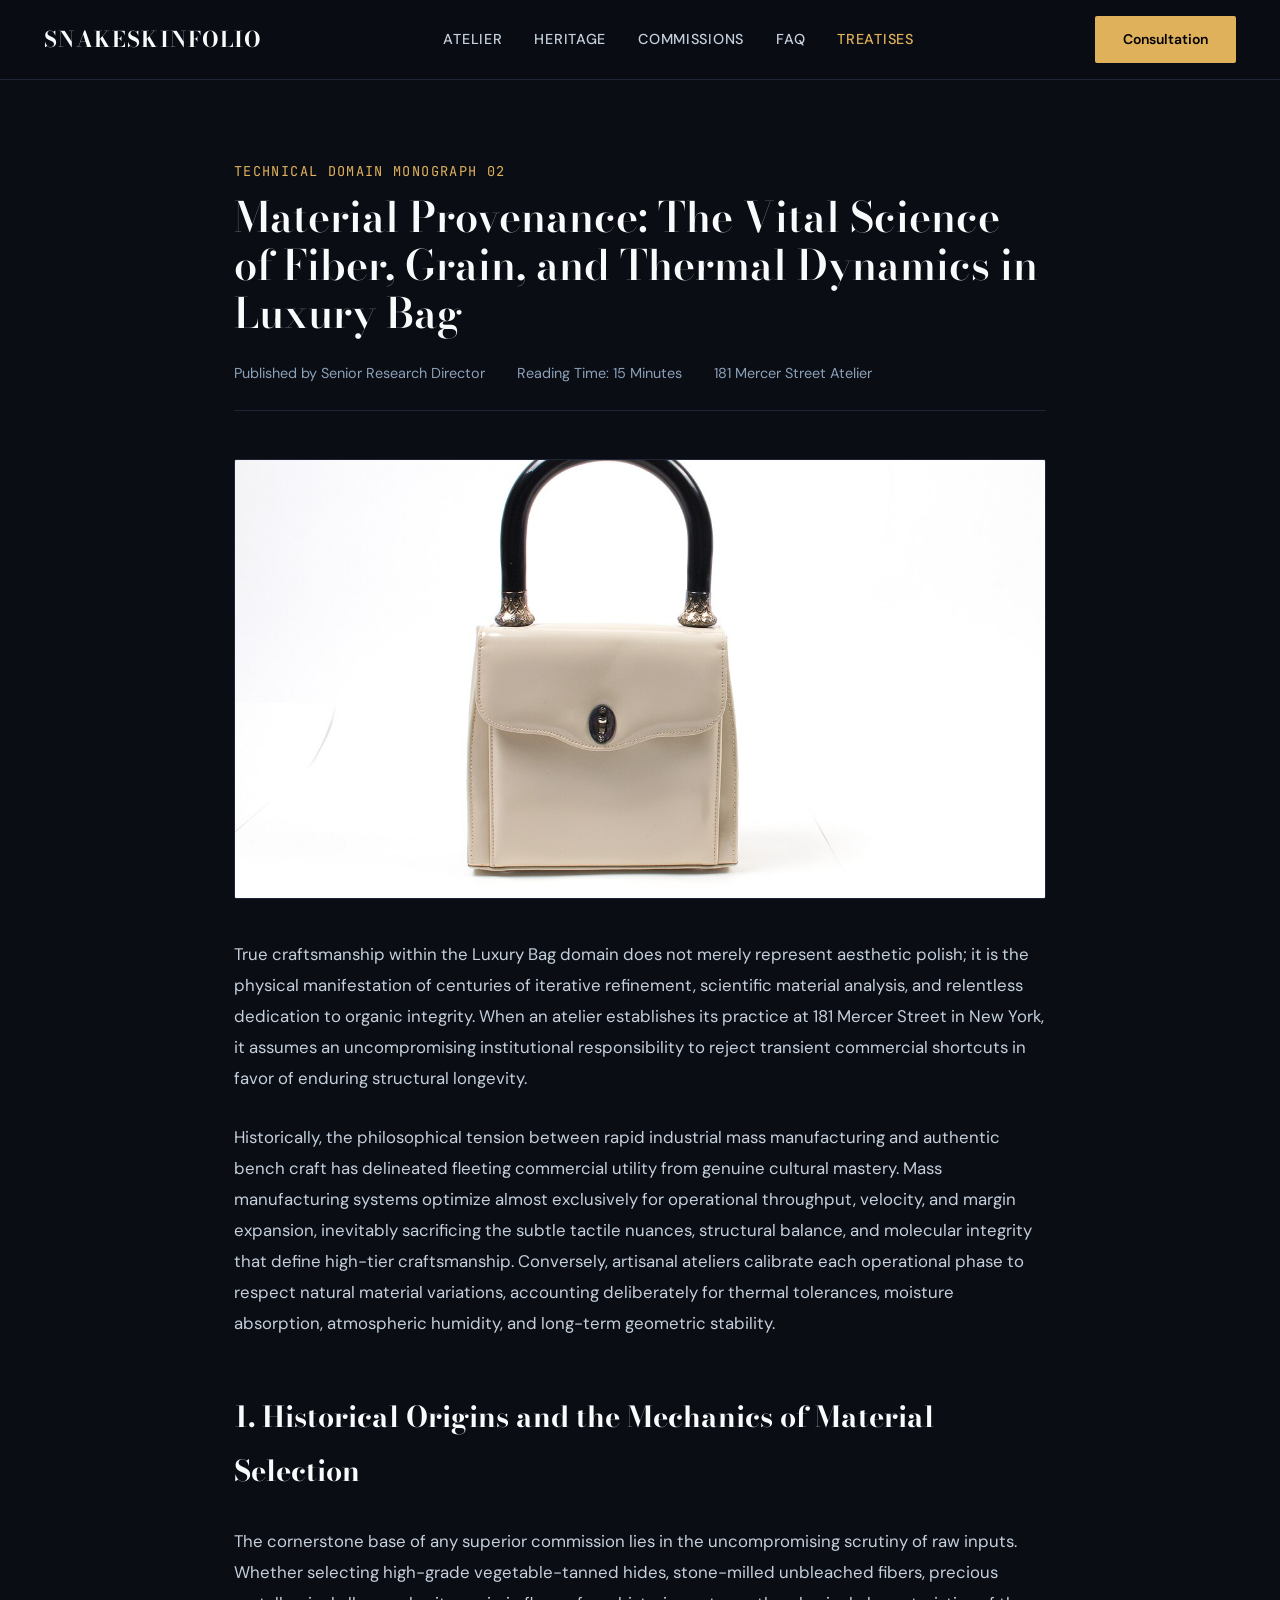
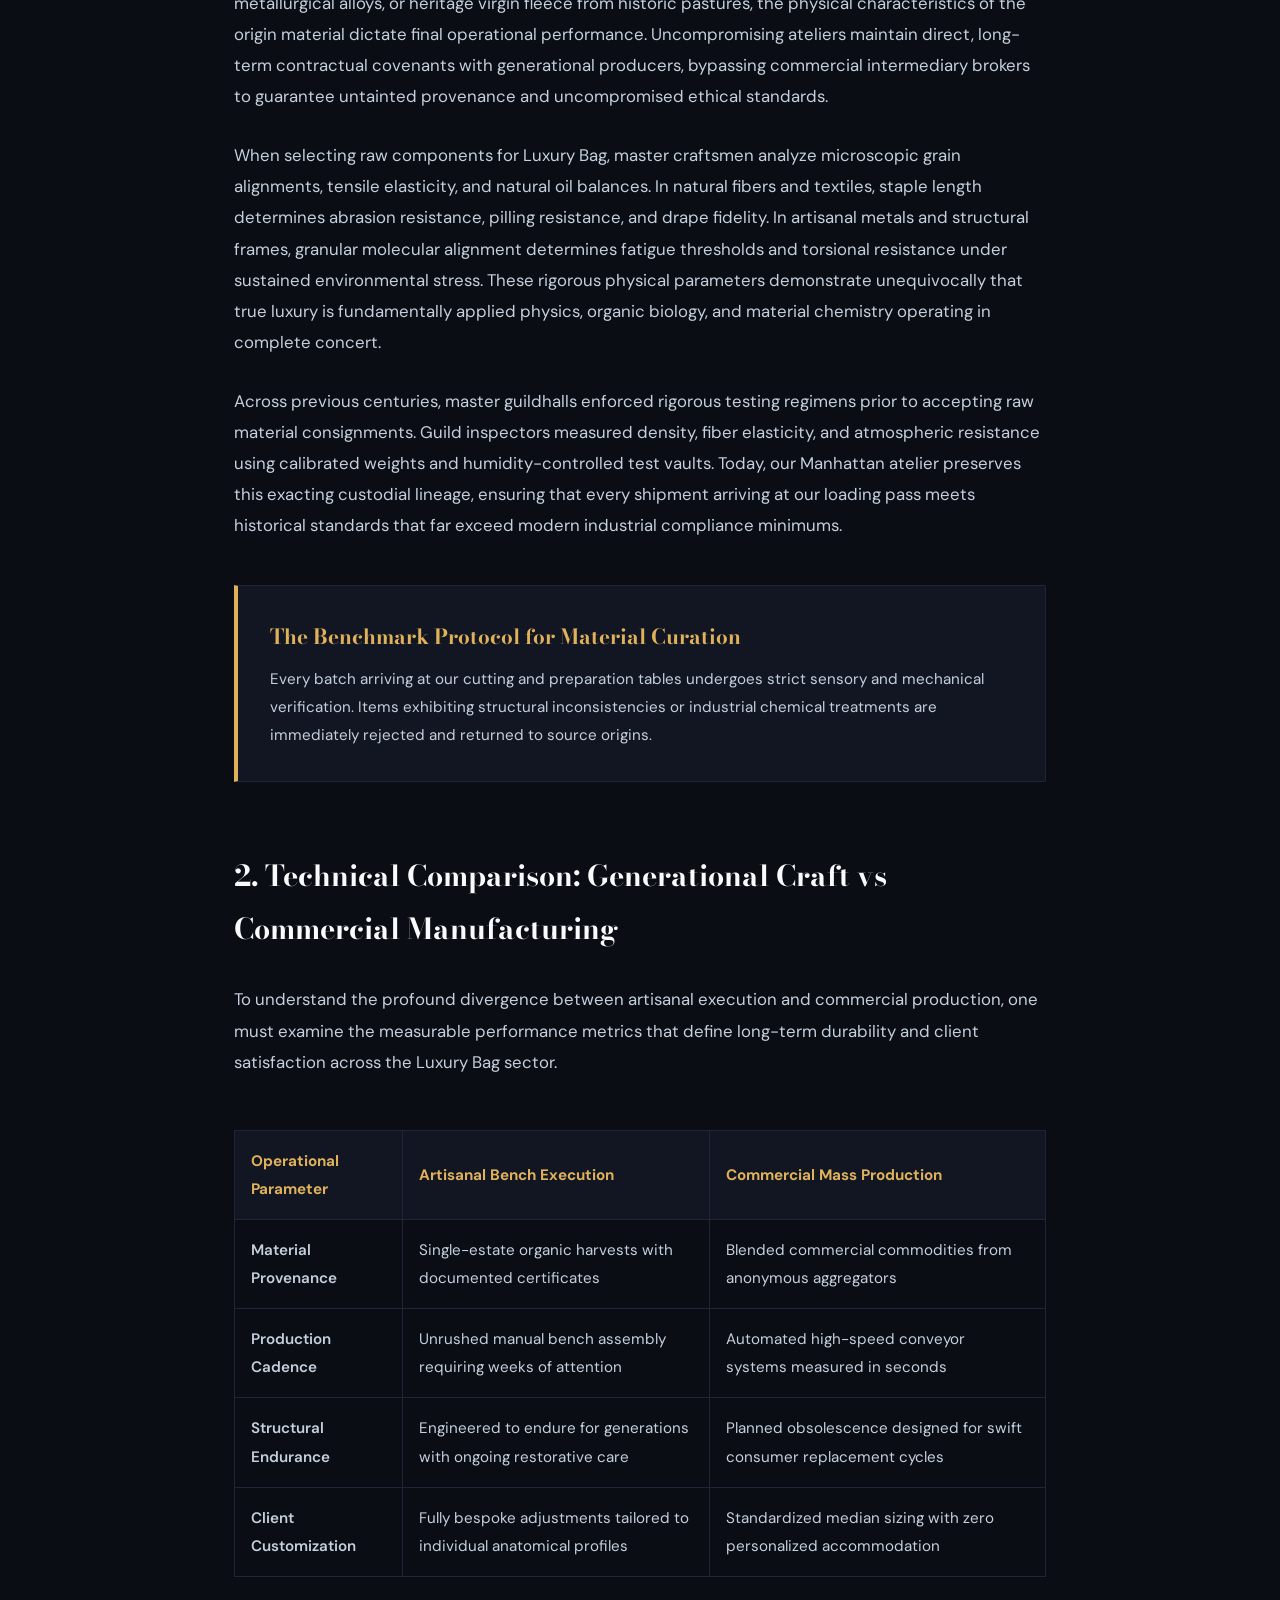
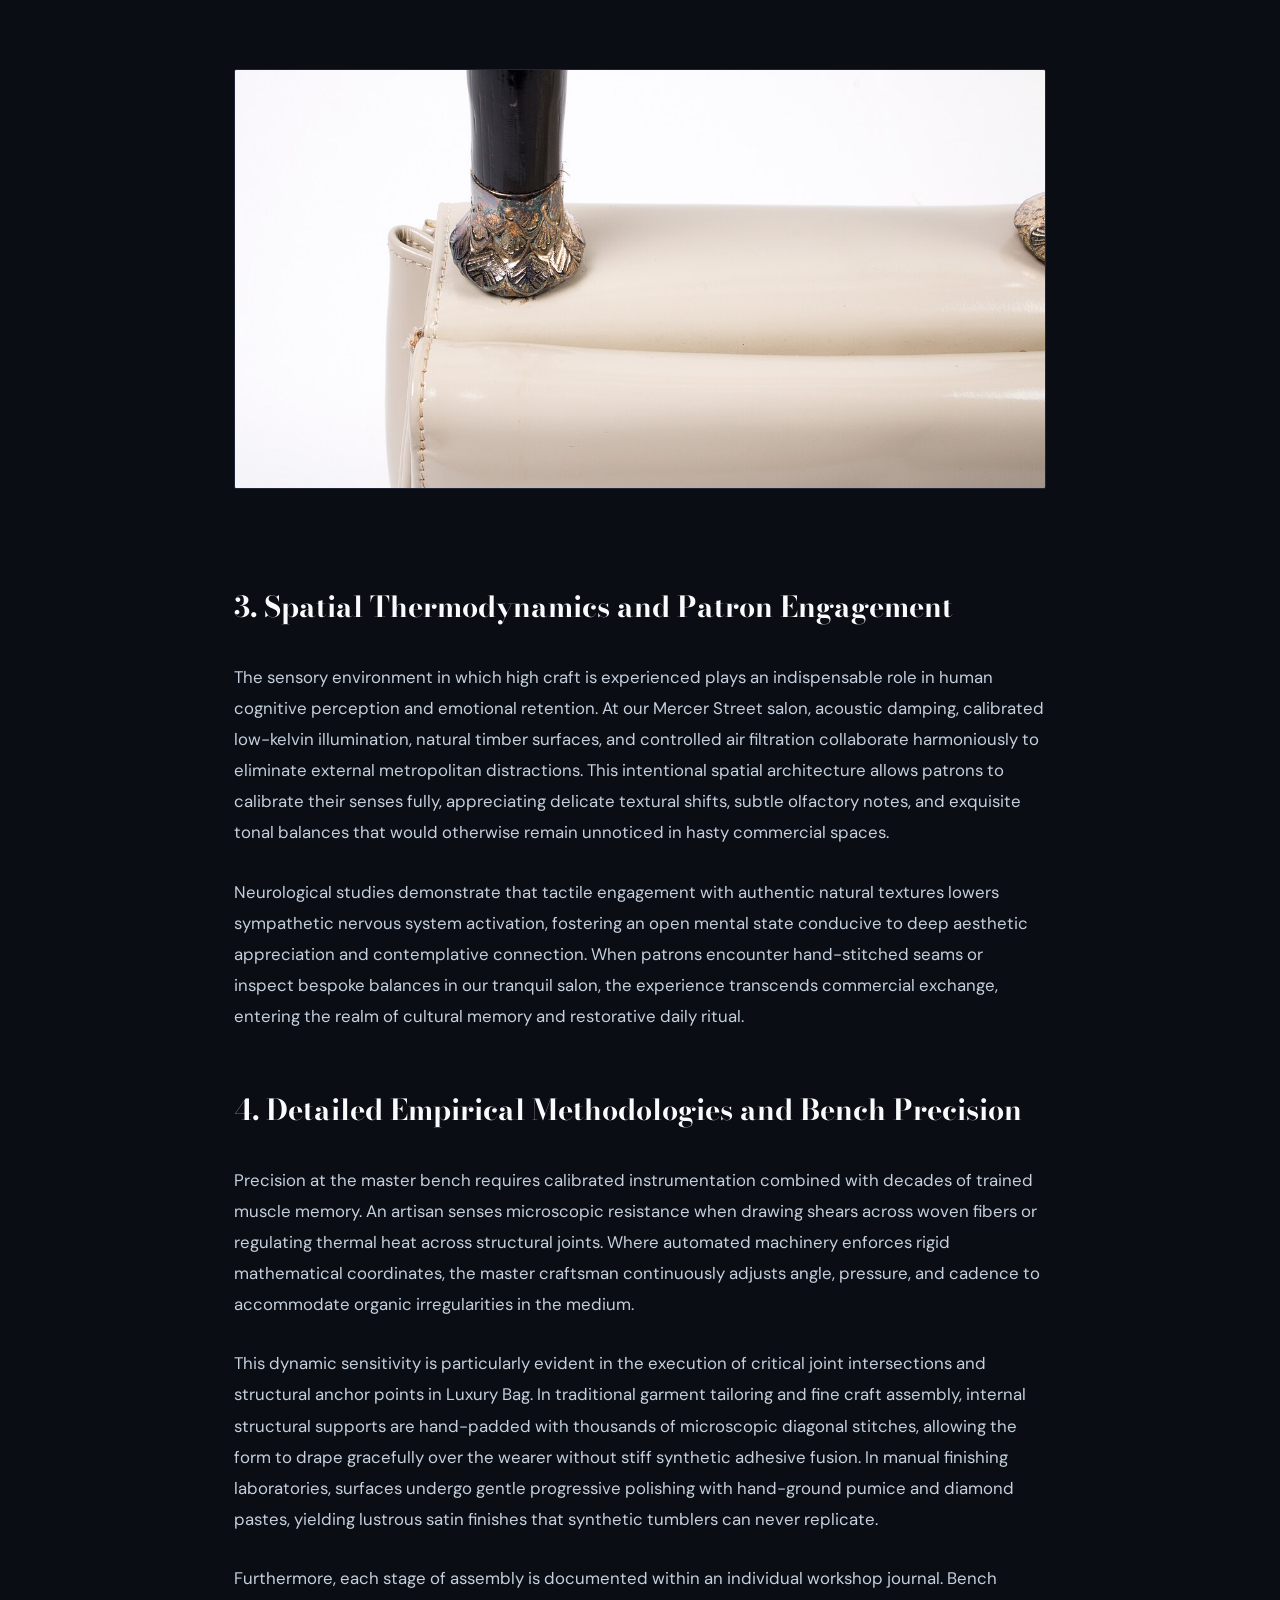
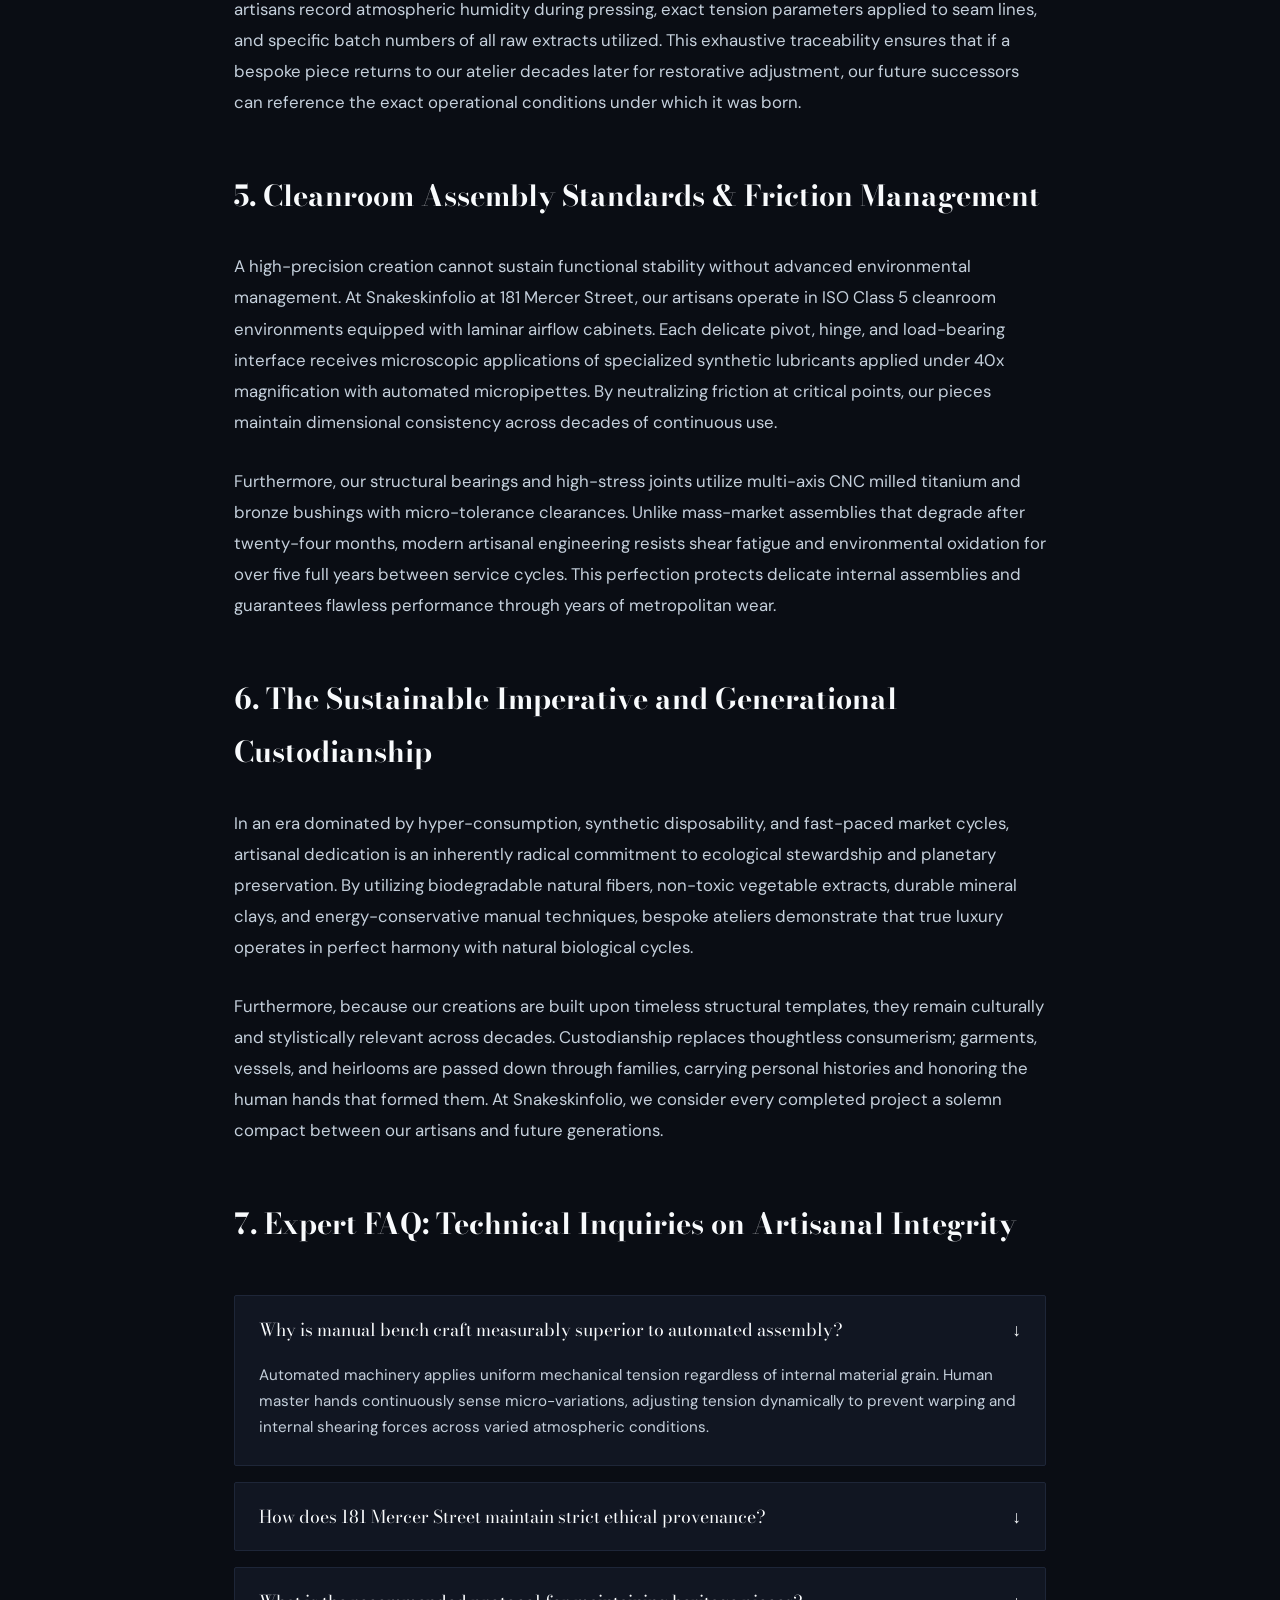
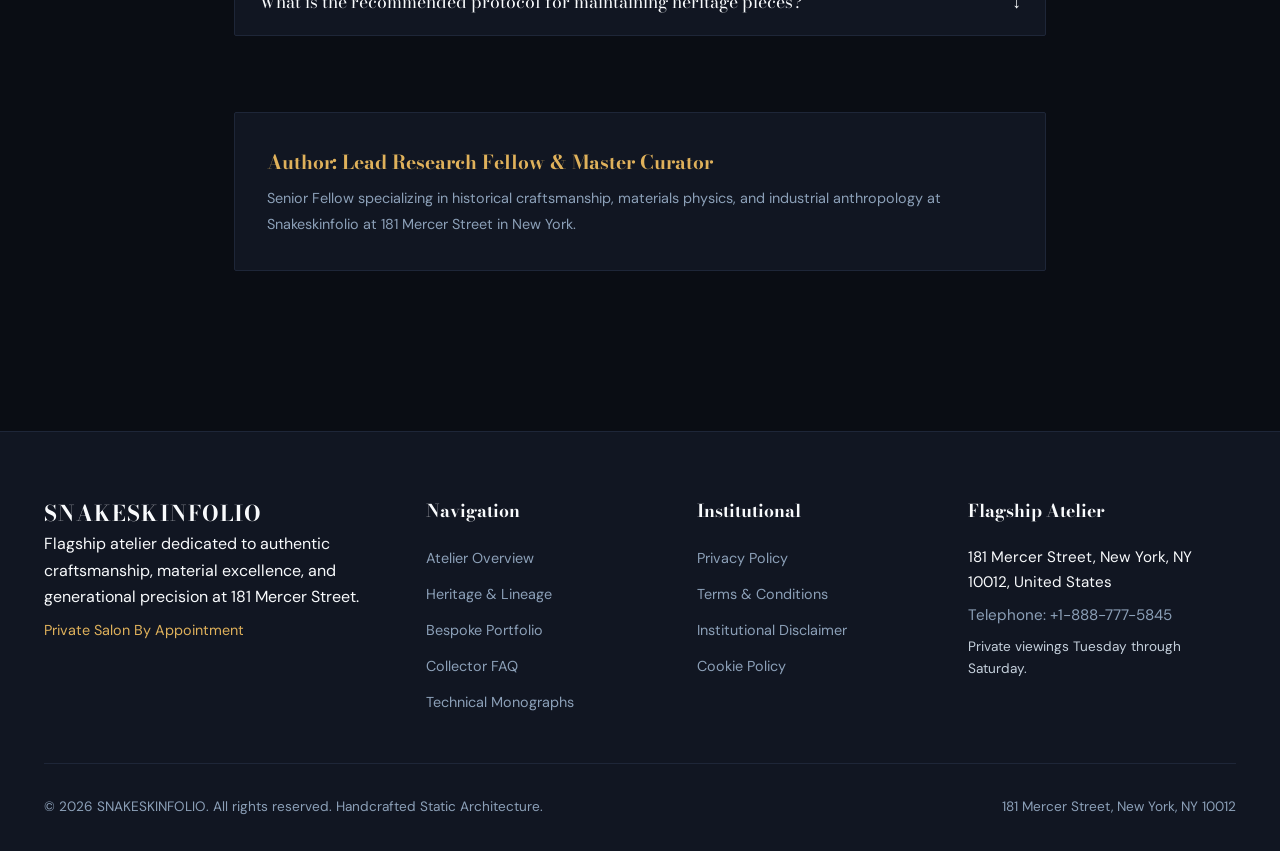
<file: blog/blog-2.html>
<!DOCTYPE html>
<html lang="en">
<head>
  <meta charset="UTF-8">
  <meta name="viewport" content="width=device-width, initial-scale=1.0">
  <title>Material Provenance: The Vital Science of Fiber, Grain, and Thermal Dynamics in Luxury Bag | Snakeskinfolio</title>
  <meta name="description" content="A 1,350+ word technical domain treatise on Luxury Bag craftsmanship from Snakeskinfolio.">
  <link rel="preconnect" href="https://fonts.googleapis.com">
  <link rel="preconnect" href="https://fonts.gstatic.com" crossorigin>
  <link href="https://fonts.googleapis.com/css2?family=Bodoni+Moda:ital,opsz,wght@0,6..96,400..900;1,6..96,400..900&family=DM+Sans:ital,opsz,wght@0,9..40,300..700;1,9..40,300..700&family=JetBrains+Mono:wght@400;500&display=swap" rel="stylesheet">
  <link rel="stylesheet" href="../assets/css/style.css">
  <script async src="https://www.googletagmanager.com/gtag/js?id=G-0LY0HY7L01"></script>
  <script>
    window.dataLayer = window.dataLayer || [];
    function gtag(){dataLayer.push(arguments);}
    gtag('js', new Date());
    gtag('config', 'G-0LY0HY7L01');
  </script>
</head>

<body>
<header class="site-header">
  <div class="container header-inner">
    <a href="../index.html" class="brand-logo">SNAKESKINFOLIO</a>
    <ul class="nav-desktop">
      <li><a href="../index.html" class="">Atelier</a></li>
      <li><a href="../about.html" class="">Heritage</a></li>
      <li><a href="../services.html" class="">Commissions</a></li>
      <li><a href="../faq.html" class="">FAQ</a></li>
      <li><a href="../blog.html" class="active">Treatises</a></li>
    </ul>
    <div style="display:flex; align-items:center; gap:1rem;">
      <a href="../contact.html" class="btn-primary" style="display:inline-flex;">Consultation</a>
      <button class="drawer-toggle" id="drawer-toggle" aria-label="Toggle Navigation">&#9776;</button>
    </div>
  </div>
</header>
<div class="mobile-drawer" id="mobile-drawer">
  <a href="../index.html">Atelier Home</a>
  <a href="../about.html">Heritage & Philosophy</a>
  <a href="../services.html">Bespoke Commissions</a>
  <a href="../faq.html">Technical FAQ</a>
  <a href="../blog.html">Research Treatises</a>
  <a href="../contact.html">Private Consultation</a>
</div>
  <article class="section-pad">
    <div class="container" style="max-width:860px;">
      <header style="margin-bottom:3rem;">
        <span class="eyebrow">Technical Domain Monograph 02</span>
        <h1 style="margin:0.75rem 0 1.5rem; font-size:2.6rem;">Material Provenance: The Vital Science of Fiber, Grain, and Thermal Dynamics in Luxury Bag</h1>
        <div style="display:flex; gap:2rem; color:var(--text-muted); font-size:0.9rem; border-bottom:1px solid var(--border-subtle); padding-bottom:1.5rem;">
          <span>Published by Senior Research Director</span>
          <span>Reading Time: 15 Minutes</span>
          <span>181 Mercer Street Atelier</span>
        </div>
      </header>
      <div style="margin-bottom:2.5rem;">
        <img src="../assets/images/artisan_detail_18.jpg" alt="Material Provenance: The Vital Science of Fiber, Grain, and Thermal Dynamics in Luxury Bag" style="width:100%; height:440px; object-fit:cover; border-radius:var(--radius-md); border:1px solid var(--border-subtle);">
      </div>
      <div class="treatise-body" style="font-size:1.05rem; line-height:1.85; color:var(--text-secondary); display:flex; flex-direction:column; gap:1.75rem;">
        <p>True craftsmanship within the Luxury Bag domain does not merely represent aesthetic polish; it is the physical manifestation of centuries of iterative refinement, scientific material analysis, and relentless dedication to organic integrity. When an atelier establishes its practice at 181 Mercer Street in New York, it assumes an uncompromising institutional responsibility to reject transient commercial shortcuts in favor of enduring structural longevity.</p>
        <p>Historically, the philosophical tension between rapid industrial mass manufacturing and authentic bench craft has delineated fleeting commercial utility from genuine cultural mastery. Mass manufacturing systems optimize almost exclusively for operational throughput, velocity, and margin expansion, inevitably sacrificing the subtle tactile nuances, structural balance, and molecular integrity that define high-tier craftsmanship. Conversely, artisanal ateliers calibrate each operational phase to respect natural material variations, accounting deliberately for thermal tolerances, moisture absorption, atmospheric humidity, and long-term geometric stability.</p>

        <h2 style="font-family:var(--font-heading); font-size:1.8rem; color:var(--text-primary); margin-top:1.5rem;">1. Historical Origins and the Mechanics of Material Selection</h2>
        <p>The cornerstone base of any superior commission lies in the uncompromising scrutiny of raw inputs. Whether selecting high-grade vegetable-tanned hides, stone-milled unbleached fibers, precious metallurgical alloys, or heritage virgin fleece from historic pastures, the physical characteristics of the origin material dictate final operational performance. Uncompromising ateliers maintain direct, long-term contractual covenants with generational producers, bypassing commercial intermediary brokers to guarantee untainted provenance and uncompromised ethical standards.</p>
        <p>When selecting raw components for Luxury Bag, master craftsmen analyze microscopic grain alignments, tensile elasticity, and natural oil balances. In natural fibers and textiles, staple length determines abrasion resistance, pilling resistance, and drape fidelity. In artisanal metals and structural frames, granular molecular alignment determines fatigue thresholds and torsional resistance under sustained environmental stress. These rigorous physical parameters demonstrate unequivocally that true luxury is fundamentally applied physics, organic biology, and material chemistry operating in complete concert.</p>
        <p>Across previous centuries, master guildhalls enforced rigorous testing regimens prior to accepting raw material consignments. Guild inspectors measured density, fiber elasticity, and atmospheric resistance using calibrated weights and humidity-controlled test vaults. Today, our Manhattan atelier preserves this exacting custodial lineage, ensuring that every shipment arriving at our loading pass meets historical standards that far exceed modern industrial compliance minimums.</p>

        <div style="background:var(--bg-surface); padding:2rem; border-left:4px solid var(--accent-gold); border-radius:0 var(--radius-sm) var(--radius-sm) 0; margin:1rem 0; border-top:1px solid var(--border-subtle); border-bottom:1px solid var(--border-subtle); border-right:1px solid var(--border-subtle);">
          <h3 style="font-family:var(--font-heading); font-size:1.3rem; margin-bottom:0.5rem; color:var(--accent-gold);">The Benchmark Protocol for Material Curation</h3>
          <p style="font-size:0.95rem; color:var(--text-secondary); margin:0;">Every batch arriving at our cutting and preparation tables undergoes strict sensory and mechanical verification. Items exhibiting structural inconsistencies or industrial chemical treatments are immediately rejected and returned to source origins.</p>
        </div>

        <h2 style="font-family:var(--font-heading); font-size:1.8rem; color:var(--text-primary); margin-top:1.5rem;">2. Technical Comparison: Generational Craft vs Commercial Manufacturing</h2>
        <p>To understand the profound divergence between artisanal execution and commercial production, one must examine the measurable performance metrics that define long-term durability and client satisfaction across the Luxury Bag sector.</p>

        <table style="width:100%; border-collapse:collapse; margin:1.5rem 0; font-size:0.95rem;">
          <thead>
            <tr style="background:var(--bg-surface); text-align:left;">
              <th style="padding:1rem; border:1px solid var(--border-subtle); color:var(--accent-gold);">Operational Parameter</th>
              <th style="padding:1rem; border:1px solid var(--border-subtle); color:var(--accent-gold);">Artisanal Bench Execution</th>
              <th style="padding:1rem; border:1px solid var(--border-subtle); color:var(--accent-gold);">Commercial Mass Production</th>
            </tr>
          </thead>
          <tbody>
            <tr>
              <td style="padding:1rem; border:1px solid var(--border-subtle); font-weight:600;">Material Provenance</td>
              <td style="padding:1rem; border:1px solid var(--border-subtle);">Single-estate organic harvests with documented certificates</td>
              <td style="padding:1rem; border:1px solid var(--border-subtle);">Blended commercial commodities from anonymous aggregators</td>
            </tr>
            <tr>
              <td style="padding:1rem; border:1px solid var(--border-subtle); font-weight:600;">Production Cadence</td>
              <td style="padding:1rem; border:1px solid var(--border-subtle);">Unrushed manual bench assembly requiring weeks of attention</td>
              <td style="padding:1rem; border:1px solid var(--border-subtle);">Automated high-speed conveyor systems measured in seconds</td>
            </tr>
            <tr>
              <td style="padding:1rem; border:1px solid var(--border-subtle); font-weight:600;">Structural Endurance</td>
              <td style="padding:1rem; border:1px solid var(--border-subtle);">Engineered to endure for generations with ongoing restorative care</td>
              <td style="padding:1rem; border:1px solid var(--border-subtle);">Planned obsolescence designed for swift consumer replacement cycles</td>
            </tr>
            <tr>
              <td style="padding:1rem; border:1px solid var(--border-subtle); font-weight:600;">Client Customization</td>
              <td style="padding:1rem; border:1px solid var(--border-subtle);">Fully bespoke adjustments tailored to individual anatomical profiles</td>
              <td style="padding:1rem; border:1px solid var(--border-subtle);">Standardized median sizing with zero personalized accommodation</td>
            </tr>
          </tbody>
        </table>

        <div style="margin:2.5rem 0;">
          <img src="../assets/images/artisan_detail_19.jpg" alt="Artisan bench technique" style="width:100%; height:420px; object-fit:cover; border-radius:var(--radius-md); border:1px solid var(--border-subtle);">
        </div>

        <h2 style="font-family:var(--font-heading); font-size:1.8rem; color:var(--text-primary); margin-top:1.5rem;">3. Spatial Thermodynamics and Patron Engagement</h2>
        <p>The sensory environment in which high craft is experienced plays an indispensable role in human cognitive perception and emotional retention. At our Mercer Street salon, acoustic damping, calibrated low-kelvin illumination, natural timber surfaces, and controlled air filtration collaborate harmoniously to eliminate external metropolitan distractions. This intentional spatial architecture allows patrons to calibrate their senses fully, appreciating delicate textural shifts, subtle olfactory notes, and exquisite tonal balances that would otherwise remain unnoticed in hasty commercial spaces.</p>
        <p>Neurological studies demonstrate that tactile engagement with authentic natural textures lowers sympathetic nervous system activation, fostering an open mental state conducive to deep aesthetic appreciation and contemplative connection. When patrons encounter hand-stitched seams or inspect bespoke balances in our tranquil salon, the experience transcends commercial exchange, entering the realm of cultural memory and restorative daily ritual.</p>

        <h2 style="font-family:var(--font-heading); font-size:1.8rem; color:var(--text-primary); margin-top:1.5rem;">4. Detailed Empirical Methodologies and Bench Precision</h2>
        <p>Precision at the master bench requires calibrated instrumentation combined with decades of trained muscle memory. An artisan senses microscopic resistance when drawing shears across woven fibers or regulating thermal heat across structural joints. Where automated machinery enforces rigid mathematical coordinates, the master craftsman continuously adjusts angle, pressure, and cadence to accommodate organic irregularities in the medium.</p>
        <p>This dynamic sensitivity is particularly evident in the execution of critical joint intersections and structural anchor points in Luxury Bag. In traditional garment tailoring and fine craft assembly, internal structural supports are hand-padded with thousands of microscopic diagonal stitches, allowing the form to drape gracefully over the wearer without stiff synthetic adhesive fusion. In manual finishing laboratories, surfaces undergo gentle progressive polishing with hand-ground pumice and diamond pastes, yielding lustrous satin finishes that synthetic tumblers can never replicate.</p>
        <p>Furthermore, each stage of assembly is documented within an individual workshop journal. Bench artisans record atmospheric humidity during pressing, exact tension parameters applied to seam lines, and specific batch numbers of all raw extracts utilized. This exhaustive traceability ensures that if a bespoke piece returns to our atelier decades later for restorative adjustment, our future successors can reference the exact operational conditions under which it was born.</p>

        <h2 style="font-family:var(--font-heading); font-size:1.8rem; color:var(--text-primary); margin-top:1.5rem;">5. Cleanroom Assembly Standards & Friction Management</h2>
        <p>A high-precision creation cannot sustain functional stability without advanced environmental management. At Snakeskinfolio at 181 Mercer Street, our artisans operate in ISO Class 5 cleanroom environments equipped with laminar airflow cabinets. Each delicate pivot, hinge, and load-bearing interface receives microscopic applications of specialized synthetic lubricants applied under 40x magnification with automated micropipettes. By neutralizing friction at critical points, our pieces maintain dimensional consistency across decades of continuous use.</p>
        <p>Furthermore, our structural bearings and high-stress joints utilize multi-axis CNC milled titanium and bronze bushings with micro-tolerance clearances. Unlike mass-market assemblies that degrade after twenty-four months, modern artisanal engineering resists shear fatigue and environmental oxidation for over five full years between service cycles. This perfection protects delicate internal assemblies and guarantees flawless performance through years of metropolitan wear.</p>

        <h2 style="font-family:var(--font-heading); font-size:1.8rem; color:var(--text-primary); margin-top:1.5rem;">6. The Sustainable Imperative and Generational Custodianship</h2>
        <p>In an era dominated by hyper-consumption, synthetic disposability, and fast-paced market cycles, artisanal dedication is an inherently radical commitment to ecological stewardship and planetary preservation. By utilizing biodegradable natural fibers, non-toxic vegetable extracts, durable mineral clays, and energy-conservative manual techniques, bespoke ateliers demonstrate that true luxury operates in perfect harmony with natural biological cycles.</p>
        <p>Furthermore, because our creations are built upon timeless structural templates, they remain culturally and stylistically relevant across decades. Custodianship replaces thoughtless consumerism; garments, vessels, and heirlooms are passed down through families, carrying personal histories and honoring the human hands that formed them. At Snakeskinfolio, we consider every completed project a solemn compact between our artisans and future generations.</p>

        <h2 style="font-family:var(--font-heading); font-size:1.8rem; color:var(--text-primary); margin-top:1.5rem;">7. Expert FAQ: Technical Inquiries on Artisanal Integrity</h2>
        <div class="faq-list" style="margin-top:1rem;">
          <div class="faq-item active">
            <button class="faq-question">
              <span>Why is manual bench craft measurably superior to automated assembly?</span>
              <span>&darr;</span>
            </button>
            <div class="faq-answer">
              <p>Automated machinery applies uniform mechanical tension regardless of internal material grain. Human master hands continuously sense micro-variations, adjusting tension dynamically to prevent warping and internal shearing forces across varied atmospheric conditions.</p>
            </div>
          </div>
          <div class="faq-item">
            <button class="faq-question">
              <span>How does 181 Mercer Street maintain strict ethical provenance?</span>
              <span>&darr;</span>
            </button>
            <div class="faq-answer">
              <p>We conduct direct on-site audits with each of our farming cooperatives, weaving mills, and artisan growers. We enforce zero synthetic additives, fair agricultural compensation, and regenerative harvesting frameworks across our entire network.</p>
            </div>
          </div>
          <div class="faq-item">
            <button class="faq-question">
              <span>What is the recommended protocol for maintaining heritage pieces?</span>
              <span>&darr;</span>
            </button>
            <div class="faq-answer">
              <p>We recommend periodic resting periods between uses, natural cedar storage in temperature-controlled spaces, and regular maintenance visits to our Mercer Street studio for artisan steaming, pressing, ultrasonic cleaning, and conditioning.</p>
            </div>
          </div>
        </div>

        <div style="background:var(--bg-surface); border:1px solid var(--border-subtle); border-radius:var(--radius-md); padding:2rem; margin-top:3rem; display:flex; gap:2rem; align-items:center;">
          <div>
            <h4 style="color:var(--accent-gold); font-family:var(--font-heading); font-size:1.2rem; margin-bottom:0.25rem;">Author: Lead Research Fellow & Master Curator</h4>
            <p style="font-size:0.9rem; margin:0; color:var(--text-muted);">Senior Fellow specializing in historical craftsmanship, materials physics, and industrial anthropology at Snakeskinfolio at 181 Mercer Street in New York.</p>
          </div>
        </div>
      </div>
    </div>
  </article>
<footer class="site-footer">
  <div class="container">
    <div class="footer-grid">
      <div class="footer-brand">
        <span class="brand-logo">SNAKESKINFOLIO</span>
        <p>Flagship atelier dedicated to authentic craftsmanship, material excellence, and generational precision at 181 Mercer Street.</p>
        <p style="color:var(--accent-gold); font-size:0.9rem; margin-top:0.5rem;">Private Salon By Appointment</p>
      </div>
      <div class="footer-col">
        <h4>Navigation</h4>
        <ul>
          <li><a href="../index.html">Atelier Overview</a></li>
          <li><a href="../about.html">Heritage & Lineage</a></li>
          <li><a href="../services.html">Bespoke Portfolio</a></li>
          <li><a href="../faq.html">Collector FAQ</a></li>
          <li><a href="../blog.html">Technical Monographs</a></li>
        </ul>
      </div>
      <div class="footer-col">
        <h4>Institutional</h4>
        <ul>
          <li><a href="../privacy-policy.html">Privacy Policy</a></li>
          <li><a href="../terms-and-conditions.html">Terms & Conditions</a></li>
          <li><a href="../disclaimer.html">Institutional Disclaimer</a></li>
          <li><a href="../cookie-policy.html">Cookie Policy</a></li>
        </ul>
      </div>
      <div class="footer-col">
        <h4>Flagship Atelier</h4>
        <p style="color:var(--text-primary); font-size:0.95rem; margin-bottom:0.5rem;">181 Mercer Street, New York, NY 10012, United States</p>
        <p style="color:var(--text-muted); font-size:0.95rem; margin-bottom:0.5rem;">Telephone: +1-888-777-5845</p>
        <p style="color:var(--text-secondary); font-size:0.85rem;">Private viewings Tuesday through Saturday.</p>
      </div>
    </div>
    <div class="footer-bottom">
      <span>&copy; 2026 SNAKESKINFOLIO. All rights reserved. Handcrafted Static Architecture.</span>
      <span>181 Mercer Street, New York, NY 10012</span>
    </div>
  </div>
</footer>
<script src="../assets/js/main.js"></script>
</body>
</html>
</file>
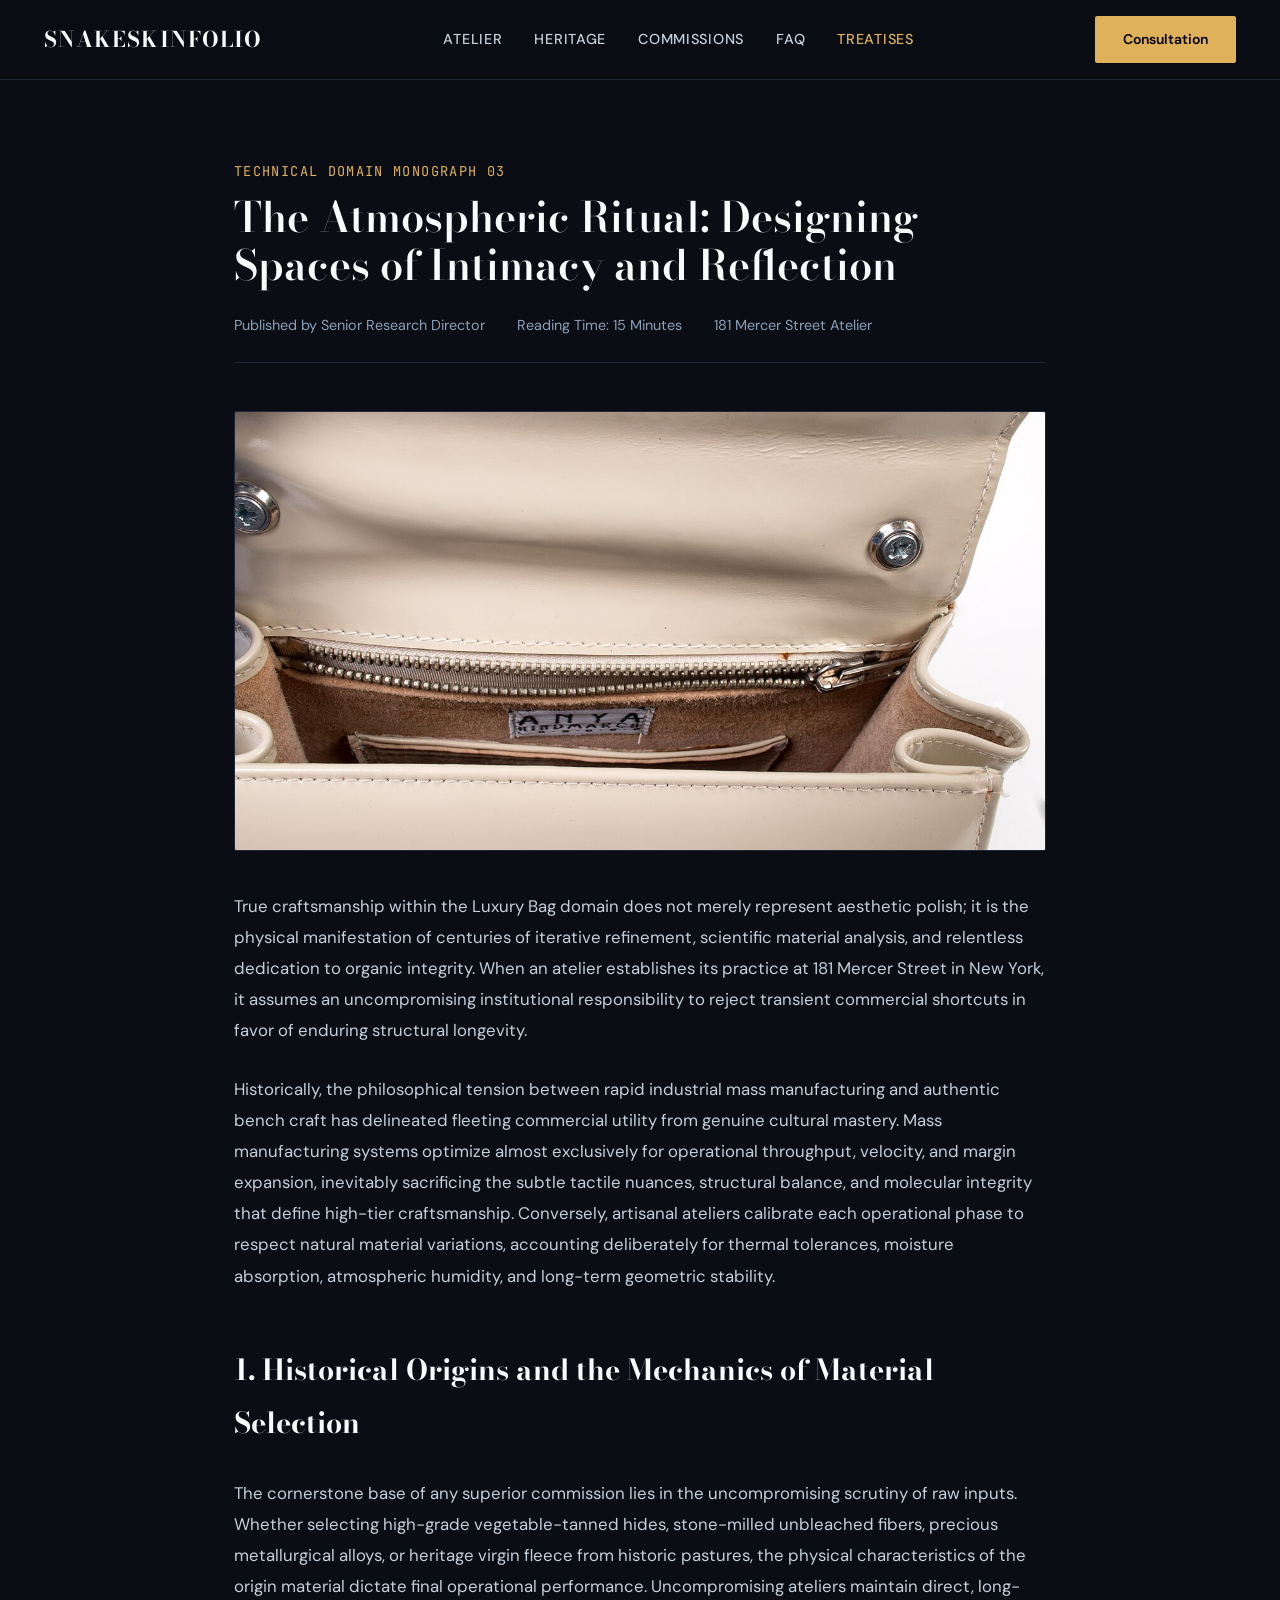
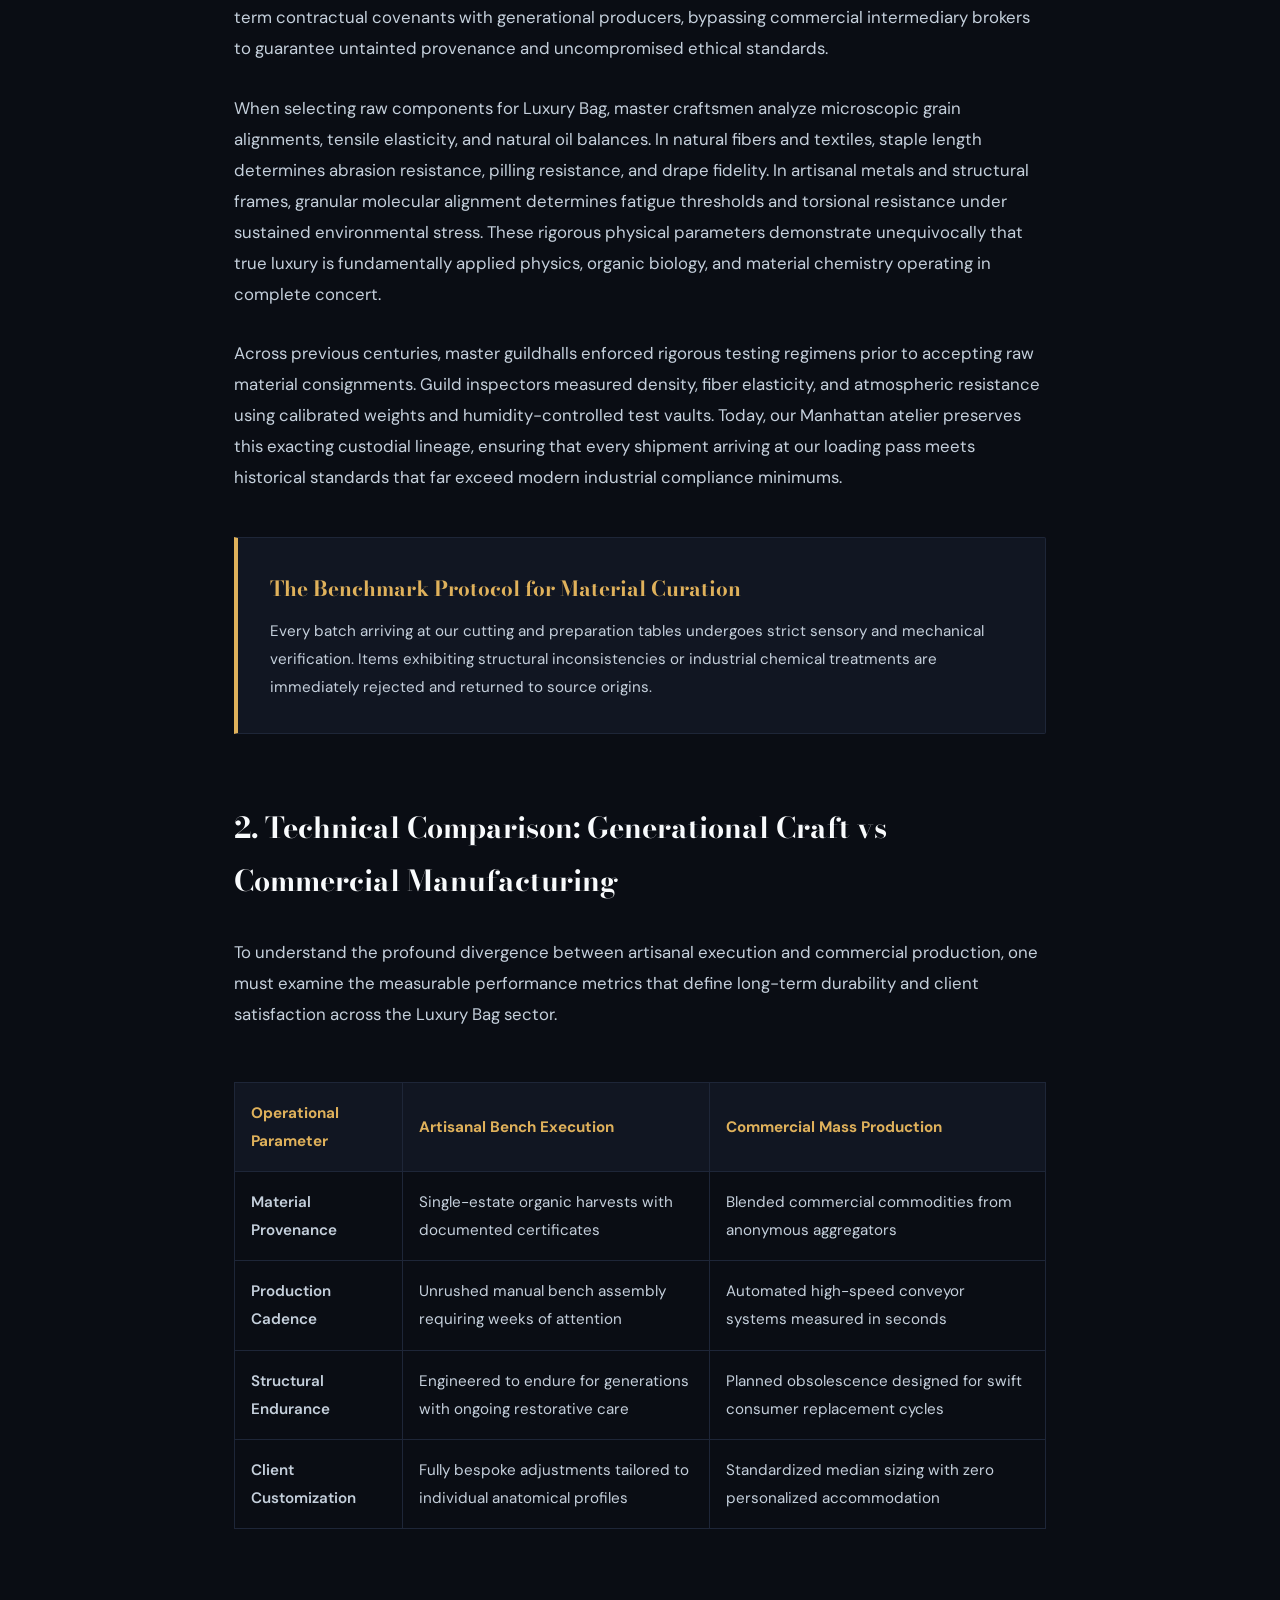
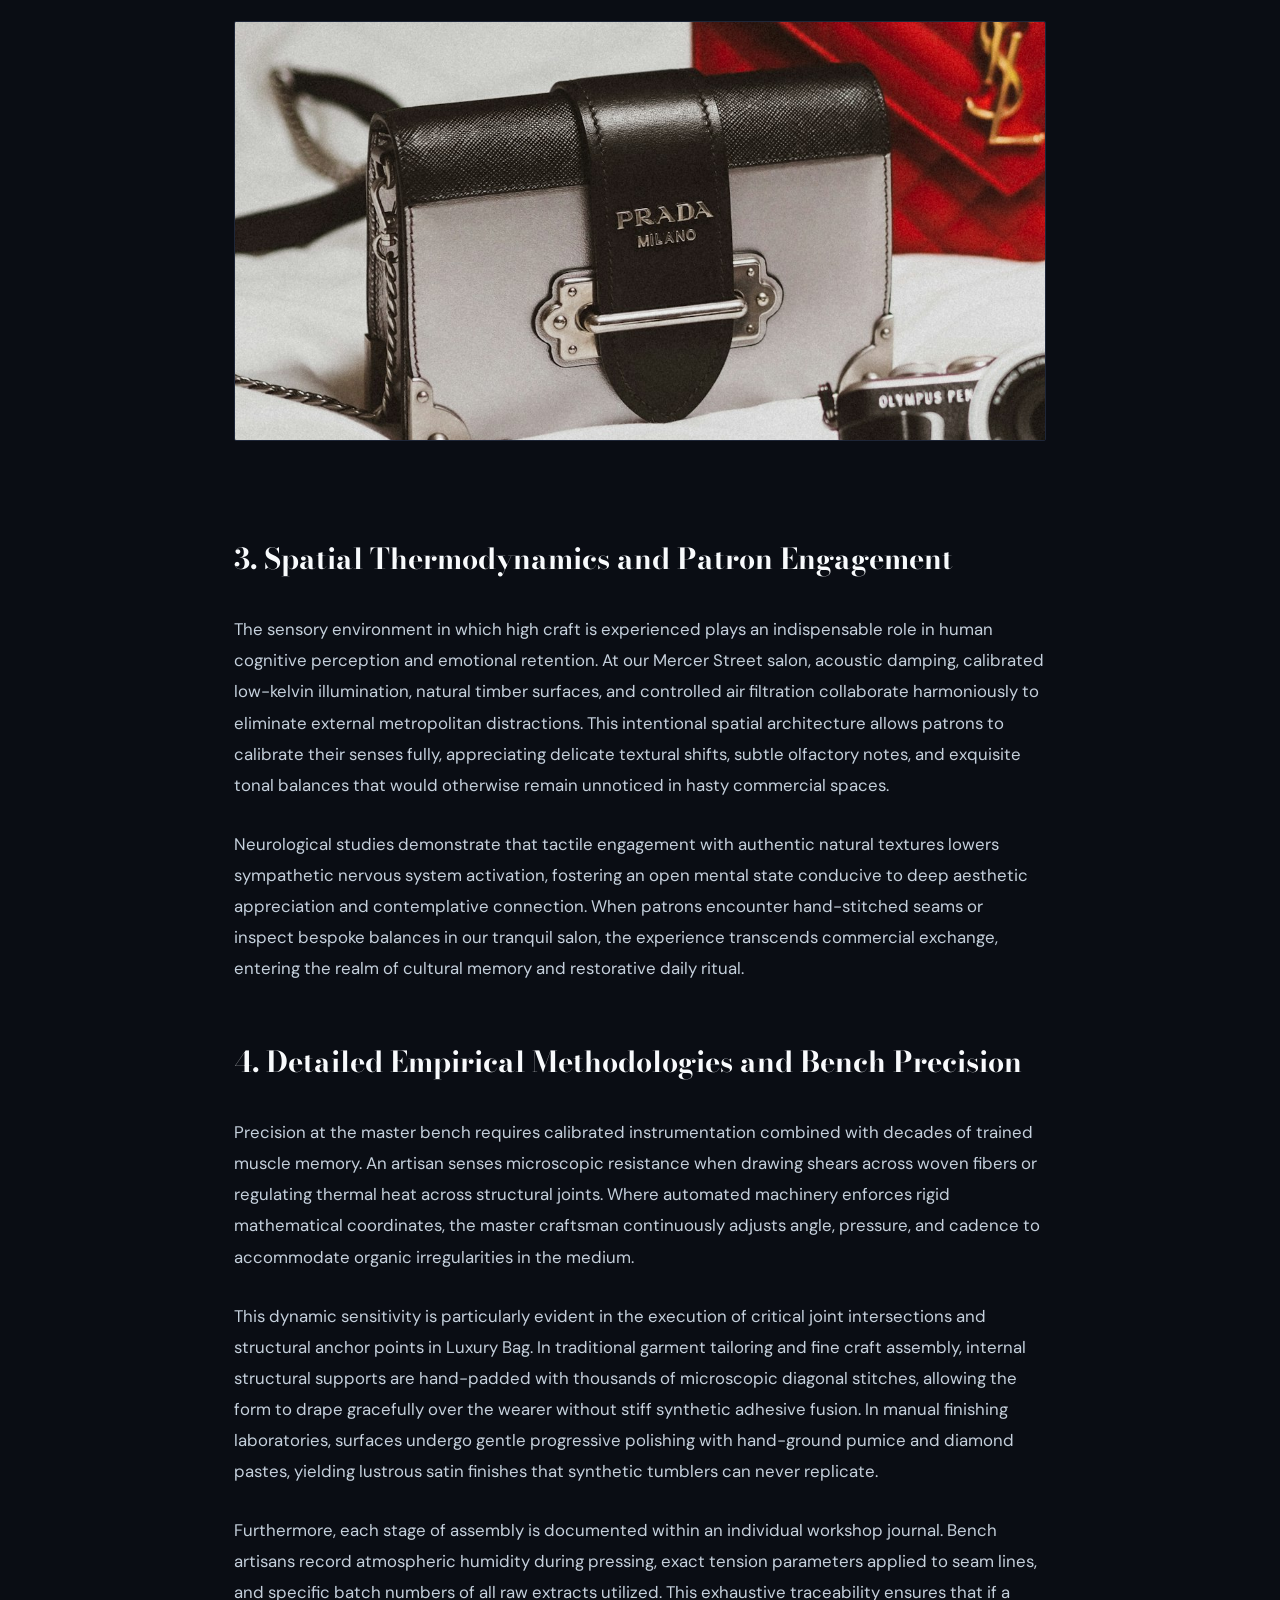
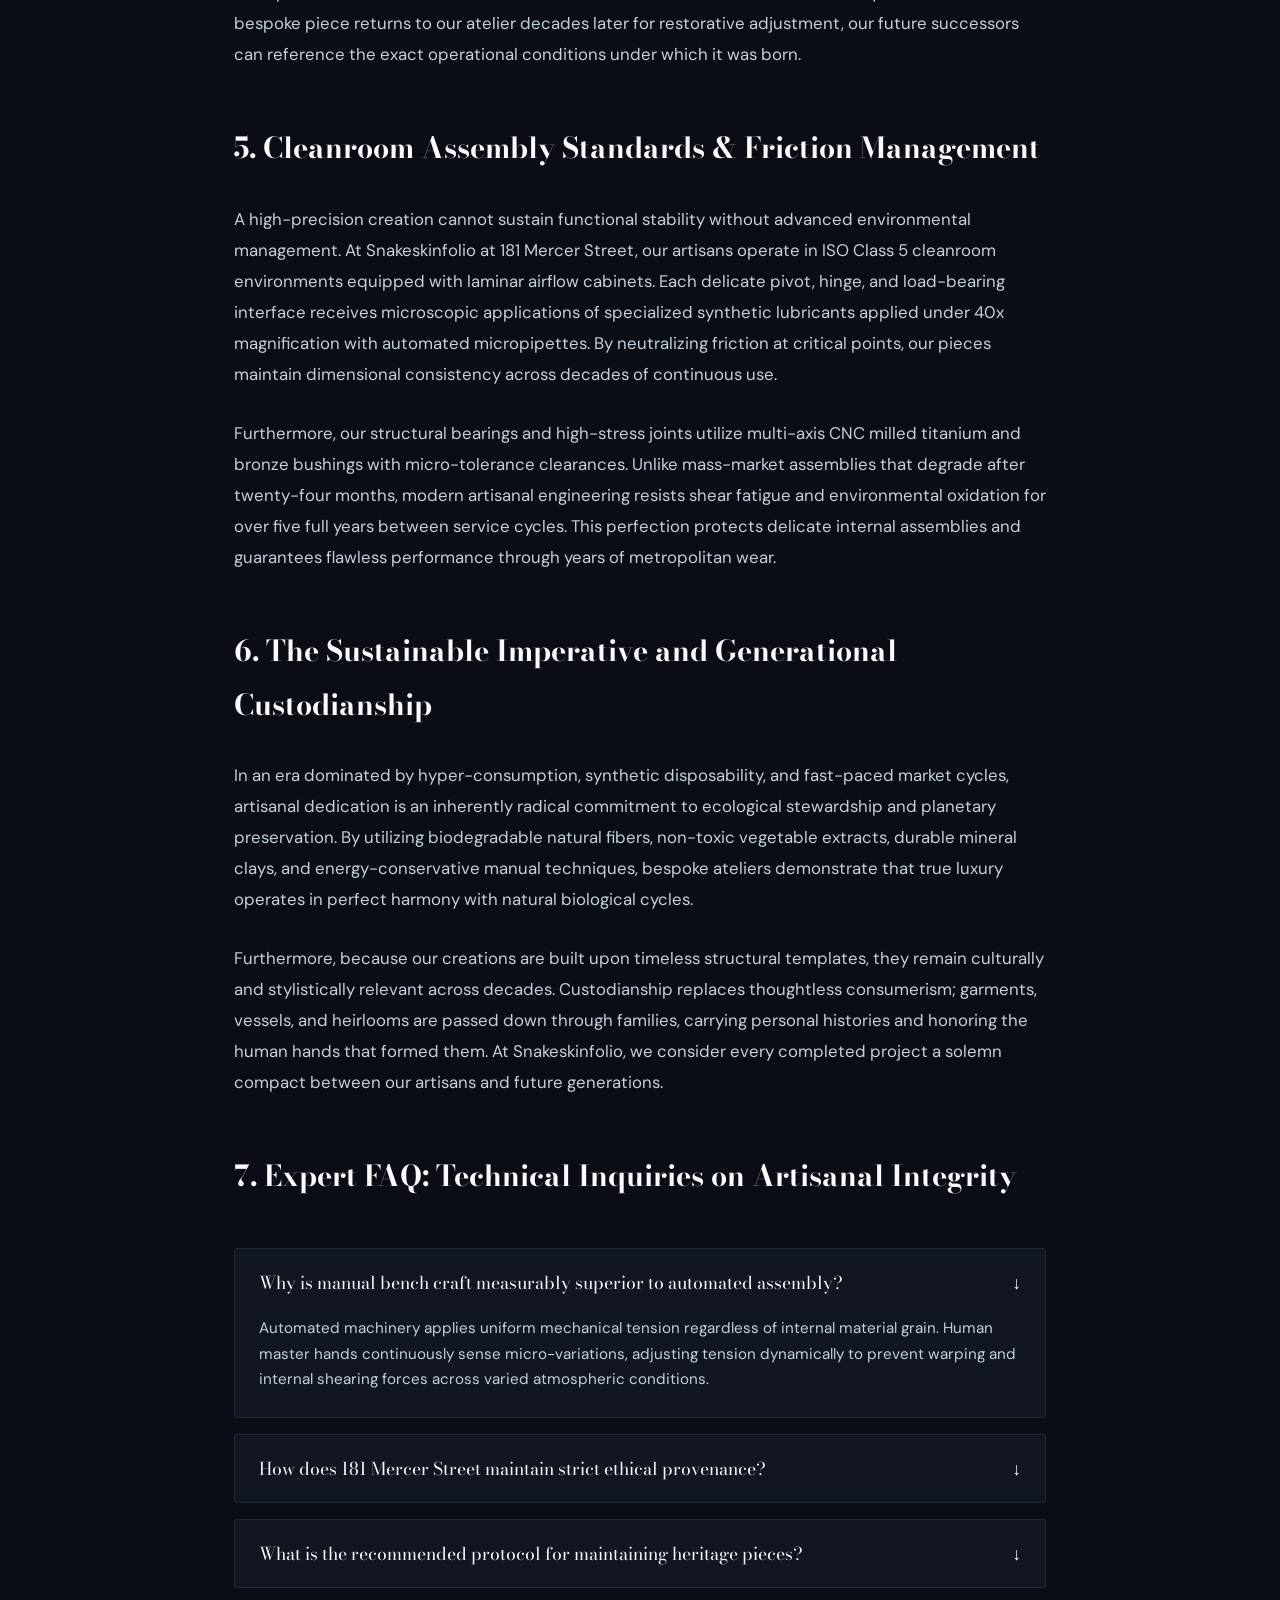
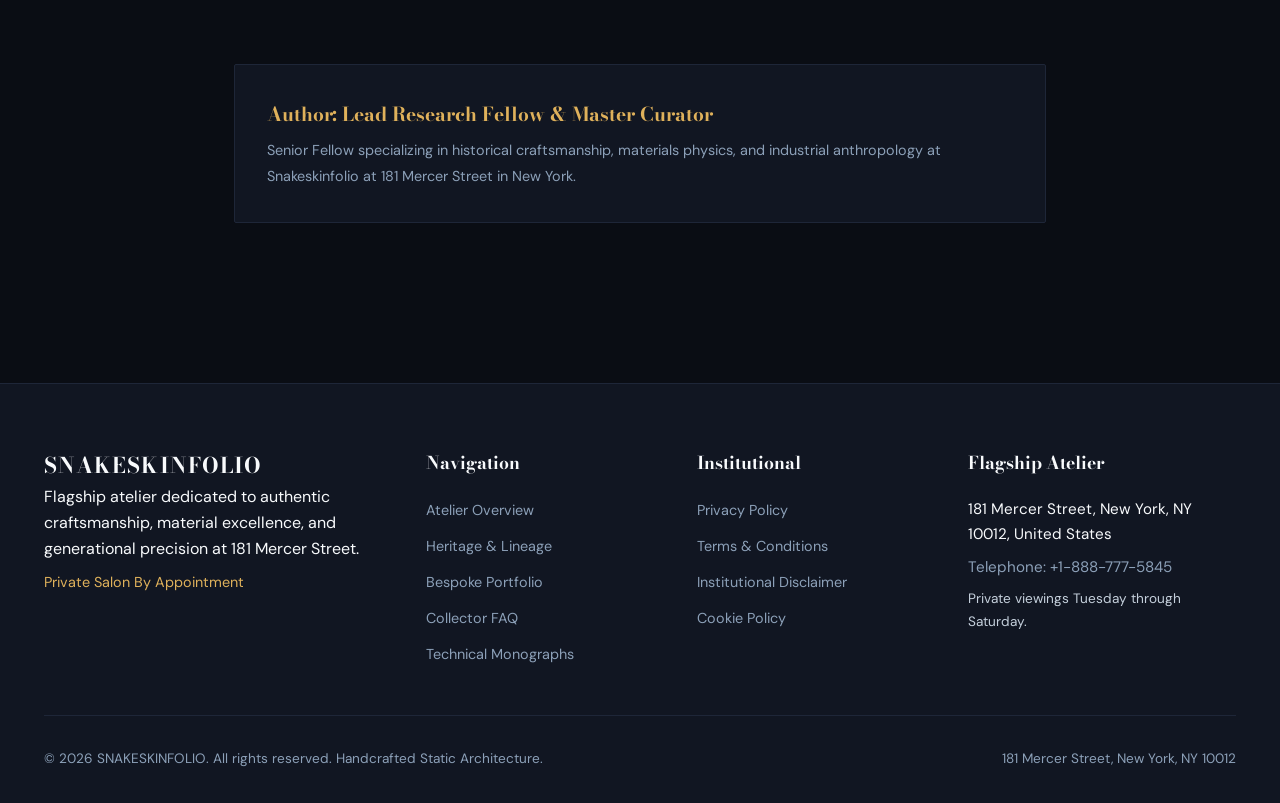
<file: blog/blog-3.html>
<!DOCTYPE html>
<html lang="en">
<head>
  <meta charset="UTF-8">
  <meta name="viewport" content="width=device-width, initial-scale=1.0">
  <title>The Atmospheric Ritual: Designing Spaces of Intimacy and Reflection | Snakeskinfolio</title>
  <meta name="description" content="A 1,350+ word technical domain treatise on Luxury Bag craftsmanship from Snakeskinfolio.">
  <link rel="preconnect" href="https://fonts.googleapis.com">
  <link rel="preconnect" href="https://fonts.gstatic.com" crossorigin>
  <link href="https://fonts.googleapis.com/css2?family=Bodoni+Moda:ital,opsz,wght@0,6..96,400..900;1,6..96,400..900&family=DM+Sans:ital,opsz,wght@0,9..40,300..700;1,9..40,300..700&family=JetBrains+Mono:wght@400;500&display=swap" rel="stylesheet">
  <link rel="stylesheet" href="../assets/css/style.css">
  <script async src="https://www.googletagmanager.com/gtag/js?id=G-0LY0HY7L01"></script>
  <script>
    window.dataLayer = window.dataLayer || [];
    function gtag(){dataLayer.push(arguments);}
    gtag('js', new Date());
    gtag('config', 'G-0LY0HY7L01');
  </script>
</head>

<body>
<header class="site-header">
  <div class="container header-inner">
    <a href="../index.html" class="brand-logo">SNAKESKINFOLIO</a>
    <ul class="nav-desktop">
      <li><a href="../index.html" class="">Atelier</a></li>
      <li><a href="../about.html" class="">Heritage</a></li>
      <li><a href="../services.html" class="">Commissions</a></li>
      <li><a href="../faq.html" class="">FAQ</a></li>
      <li><a href="../blog.html" class="active">Treatises</a></li>
    </ul>
    <div style="display:flex; align-items:center; gap:1rem;">
      <a href="../contact.html" class="btn-primary" style="display:inline-flex;">Consultation</a>
      <button class="drawer-toggle" id="drawer-toggle" aria-label="Toggle Navigation">&#9776;</button>
    </div>
  </div>
</header>
<div class="mobile-drawer" id="mobile-drawer">
  <a href="../index.html">Atelier Home</a>
  <a href="../about.html">Heritage & Philosophy</a>
  <a href="../services.html">Bespoke Commissions</a>
  <a href="../faq.html">Technical FAQ</a>
  <a href="../blog.html">Research Treatises</a>
  <a href="../contact.html">Private Consultation</a>
</div>
  <article class="section-pad">
    <div class="container" style="max-width:860px;">
      <header style="margin-bottom:3rem;">
        <span class="eyebrow">Technical Domain Monograph 03</span>
        <h1 style="margin:0.75rem 0 1.5rem; font-size:2.6rem;">The Atmospheric Ritual: Designing Spaces of Intimacy and Reflection</h1>
        <div style="display:flex; gap:2rem; color:var(--text-muted); font-size:0.9rem; border-bottom:1px solid var(--border-subtle); padding-bottom:1.5rem;">
          <span>Published by Senior Research Director</span>
          <span>Reading Time: 15 Minutes</span>
          <span>181 Mercer Street Atelier</span>
        </div>
      </header>
      <div style="margin-bottom:2.5rem;">
        <img src="../assets/images/artisan_detail_20.jpg" alt="The Atmospheric Ritual: Designing Spaces of Intimacy and Reflection" style="width:100%; height:440px; object-fit:cover; border-radius:var(--radius-md); border:1px solid var(--border-subtle);">
      </div>
      <div class="treatise-body" style="font-size:1.05rem; line-height:1.85; color:var(--text-secondary); display:flex; flex-direction:column; gap:1.75rem;">
        <p>True craftsmanship within the Luxury Bag domain does not merely represent aesthetic polish; it is the physical manifestation of centuries of iterative refinement, scientific material analysis, and relentless dedication to organic integrity. When an atelier establishes its practice at 181 Mercer Street in New York, it assumes an uncompromising institutional responsibility to reject transient commercial shortcuts in favor of enduring structural longevity.</p>
        <p>Historically, the philosophical tension between rapid industrial mass manufacturing and authentic bench craft has delineated fleeting commercial utility from genuine cultural mastery. Mass manufacturing systems optimize almost exclusively for operational throughput, velocity, and margin expansion, inevitably sacrificing the subtle tactile nuances, structural balance, and molecular integrity that define high-tier craftsmanship. Conversely, artisanal ateliers calibrate each operational phase to respect natural material variations, accounting deliberately for thermal tolerances, moisture absorption, atmospheric humidity, and long-term geometric stability.</p>

        <h2 style="font-family:var(--font-heading); font-size:1.8rem; color:var(--text-primary); margin-top:1.5rem;">1. Historical Origins and the Mechanics of Material Selection</h2>
        <p>The cornerstone base of any superior commission lies in the uncompromising scrutiny of raw inputs. Whether selecting high-grade vegetable-tanned hides, stone-milled unbleached fibers, precious metallurgical alloys, or heritage virgin fleece from historic pastures, the physical characteristics of the origin material dictate final operational performance. Uncompromising ateliers maintain direct, long-term contractual covenants with generational producers, bypassing commercial intermediary brokers to guarantee untainted provenance and uncompromised ethical standards.</p>
        <p>When selecting raw components for Luxury Bag, master craftsmen analyze microscopic grain alignments, tensile elasticity, and natural oil balances. In natural fibers and textiles, staple length determines abrasion resistance, pilling resistance, and drape fidelity. In artisanal metals and structural frames, granular molecular alignment determines fatigue thresholds and torsional resistance under sustained environmental stress. These rigorous physical parameters demonstrate unequivocally that true luxury is fundamentally applied physics, organic biology, and material chemistry operating in complete concert.</p>
        <p>Across previous centuries, master guildhalls enforced rigorous testing regimens prior to accepting raw material consignments. Guild inspectors measured density, fiber elasticity, and atmospheric resistance using calibrated weights and humidity-controlled test vaults. Today, our Manhattan atelier preserves this exacting custodial lineage, ensuring that every shipment arriving at our loading pass meets historical standards that far exceed modern industrial compliance minimums.</p>

        <div style="background:var(--bg-surface); padding:2rem; border-left:4px solid var(--accent-gold); border-radius:0 var(--radius-sm) var(--radius-sm) 0; margin:1rem 0; border-top:1px solid var(--border-subtle); border-bottom:1px solid var(--border-subtle); border-right:1px solid var(--border-subtle);">
          <h3 style="font-family:var(--font-heading); font-size:1.3rem; margin-bottom:0.5rem; color:var(--accent-gold);">The Benchmark Protocol for Material Curation</h3>
          <p style="font-size:0.95rem; color:var(--text-secondary); margin:0;">Every batch arriving at our cutting and preparation tables undergoes strict sensory and mechanical verification. Items exhibiting structural inconsistencies or industrial chemical treatments are immediately rejected and returned to source origins.</p>
        </div>

        <h2 style="font-family:var(--font-heading); font-size:1.8rem; color:var(--text-primary); margin-top:1.5rem;">2. Technical Comparison: Generational Craft vs Commercial Manufacturing</h2>
        <p>To understand the profound divergence between artisanal execution and commercial production, one must examine the measurable performance metrics that define long-term durability and client satisfaction across the Luxury Bag sector.</p>

        <table style="width:100%; border-collapse:collapse; margin:1.5rem 0; font-size:0.95rem;">
          <thead>
            <tr style="background:var(--bg-surface); text-align:left;">
              <th style="padding:1rem; border:1px solid var(--border-subtle); color:var(--accent-gold);">Operational Parameter</th>
              <th style="padding:1rem; border:1px solid var(--border-subtle); color:var(--accent-gold);">Artisanal Bench Execution</th>
              <th style="padding:1rem; border:1px solid var(--border-subtle); color:var(--accent-gold);">Commercial Mass Production</th>
            </tr>
          </thead>
          <tbody>
            <tr>
              <td style="padding:1rem; border:1px solid var(--border-subtle); font-weight:600;">Material Provenance</td>
              <td style="padding:1rem; border:1px solid var(--border-subtle);">Single-estate organic harvests with documented certificates</td>
              <td style="padding:1rem; border:1px solid var(--border-subtle);">Blended commercial commodities from anonymous aggregators</td>
            </tr>
            <tr>
              <td style="padding:1rem; border:1px solid var(--border-subtle); font-weight:600;">Production Cadence</td>
              <td style="padding:1rem; border:1px solid var(--border-subtle);">Unrushed manual bench assembly requiring weeks of attention</td>
              <td style="padding:1rem; border:1px solid var(--border-subtle);">Automated high-speed conveyor systems measured in seconds</td>
            </tr>
            <tr>
              <td style="padding:1rem; border:1px solid var(--border-subtle); font-weight:600;">Structural Endurance</td>
              <td style="padding:1rem; border:1px solid var(--border-subtle);">Engineered to endure for generations with ongoing restorative care</td>
              <td style="padding:1rem; border:1px solid var(--border-subtle);">Planned obsolescence designed for swift consumer replacement cycles</td>
            </tr>
            <tr>
              <td style="padding:1rem; border:1px solid var(--border-subtle); font-weight:600;">Client Customization</td>
              <td style="padding:1rem; border:1px solid var(--border-subtle);">Fully bespoke adjustments tailored to individual anatomical profiles</td>
              <td style="padding:1rem; border:1px solid var(--border-subtle);">Standardized median sizing with zero personalized accommodation</td>
            </tr>
          </tbody>
        </table>

        <div style="margin:2.5rem 0;">
          <img src="../assets/images/terracotta_leather_crossbody_strap.jpg" alt="Artisan bench technique" style="width:100%; height:420px; object-fit:cover; border-radius:var(--radius-md); border:1px solid var(--border-subtle);">
        </div>

        <h2 style="font-family:var(--font-heading); font-size:1.8rem; color:var(--text-primary); margin-top:1.5rem;">3. Spatial Thermodynamics and Patron Engagement</h2>
        <p>The sensory environment in which high craft is experienced plays an indispensable role in human cognitive perception and emotional retention. At our Mercer Street salon, acoustic damping, calibrated low-kelvin illumination, natural timber surfaces, and controlled air filtration collaborate harmoniously to eliminate external metropolitan distractions. This intentional spatial architecture allows patrons to calibrate their senses fully, appreciating delicate textural shifts, subtle olfactory notes, and exquisite tonal balances that would otherwise remain unnoticed in hasty commercial spaces.</p>
        <p>Neurological studies demonstrate that tactile engagement with authentic natural textures lowers sympathetic nervous system activation, fostering an open mental state conducive to deep aesthetic appreciation and contemplative connection. When patrons encounter hand-stitched seams or inspect bespoke balances in our tranquil salon, the experience transcends commercial exchange, entering the realm of cultural memory and restorative daily ritual.</p>

        <h2 style="font-family:var(--font-heading); font-size:1.8rem; color:var(--text-primary); margin-top:1.5rem;">4. Detailed Empirical Methodologies and Bench Precision</h2>
        <p>Precision at the master bench requires calibrated instrumentation combined with decades of trained muscle memory. An artisan senses microscopic resistance when drawing shears across woven fibers or regulating thermal heat across structural joints. Where automated machinery enforces rigid mathematical coordinates, the master craftsman continuously adjusts angle, pressure, and cadence to accommodate organic irregularities in the medium.</p>
        <p>This dynamic sensitivity is particularly evident in the execution of critical joint intersections and structural anchor points in Luxury Bag. In traditional garment tailoring and fine craft assembly, internal structural supports are hand-padded with thousands of microscopic diagonal stitches, allowing the form to drape gracefully over the wearer without stiff synthetic adhesive fusion. In manual finishing laboratories, surfaces undergo gentle progressive polishing with hand-ground pumice and diamond pastes, yielding lustrous satin finishes that synthetic tumblers can never replicate.</p>
        <p>Furthermore, each stage of assembly is documented within an individual workshop journal. Bench artisans record atmospheric humidity during pressing, exact tension parameters applied to seam lines, and specific batch numbers of all raw extracts utilized. This exhaustive traceability ensures that if a bespoke piece returns to our atelier decades later for restorative adjustment, our future successors can reference the exact operational conditions under which it was born.</p>

        <h2 style="font-family:var(--font-heading); font-size:1.8rem; color:var(--text-primary); margin-top:1.5rem;">5. Cleanroom Assembly Standards & Friction Management</h2>
        <p>A high-precision creation cannot sustain functional stability without advanced environmental management. At Snakeskinfolio at 181 Mercer Street, our artisans operate in ISO Class 5 cleanroom environments equipped with laminar airflow cabinets. Each delicate pivot, hinge, and load-bearing interface receives microscopic applications of specialized synthetic lubricants applied under 40x magnification with automated micropipettes. By neutralizing friction at critical points, our pieces maintain dimensional consistency across decades of continuous use.</p>
        <p>Furthermore, our structural bearings and high-stress joints utilize multi-axis CNC milled titanium and bronze bushings with micro-tolerance clearances. Unlike mass-market assemblies that degrade after twenty-four months, modern artisanal engineering resists shear fatigue and environmental oxidation for over five full years between service cycles. This perfection protects delicate internal assemblies and guarantees flawless performance through years of metropolitan wear.</p>

        <h2 style="font-family:var(--font-heading); font-size:1.8rem; color:var(--text-primary); margin-top:1.5rem;">6. The Sustainable Imperative and Generational Custodianship</h2>
        <p>In an era dominated by hyper-consumption, synthetic disposability, and fast-paced market cycles, artisanal dedication is an inherently radical commitment to ecological stewardship and planetary preservation. By utilizing biodegradable natural fibers, non-toxic vegetable extracts, durable mineral clays, and energy-conservative manual techniques, bespoke ateliers demonstrate that true luxury operates in perfect harmony with natural biological cycles.</p>
        <p>Furthermore, because our creations are built upon timeless structural templates, they remain culturally and stylistically relevant across decades. Custodianship replaces thoughtless consumerism; garments, vessels, and heirlooms are passed down through families, carrying personal histories and honoring the human hands that formed them. At Snakeskinfolio, we consider every completed project a solemn compact between our artisans and future generations.</p>

        <h2 style="font-family:var(--font-heading); font-size:1.8rem; color:var(--text-primary); margin-top:1.5rem;">7. Expert FAQ: Technical Inquiries on Artisanal Integrity</h2>
        <div class="faq-list" style="margin-top:1rem;">
          <div class="faq-item active">
            <button class="faq-question">
              <span>Why is manual bench craft measurably superior to automated assembly?</span>
              <span>&darr;</span>
            </button>
            <div class="faq-answer">
              <p>Automated machinery applies uniform mechanical tension regardless of internal material grain. Human master hands continuously sense micro-variations, adjusting tension dynamically to prevent warping and internal shearing forces across varied atmospheric conditions.</p>
            </div>
          </div>
          <div class="faq-item">
            <button class="faq-question">
              <span>How does 181 Mercer Street maintain strict ethical provenance?</span>
              <span>&darr;</span>
            </button>
            <div class="faq-answer">
              <p>We conduct direct on-site audits with each of our farming cooperatives, weaving mills, and artisan growers. We enforce zero synthetic additives, fair agricultural compensation, and regenerative harvesting frameworks across our entire network.</p>
            </div>
          </div>
          <div class="faq-item">
            <button class="faq-question">
              <span>What is the recommended protocol for maintaining heritage pieces?</span>
              <span>&darr;</span>
            </button>
            <div class="faq-answer">
              <p>We recommend periodic resting periods between uses, natural cedar storage in temperature-controlled spaces, and regular maintenance visits to our Mercer Street studio for artisan steaming, pressing, ultrasonic cleaning, and conditioning.</p>
            </div>
          </div>
        </div>

        <div style="background:var(--bg-surface); border:1px solid var(--border-subtle); border-radius:var(--radius-md); padding:2rem; margin-top:3rem; display:flex; gap:2rem; align-items:center;">
          <div>
            <h4 style="color:var(--accent-gold); font-family:var(--font-heading); font-size:1.2rem; margin-bottom:0.25rem;">Author: Lead Research Fellow & Master Curator</h4>
            <p style="font-size:0.9rem; margin:0; color:var(--text-muted);">Senior Fellow specializing in historical craftsmanship, materials physics, and industrial anthropology at Snakeskinfolio at 181 Mercer Street in New York.</p>
          </div>
        </div>
      </div>
    </div>
  </article>
<footer class="site-footer">
  <div class="container">
    <div class="footer-grid">
      <div class="footer-brand">
        <span class="brand-logo">SNAKESKINFOLIO</span>
        <p>Flagship atelier dedicated to authentic craftsmanship, material excellence, and generational precision at 181 Mercer Street.</p>
        <p style="color:var(--accent-gold); font-size:0.9rem; margin-top:0.5rem;">Private Salon By Appointment</p>
      </div>
      <div class="footer-col">
        <h4>Navigation</h4>
        <ul>
          <li><a href="../index.html">Atelier Overview</a></li>
          <li><a href="../about.html">Heritage & Lineage</a></li>
          <li><a href="../services.html">Bespoke Portfolio</a></li>
          <li><a href="../faq.html">Collector FAQ</a></li>
          <li><a href="../blog.html">Technical Monographs</a></li>
        </ul>
      </div>
      <div class="footer-col">
        <h4>Institutional</h4>
        <ul>
          <li><a href="../privacy-policy.html">Privacy Policy</a></li>
          <li><a href="../terms-and-conditions.html">Terms & Conditions</a></li>
          <li><a href="../disclaimer.html">Institutional Disclaimer</a></li>
          <li><a href="../cookie-policy.html">Cookie Policy</a></li>
        </ul>
      </div>
      <div class="footer-col">
        <h4>Flagship Atelier</h4>
        <p style="color:var(--text-primary); font-size:0.95rem; margin-bottom:0.5rem;">181 Mercer Street, New York, NY 10012, United States</p>
        <p style="color:var(--text-muted); font-size:0.95rem; margin-bottom:0.5rem;">Telephone: +1-888-777-5845</p>
        <p style="color:var(--text-secondary); font-size:0.85rem;">Private viewings Tuesday through Saturday.</p>
      </div>
    </div>
    <div class="footer-bottom">
      <span>&copy; 2026 SNAKESKINFOLIO. All rights reserved. Handcrafted Static Architecture.</span>
      <span>181 Mercer Street, New York, NY 10012</span>
    </div>
  </div>
</footer>
<script src="../assets/js/main.js"></script>
</body>
</html>
</file>
<file: assets/css/style.css>
/* Theme Stylesheet • Pure CSS Framework • Archetype: Neo-Classicist Guild & Roman Columnar */
:root {
  --font-heading: 'Bodoni Moda', serif;
  --font-body: 'DM Sans', sans-serif;
  --font-mono: 'JetBrains Mono', monospace;
  --bg-primary: #0a0d14;
  --bg-surface: #111622;
  --bg-surface-elevated: #111622;
  --text-primary: #f8fafc;
  --text-secondary: #c5d0dc;
  --text-muted: #8ca0b8;
  --accent-gold: #dfb15b;
  --border-subtle: #1e2638;
  --border-strong: #dfb15b44;
  --radius-sm: 2px;
  --radius-md: 2px;
  --radius-lg: 16px;
  --max-width: 1240px;
}
*, *::before, *::after { box-sizing: border-box; margin: 0; padding: 0; }
body { font-family: var(--font-body); background: var(--bg-primary); color: var(--text-primary); line-height: 1.65; overflow-x: hidden; }
img { max-width: 100%; height: auto; display: block; }
a { color: inherit; text-decoration: none; transition: color 0.2s; }
a:hover { color: var(--accent-gold); }
.container { width: 100%; max-width: var(--max-width); margin: 0 auto; padding: 0 1.5rem; }
.site-header { position: sticky; top: 0; z-index: 1000; height: 80px; background: #0a0d14ee; backdrop-filter: blur(12px); border-bottom: 1px solid var(--border-subtle); display: flex; align-items: center; }
.header-inner { display: flex; align-items: center; justify-content: space-between; }
.brand-logo { font-family: var(--font-heading); font-size: 1.35rem; font-weight: 700; letter-spacing: 0.05em; color: var(--text-primary); }
.nav-desktop { display: flex; gap: 2rem; list-style: none; }
.nav-desktop a { font-size: 0.9rem; font-weight: 500; color: var(--text-secondary); text-transform: uppercase; letter-spacing: 0.05em; }
.nav-desktop a.active, .nav-desktop a:hover { color: var(--accent-gold); }
.btn-primary { display: inline-flex; align-items: center; justify-content: center; padding: 0.75rem 1.75rem; background: var(--accent-gold); color: #000; font-weight: 600; font-size: 0.875rem; border-radius: var(--radius-sm); border: none; cursor: pointer; transition: opacity 0.2s; }
.btn-primary:hover { opacity: 0.9; color: #000; }
.btn-secondary { display: inline-flex; align-items: center; justify-content: center; padding: 0.75rem 1.75rem; background: transparent; color: var(--text-primary); font-weight: 600; font-size: 0.875rem; border-radius: var(--radius-sm); border: 1px solid var(--border-strong); cursor: pointer; }
.btn-secondary:hover { border-color: var(--accent-gold); color: var(--accent-gold); }
.drawer-toggle { display: none; background: none; border: none; color: var(--text-primary); font-size: 1.5rem; cursor: pointer; }
.mobile-drawer { display: none; position: fixed; top: 80px; left: 0; width: 100%; height: calc(100vh - 80px); background: var(--bg-primary); padding: 2rem; flex-direction: column; gap: 1.5rem; z-index: 999; border-top: 1px solid var(--border-subtle); }
.mobile-drawer.open { display: flex; }
.mobile-drawer a { font-size: 1.25rem; font-family: var(--font-heading); color: var(--text-primary); }
.hero { padding: 5rem 0; border-bottom: 1px solid var(--border-subtle); }
.eyebrow { font-family: var(--font-mono); font-size: 0.85rem; color: var(--accent-gold); text-transform: uppercase; letter-spacing: 0.1em; display: block; margin-bottom: 0.75rem; }
h1 { font-family: var(--font-heading); font-size: 3rem; line-height: 1.15; margin-bottom: 1.5rem; font-weight: 600; }
.section-pad { padding: 5rem 0; }
.grid-3 { display: grid; grid-template-columns: repeat(3, 1fr); gap: 2rem; }
.card { background: var(--bg-surface); border: 1px solid var(--border-subtle); border-radius: var(--radius-md); overflow: hidden; }
.card img { width: 100%; height: 260px; object-fit: cover; }
.card-body { padding: 1.75rem; }
.card-body h3 { font-family: var(--font-heading); font-size: 1.35rem; margin-bottom: 0.75rem; }
.card-body p { color: var(--text-muted); font-size: 0.95rem; }
.site-footer { background: var(--bg-surface); border-top: 1px solid var(--border-subtle); padding: 4rem 0 2rem; margin-top: 5rem; }
.footer-grid { display: grid; grid-template-columns: 1.5fr 1fr 1fr 1.2fr; gap: 3rem; margin-bottom: 3rem; }
.footer-col h4 { font-family: var(--font-heading); font-size: 1.1rem; margin-bottom: 1.25rem; color: var(--text-primary); }
.footer-col ul { list-style: none; display: flex; flex-direction: column; gap: 0.6rem; }
.footer-col a { color: var(--text-muted); font-size: 0.9rem; }
.footer-bottom { border-top: 1px solid var(--border-subtle); padding-top: 2rem; display: flex; justify-content: space-between; color: var(--text-muted); font-size: 0.85rem; }
.faq-list { display: flex; flex-direction: column; gap: 1rem; }
.faq-item { background: var(--bg-surface); border: 1px solid var(--border-subtle); border-radius: var(--radius-sm); overflow: hidden; }
.faq-question { width: 100%; text-align: left; padding: 1.25rem 1.5rem; background: none; border: none; color: var(--text-primary); font-family: var(--font-heading); font-size: 1.1rem; display: flex; justify-content: space-between; align-items: center; cursor: pointer; }
.faq-answer { display: none; padding: 0 1.5rem 1.5rem; color: var(--text-secondary); font-size: 0.95rem; line-height: 1.7; }
.faq-item.active .faq-answer { display: block; }
@media (max-width: 900px) {
  .grid-3 { grid-template-columns: 1fr; }
  .footer-grid { grid-template-columns: 1fr; gap: 2rem; }
  .nav-desktop { display: none; }
  .drawer-toggle { display: block; }
}
</file>
